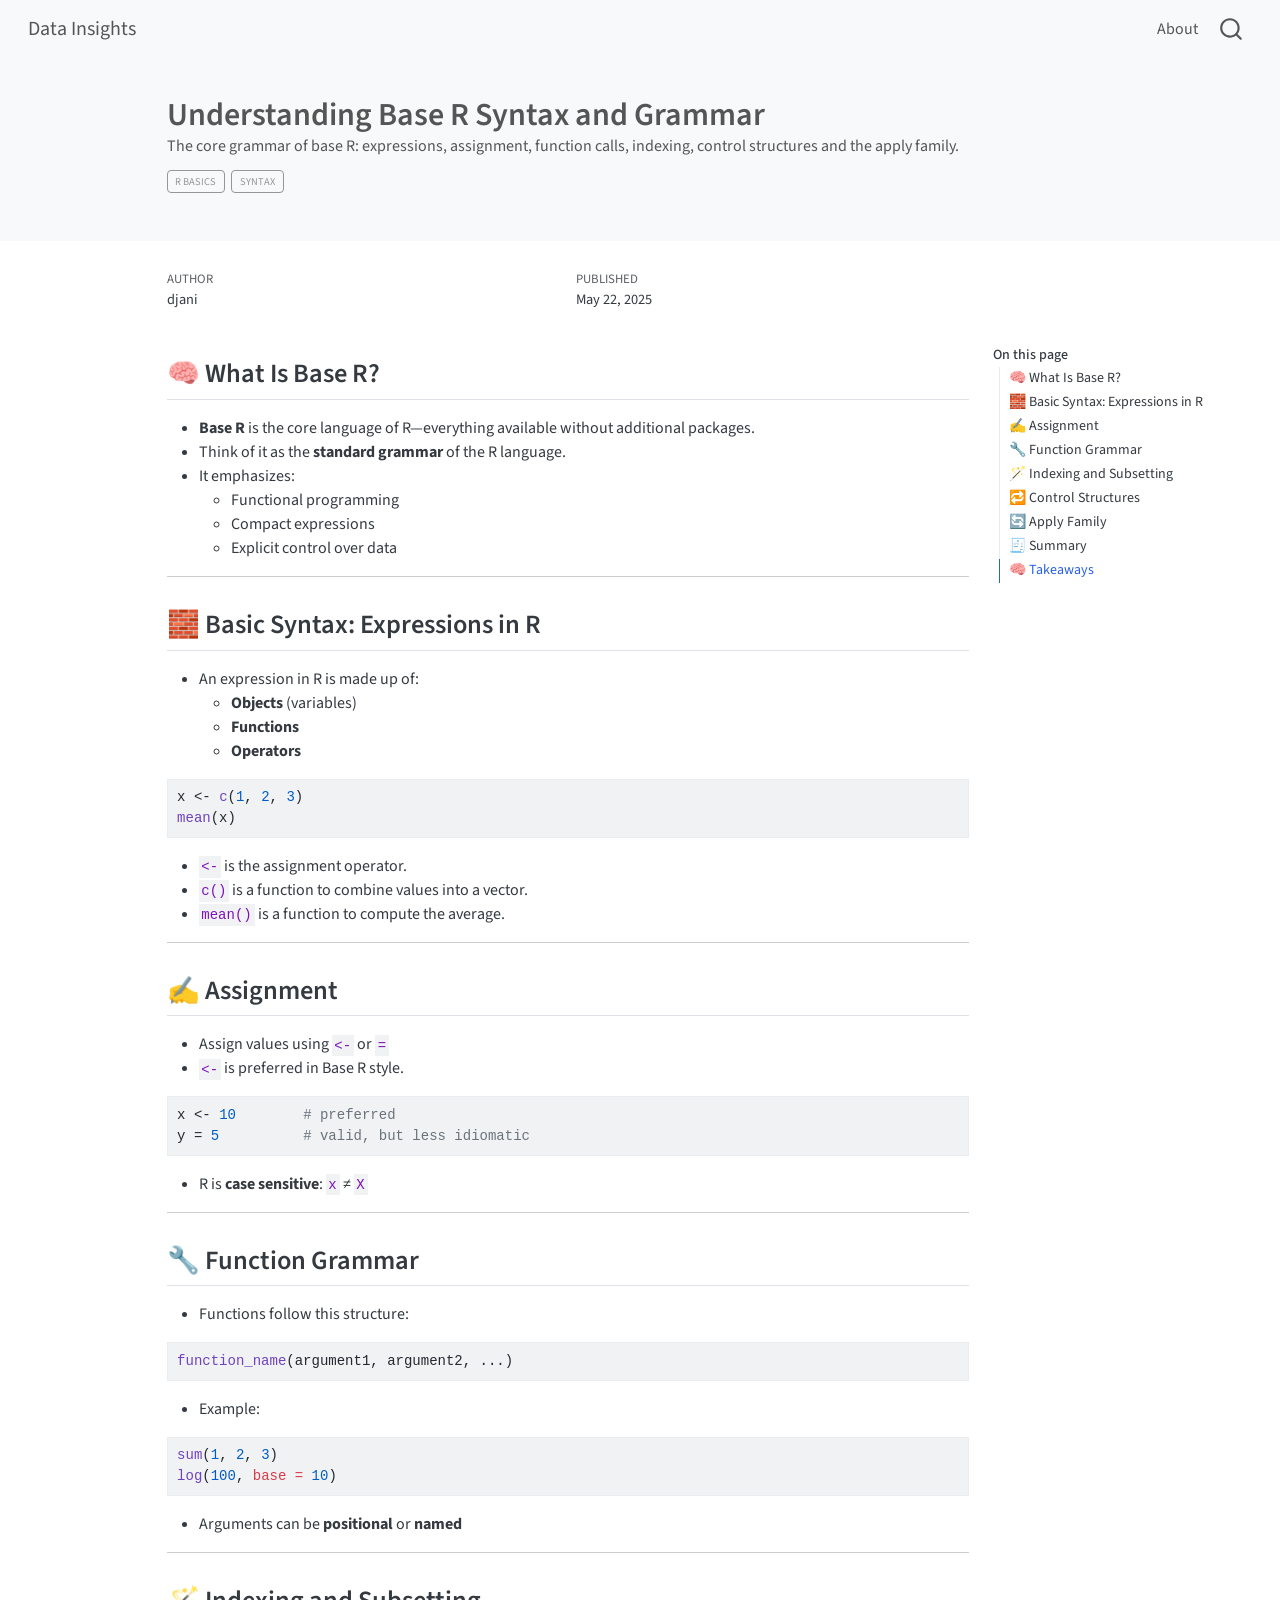
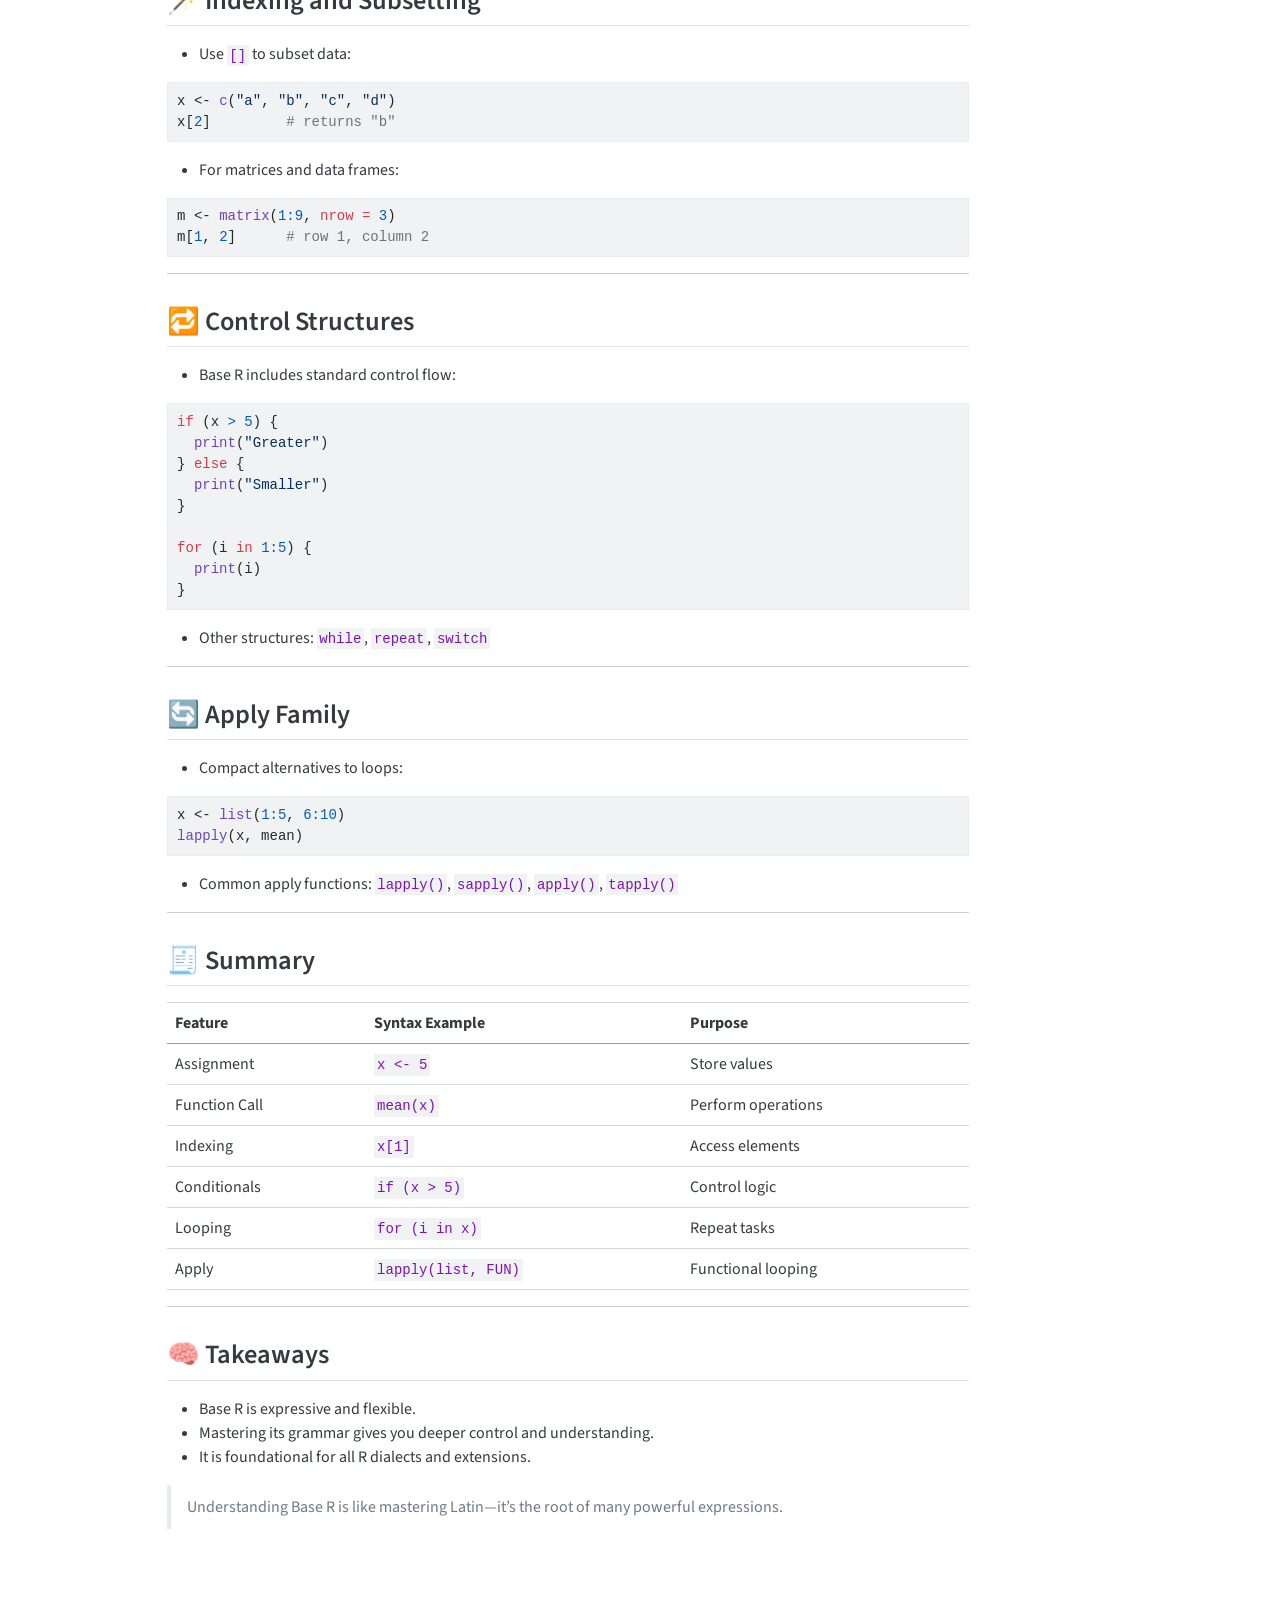
<file: posts/base-r-syntax-grammar/index.html>
<!DOCTYPE html>
<html xmlns="http://www.w3.org/1999/xhtml" lang="en" xml:lang="en"><head>

<meta charset="utf-8">
<meta name="generator" content="quarto-1.10.18">

<meta name="viewport" content="width=device-width, initial-scale=1.0, user-scalable=yes">

<meta name="author" content="djani">
<meta name="dcterms.date" content="2025-05-22">
<meta name="description" content="The core grammar of base R: expressions, assignment, function calls, indexing, control structures and the apply family.">

<title>Understanding Base R Syntax and Grammar – Data Insights</title>
<style>
/* Default styles provided by pandoc.
** See https://pandoc.org/MANUAL.html#variables-for-html for config info.
*/
span.smallcaps{font-variant: small-caps;}
div.columns{display: flex; gap: 1.5em;}
div.column{flex: auto;}
@media screen {
div.columns{gap: min(4vw, 1.5em);}
div.column{overflow-x: auto;}
}
div.hanging-indent{margin-left: 1.5em; text-indent: -1.5em;}
ul.task-list{list-style: none;}
ul.task-list li input[type="checkbox"] {
  width: 0.8em;
  margin: 0 0.8em 0.2em -1em; /* quarto-specific, see https://github.com/quarto-dev/quarto-cli/issues/4556 */ 
  vertical-align: middle;
}
/* CSS for syntax highlighting */
html { -webkit-text-size-adjust: 100%; }
pre > code.sourceCode { white-space: pre; position: relative; }
pre > code.sourceCode > span { display: inline-block; line-height: 1.25; }
pre > code.sourceCode > span:empty { height: 1.2em; }
.sourceCode { overflow: visible; }
code.sourceCode > span { color: inherit; text-decoration: inherit; }
div.sourceCode { margin: 1em 0; }
pre.sourceCode { margin: 0; }
@media screen {
div.sourceCode { overflow: auto; }
}
@media print {
pre > code.sourceCode { white-space: pre-wrap; }
pre > code.sourceCode > span { text-indent: -5em; padding-left: 5em; }
}
pre.numberSource code
  { counter-reset: source-line 0; }
pre.numberSource code > span
  { position: relative; left: -4em; counter-increment: source-line; }
pre.numberSource code > span > a:first-child::before
  { content: counter(source-line);
    position: relative; left: -1em; text-align: right; vertical-align: baseline;
    border: none; display: inline-block;
    -webkit-touch-callout: none; -webkit-user-select: none;
    -khtml-user-select: none; -moz-user-select: none;
    -ms-user-select: none; user-select: none;
    padding: 0 4px; width: 4em;
  }
pre.numberSource { margin-left: 3em;  padding-left: 4px; }
div.sourceCode
  {   }
@media screen {
pre > code.sourceCode > span > a:first-child::before { text-decoration: underline; }
}
</style>


<script src="../../site_libs/quarto-nav/quarto-nav.js"></script>
<script src="../../site_libs/quarto-nav/headroom.min.js"></script>
<script src="../../site_libs/clipboard/clipboard.min.js"></script>
<script src="../../site_libs/quarto-search/autocomplete.umd.js"></script>
<script src="../../site_libs/quarto-search/fuse.min.js"></script>
<script src="../../site_libs/quarto-search/quarto-search.js"></script>
<meta name="quarto:offset" content="../../">
<script src="../../site_libs/quarto-html/quarto.js" type="module"></script>
<script src="../../site_libs/quarto-html/tabsets/tabsets.js" type="module"></script>
<script src="../../site_libs/quarto-html/popper.min.js"></script>
<script src="../../site_libs/quarto-html/tippy.umd.min.js"></script>
<script src="../../site_libs/quarto-html/anchor.min.js"></script>
<link href="../../site_libs/quarto-html/tippy.css" rel="stylesheet">
<link href="../../site_libs/quarto-html/quarto-syntax-highlighting-bb62276ab45c84d9efd712f51ff97b5a.css" rel="stylesheet" id="quarto-text-highlighting-styles">
<script src="../../site_libs/bootstrap/bootstrap.min.js"></script>
<link href="../../site_libs/bootstrap/bootstrap-icons.css" rel="stylesheet">
<link href="../../site_libs/bootstrap/bootstrap-7f65150fa192e550e46a5ff0d318a8e5.min.css" rel="stylesheet" append-hash="true" id="quarto-bootstrap" data-mode="light">
<script id="quarto-search-options" type="application/json">{
  "location": "navbar",
  "copy-button": false,
  "collapse-after": 3,
  "panel-placement": "end",
  "type": "overlay",
  "limit": 50,
  "keyboard-shortcut": [
    "f",
    "/",
    "s"
  ],
  "show-item-context": false,
  "language": {
    "search-no-results-text": "No results",
    "search-matching-documents-text": "matching documents",
    "search-copy-link-title": "Copy link to search",
    "search-hide-matches-text": "Hide additional matches",
    "search-more-match-text": "more match in this document",
    "search-more-matches-text": "more matches in this document",
    "search-clear-button-title": "Clear",
    "search-text-placeholder": "",
    "search-detached-cancel-button-title": "Cancel",
    "search-submit-button-title": "Submit",
    "search-label": "Search"
  }
}</script>


<link rel="stylesheet" href="../../styles.css">
</head>

<body class="nav-fixed quarto-light">

<div id="quarto-search-results"></div>
  <header id="quarto-header" class="headroom fixed-top quarto-banner">
    <nav class="navbar navbar-expand-lg " data-bs-theme="dark">
      <div class="navbar-container container-fluid">
      <div class="navbar-brand-container mx-auto">
    <a class="navbar-brand" href="../../index.html">
    <span class="navbar-title">Data Insights</span>
    </a>
  </div>
            <div id="quarto-search" class="" title="Search"></div>
          <button class="navbar-toggler" type="button" data-bs-toggle="collapse" data-bs-target="#navbarCollapse" aria-controls="navbarCollapse" role="menu" aria-expanded="false" aria-label="Toggle navigation" onclick="if (window.quartoToggleHeadroom) { window.quartoToggleHeadroom(); }">
  <span class="navbar-toggler-icon"></span>
</button>
          <div class="collapse navbar-collapse" id="navbarCollapse">
            <ul class="navbar-nav navbar-nav-scroll ms-auto">
  <li class="nav-item">
    <a class="nav-link" href="../../about.html"> 
<span class="menu-text">About</span></a>
  </li>  
</ul>
          </div> <!-- /navcollapse -->
            <div class="quarto-navbar-tools">
</div>
      </div> <!-- /container-fluid -->
    </nav>
</header>
<!-- content -->
<header id="title-block-header" class="quarto-title-block default page-columns page-full">
  <div class="quarto-title-banner page-columns page-full">
    <div class="quarto-title column-body">
      <h1 class="title">Understanding Base R Syntax and Grammar</h1>
                  <div>
        <div class="description">
          The core grammar of base R: expressions, assignment, function calls, indexing, control structures and the apply family.
        </div>
      </div>
                          <div class="quarto-categories">
                <div class="quarto-category">R basics</div>
                <div class="quarto-category">syntax</div>
              </div>
                  </div>
  </div>
    
  
  <div class="quarto-title-meta">

      <div>
      <div class="quarto-title-meta-heading">Author</div>
      <div class="quarto-title-meta-contents">
               <p>djani </p>
            </div>
    </div>
      
      <div>
      <div class="quarto-title-meta-heading">Published</div>
      <div class="quarto-title-meta-contents">
        <p class="date">May 22, 2025</p>
      </div>
    </div>
    
      
    </div>
    
  
  </header><div id="quarto-content" class="quarto-container page-columns page-rows-contents page-layout-article page-navbar">
<!-- sidebar -->
<!-- margin-sidebar -->
    <div id="quarto-margin-sidebar" class="sidebar margin-sidebar">
        <nav id="TOC" role="doc-toc" class="toc-active">
    <h2 id="toc-title">On this page</h2>
   
  <ul class="collapse">
  <li><a href="#what-is-base-r" id="toc-what-is-base-r" class="nav-link active" data-scroll-target="#what-is-base-r">🧠 What Is Base R?</a></li>
  <li><a href="#basic-syntax-expressions-in-r" id="toc-basic-syntax-expressions-in-r" class="nav-link" data-scroll-target="#basic-syntax-expressions-in-r">🧱 Basic Syntax: Expressions in R</a></li>
  <li><a href="#assignment" id="toc-assignment" class="nav-link" data-scroll-target="#assignment">✍️ Assignment</a></li>
  <li><a href="#function-grammar" id="toc-function-grammar" class="nav-link" data-scroll-target="#function-grammar">🔧 Function Grammar</a></li>
  <li><a href="#indexing-and-subsetting" id="toc-indexing-and-subsetting" class="nav-link" data-scroll-target="#indexing-and-subsetting">🪄 Indexing and Subsetting</a></li>
  <li><a href="#control-structures" id="toc-control-structures" class="nav-link" data-scroll-target="#control-structures">🔁 Control Structures</a></li>
  <li><a href="#apply-family" id="toc-apply-family" class="nav-link" data-scroll-target="#apply-family">🔄 Apply Family</a></li>
  <li><a href="#summary" id="toc-summary" class="nav-link" data-scroll-target="#summary">🧾 Summary</a></li>
  <li><a href="#takeaways" id="toc-takeaways" class="nav-link" data-scroll-target="#takeaways">🧠 Takeaways</a></li>
  </ul>
</nav>
    </div>
<!-- main -->
<main class="content quarto-banner-title-block" id="quarto-document-content">





<section id="what-is-base-r" class="level2">
<h2 class="anchored" data-anchor-id="what-is-base-r">🧠 What Is Base R?</h2>
<ul>
<li><strong>Base R</strong> is the core language of R—everything available without additional packages.</li>
<li>Think of it as the <strong>standard grammar</strong> of the R language.</li>
<li>It emphasizes:
<ul>
<li>Functional programming</li>
<li>Compact expressions</li>
<li>Explicit control over data</li>
</ul></li>
</ul>
<hr>
</section>
<section id="basic-syntax-expressions-in-r" class="level2">
<h2 class="anchored" data-anchor-id="basic-syntax-expressions-in-r">🧱 Basic Syntax: Expressions in R</h2>
<ul>
<li>An expression in R is made up of:
<ul>
<li><strong>Objects</strong> (variables)</li>
<li><strong>Functions</strong></li>
<li><strong>Operators</strong></li>
</ul></li>
</ul>
<div class="code-copy-outer-scaffold"><div class="sourceCode" id="cb1"><pre class="sourceCode r code-with-copy"><code class="sourceCode r"><span id="cb1-1"><a href="#cb1-1" aria-hidden="true" tabindex="-1"></a>x <span class="ot">&lt;-</span> <span class="fu">c</span>(<span class="dv">1</span>, <span class="dv">2</span>, <span class="dv">3</span>)</span>
<span id="cb1-2"><a href="#cb1-2" aria-hidden="true" tabindex="-1"></a><span class="fu">mean</span>(x)</span></code></pre></div><button title="Copy to Clipboard" class="code-copy-button"><i class="bi"></i></button></div>
<ul>
<li><code>&lt;-</code> is the assignment operator.</li>
<li><code>c()</code> is a function to combine values into a vector.</li>
<li><code>mean()</code> is a function to compute the average.</li>
</ul>
<hr>
</section>
<section id="assignment" class="level2">
<h2 class="anchored" data-anchor-id="assignment">✍️ Assignment</h2>
<ul>
<li>Assign values using <code>&lt;-</code> or <code>=</code></li>
<li><code>&lt;-</code> is preferred in Base R style.</li>
</ul>
<div class="code-copy-outer-scaffold"><div class="sourceCode" id="cb2"><pre class="sourceCode r code-with-copy"><code class="sourceCode r"><span id="cb2-1"><a href="#cb2-1" aria-hidden="true" tabindex="-1"></a>x <span class="ot">&lt;-</span> <span class="dv">10</span>        <span class="co"># preferred</span></span>
<span id="cb2-2"><a href="#cb2-2" aria-hidden="true" tabindex="-1"></a>y <span class="ot">=</span> <span class="dv">5</span>          <span class="co"># valid, but less idiomatic</span></span></code></pre></div><button title="Copy to Clipboard" class="code-copy-button"><i class="bi"></i></button></div>
<ul>
<li>R is <strong>case sensitive</strong>: <code>x</code> ≠ <code>X</code></li>
</ul>
<hr>
</section>
<section id="function-grammar" class="level2">
<h2 class="anchored" data-anchor-id="function-grammar">🔧 Function Grammar</h2>
<ul>
<li>Functions follow this structure:</li>
</ul>
<div class="code-copy-outer-scaffold"><div class="sourceCode" id="cb3"><pre class="sourceCode r code-with-copy"><code class="sourceCode r"><span id="cb3-1"><a href="#cb3-1" aria-hidden="true" tabindex="-1"></a><span class="fu">function_name</span>(argument1, argument2, ...)</span></code></pre></div><button title="Copy to Clipboard" class="code-copy-button"><i class="bi"></i></button></div>
<ul>
<li>Example:</li>
</ul>
<div class="code-copy-outer-scaffold"><div class="sourceCode" id="cb4"><pre class="sourceCode r code-with-copy"><code class="sourceCode r"><span id="cb4-1"><a href="#cb4-1" aria-hidden="true" tabindex="-1"></a><span class="fu">sum</span>(<span class="dv">1</span>, <span class="dv">2</span>, <span class="dv">3</span>)</span>
<span id="cb4-2"><a href="#cb4-2" aria-hidden="true" tabindex="-1"></a><span class="fu">log</span>(<span class="dv">100</span>, <span class="at">base =</span> <span class="dv">10</span>)</span></code></pre></div><button title="Copy to Clipboard" class="code-copy-button"><i class="bi"></i></button></div>
<ul>
<li>Arguments can be <strong>positional</strong> or <strong>named</strong></li>
</ul>
<hr>
</section>
<section id="indexing-and-subsetting" class="level2">
<h2 class="anchored" data-anchor-id="indexing-and-subsetting">🪄 Indexing and Subsetting</h2>
<ul>
<li>Use <code>[]</code> to subset data:</li>
</ul>
<div class="code-copy-outer-scaffold"><div class="sourceCode" id="cb5"><pre class="sourceCode r code-with-copy"><code class="sourceCode r"><span id="cb5-1"><a href="#cb5-1" aria-hidden="true" tabindex="-1"></a>x <span class="ot">&lt;-</span> <span class="fu">c</span>(<span class="st">"a"</span>, <span class="st">"b"</span>, <span class="st">"c"</span>, <span class="st">"d"</span>)</span>
<span id="cb5-2"><a href="#cb5-2" aria-hidden="true" tabindex="-1"></a>x[<span class="dv">2</span>]         <span class="co"># returns "b"</span></span></code></pre></div><button title="Copy to Clipboard" class="code-copy-button"><i class="bi"></i></button></div>
<ul>
<li>For matrices and data frames:</li>
</ul>
<div class="code-copy-outer-scaffold"><div class="sourceCode" id="cb6"><pre class="sourceCode r code-with-copy"><code class="sourceCode r"><span id="cb6-1"><a href="#cb6-1" aria-hidden="true" tabindex="-1"></a>m <span class="ot">&lt;-</span> <span class="fu">matrix</span>(<span class="dv">1</span><span class="sc">:</span><span class="dv">9</span>, <span class="at">nrow =</span> <span class="dv">3</span>)</span>
<span id="cb6-2"><a href="#cb6-2" aria-hidden="true" tabindex="-1"></a>m[<span class="dv">1</span>, <span class="dv">2</span>]      <span class="co"># row 1, column 2</span></span></code></pre></div><button title="Copy to Clipboard" class="code-copy-button"><i class="bi"></i></button></div>
<hr>
</section>
<section id="control-structures" class="level2">
<h2 class="anchored" data-anchor-id="control-structures">🔁 Control Structures</h2>
<ul>
<li>Base R includes standard control flow:</li>
</ul>
<div class="code-copy-outer-scaffold"><div class="sourceCode" id="cb7"><pre class="sourceCode r code-with-copy"><code class="sourceCode r"><span id="cb7-1"><a href="#cb7-1" aria-hidden="true" tabindex="-1"></a><span class="cf">if</span> (x <span class="sc">&gt;</span> <span class="dv">5</span>) {</span>
<span id="cb7-2"><a href="#cb7-2" aria-hidden="true" tabindex="-1"></a>  <span class="fu">print</span>(<span class="st">"Greater"</span>)</span>
<span id="cb7-3"><a href="#cb7-3" aria-hidden="true" tabindex="-1"></a>} <span class="cf">else</span> {</span>
<span id="cb7-4"><a href="#cb7-4" aria-hidden="true" tabindex="-1"></a>  <span class="fu">print</span>(<span class="st">"Smaller"</span>)</span>
<span id="cb7-5"><a href="#cb7-5" aria-hidden="true" tabindex="-1"></a>}</span>
<span id="cb7-6"><a href="#cb7-6" aria-hidden="true" tabindex="-1"></a></span>
<span id="cb7-7"><a href="#cb7-7" aria-hidden="true" tabindex="-1"></a><span class="cf">for</span> (i <span class="cf">in</span> <span class="dv">1</span><span class="sc">:</span><span class="dv">5</span>) {</span>
<span id="cb7-8"><a href="#cb7-8" aria-hidden="true" tabindex="-1"></a>  <span class="fu">print</span>(i)</span>
<span id="cb7-9"><a href="#cb7-9" aria-hidden="true" tabindex="-1"></a>}</span></code></pre></div><button title="Copy to Clipboard" class="code-copy-button"><i class="bi"></i></button></div>
<ul>
<li>Other structures: <code>while</code>, <code>repeat</code>, <code>switch</code></li>
</ul>
<hr>
</section>
<section id="apply-family" class="level2">
<h2 class="anchored" data-anchor-id="apply-family">🔄 Apply Family</h2>
<ul>
<li>Compact alternatives to loops:</li>
</ul>
<div class="code-copy-outer-scaffold"><div class="sourceCode" id="cb8"><pre class="sourceCode r code-with-copy"><code class="sourceCode r"><span id="cb8-1"><a href="#cb8-1" aria-hidden="true" tabindex="-1"></a>x <span class="ot">&lt;-</span> <span class="fu">list</span>(<span class="dv">1</span><span class="sc">:</span><span class="dv">5</span>, <span class="dv">6</span><span class="sc">:</span><span class="dv">10</span>)</span>
<span id="cb8-2"><a href="#cb8-2" aria-hidden="true" tabindex="-1"></a><span class="fu">lapply</span>(x, mean)</span></code></pre></div><button title="Copy to Clipboard" class="code-copy-button"><i class="bi"></i></button></div>
<ul>
<li>Common apply functions: <code>lapply()</code>, <code>sapply()</code>, <code>apply()</code>, <code>tapply()</code></li>
</ul>
<hr>
</section>
<section id="summary" class="level2">
<h2 class="anchored" data-anchor-id="summary">🧾 Summary</h2>
<table class="caption-top table">
<thead>
<tr class="header">
<th>Feature</th>
<th>Syntax Example</th>
<th>Purpose</th>
</tr>
</thead>
<tbody>
<tr class="odd">
<td>Assignment</td>
<td><code>x &lt;- 5</code></td>
<td>Store values</td>
</tr>
<tr class="even">
<td>Function Call</td>
<td><code>mean(x)</code></td>
<td>Perform operations</td>
</tr>
<tr class="odd">
<td>Indexing</td>
<td><code>x[1]</code></td>
<td>Access elements</td>
</tr>
<tr class="even">
<td>Conditionals</td>
<td><code>if (x &gt; 5)</code></td>
<td>Control logic</td>
</tr>
<tr class="odd">
<td>Looping</td>
<td><code>for (i in x)</code></td>
<td>Repeat tasks</td>
</tr>
<tr class="even">
<td>Apply</td>
<td><code>lapply(list, FUN)</code></td>
<td>Functional looping</td>
</tr>
</tbody>
</table>
<hr>
</section>
<section id="takeaways" class="level2">
<h2 class="anchored" data-anchor-id="takeaways">🧠 Takeaways</h2>
<ul>
<li>Base R is expressive and flexible.</li>
<li>Mastering its grammar gives you deeper control and understanding.</li>
<li>It is foundational for all R dialects and extensions.</li>
</ul>
<blockquote class="blockquote">
<p>Understanding Base R is like mastering Latin—it’s the root of many powerful expressions.</p>
</blockquote>


</section>

</main> <!-- /main -->
<script id="quarto-html-after-body" type="application/javascript">
  window.document.addEventListener("DOMContentLoaded", function (event) {
    const icon = "";
    const anchorJS = new window.AnchorJS();
    anchorJS.options = {
      placement: 'right',
      icon: icon
    };
    anchorJS.add('.anchored');
    const isCodeAnnotation = (el) => {
      for (const clz of el.classList) {
        if (clz.startsWith('code-annotation-')) {                     
          return true;
        }
      }
      return false;
    }
    const onCopySuccess = function(e) {
      // button target
      const button = e.trigger;
      // don't keep focus
      button.blur();
      // flash "checked"
      button.classList.add('code-copy-button-checked');
      var currentTitle = button.getAttribute("title");
      button.setAttribute("title", "Copied!");
      let tooltip;
      if (window.bootstrap) {
        button.setAttribute("data-bs-toggle", "tooltip");
        button.setAttribute("data-bs-placement", "left");
        button.setAttribute("data-bs-title", "Copied!");
        tooltip = new bootstrap.Tooltip(button, 
          { trigger: "manual", 
            customClass: "code-copy-button-tooltip",
            offset: [0, -8]});
        tooltip.show();    
      }
      setTimeout(function() {
        if (tooltip) {
          tooltip.hide();
          button.removeAttribute("data-bs-title");
          button.removeAttribute("data-bs-toggle");
          button.removeAttribute("data-bs-placement");
        }
        button.setAttribute("title", currentTitle);
        button.classList.remove('code-copy-button-checked');
      }, 1000);
      // clear code selection
      e.clearSelection();
    }
    const getTextToCopy = function(trigger) {
      const outerScaffold = trigger.parentElement.cloneNode(true);
      const codeEl = outerScaffold.querySelector('code');
      for (const childEl of codeEl.children) {
        if (isCodeAnnotation(childEl)) {
          childEl.remove();
        }
      }
      return codeEl.innerText;
    }
    const clipboard = new window.ClipboardJS('.code-copy-button:not([data-in-quarto-modal])', {
      text: getTextToCopy
    });
    clipboard.on('success', onCopySuccess);
    if (window.document.getElementById('quarto-embedded-source-code-modal')) {
      const clipboardModal = new window.ClipboardJS('.code-copy-button[data-in-quarto-modal]', {
        text: getTextToCopy,
        container: window.document.getElementById('quarto-embedded-source-code-modal')
      });
      clipboardModal.on('success', onCopySuccess);
    }
      var localhostRegex = new RegExp(/^(?:http|https):\/\/localhost\:?[0-9]*\//);
      var mailtoRegex = new RegExp(/^mailto:/);
        var filterRegex = new RegExp('/' + window.location.host + '/');
      var isInternal = (href) => {
          return filterRegex.test(href) || localhostRegex.test(href) || mailtoRegex.test(href);
      }
      // Inspect non-navigation links and adorn them if external
     var links = window.document.querySelectorAll('a[href]:not(.nav-link):not(.navbar-brand):not(.toc-action):not(.sidebar-link):not(.sidebar-item-toggle):not(.pagination-link):not(.no-external):not([aria-hidden]):not(.dropdown-item):not(.quarto-navigation-tool):not(.about-link)');
      for (var i=0; i<links.length; i++) {
        const link = links[i];
        if (!isInternal(link.href)) {
          // undo the damage that might have been done by quarto-nav.js in the case of
          // links that we want to consider external
          if (link.dataset.originalHref !== undefined) {
            link.href = link.dataset.originalHref;
          }
        }
      }
    function tippyHover(el, contentFn, onTriggerFn, onUntriggerFn) {
      const config = {
        allowHTML: true,
        maxWidth: 500,
        delay: 100,
        arrow: false,
        appendTo: function(el) {
            return el.parentElement;
        },
        interactive: true,
        interactiveBorder: 10,
        theme: 'quarto',
        placement: 'bottom-start',
      };
      if (contentFn) {
        config.content = contentFn;
      }
      if (onTriggerFn) {
        config.onTrigger = onTriggerFn;
      }
      if (onUntriggerFn) {
        config.onUntrigger = onUntriggerFn;
      }
      window.tippy(el, config); 
    }
    const noterefs = window.document.querySelectorAll('a[role="doc-noteref"]');
    for (var i=0; i<noterefs.length; i++) {
      const ref = noterefs[i];
      tippyHover(ref, function() {
        // use id or data attribute instead here
        let href = ref.getAttribute('data-footnote-href') || ref.getAttribute('href');
        try { href = new URL(href).hash; } catch {}
        const id = href.replace(/^#\/?/, "");
        const note = window.document.getElementById(id);
        if (note) {
          return note.innerHTML;
        } else {
          return "";
        }
      });
    }
    const xrefs = window.document.querySelectorAll('a.quarto-xref');
    const processXRef = (id, note) => {
      // Strip column container classes
      const stripColumnClz = (el) => {
        el.classList.remove("page-full", "page-columns");
        if (el.children) {
          for (const child of el.children) {
            stripColumnClz(child);
          }
        }
      }
      stripColumnClz(note)
      if (id === null || id.startsWith('sec-')) {
        // Special case sections, only their first couple elements
        const container = document.createElement("div");
        if (note.children && note.children.length > 2) {
          container.appendChild(note.children[0].cloneNode(true));
          for (let i = 1; i < note.children.length; i++) {
            const child = note.children[i];
            if (child.tagName === "P" && child.innerText === "") {
              continue;
            } else {
              container.appendChild(child.cloneNode(true));
              break;
            }
          }
          if (window.Quarto?.typesetMath) {
            window.Quarto.typesetMath(container);
          }
          return container.innerHTML
        } else {
          if (window.Quarto?.typesetMath) {
            window.Quarto.typesetMath(note);
          }
          return note.innerHTML;
        }
      } else {
        // Remove any anchor links if they are present
        const anchorLink = note.querySelector('a.anchorjs-link');
        if (anchorLink) {
          anchorLink.remove();
        }
        if (window.Quarto?.typesetMath) {
          window.Quarto.typesetMath(note);
        }
        if (note.classList.contains("callout")) {
          return note.outerHTML;
        } else {
          return note.innerHTML;
        }
      }
    }
    for (var i=0; i<xrefs.length; i++) {
      const xref = xrefs[i];
      tippyHover(xref, undefined, function(instance) {
        instance.disable();
        let url = xref.getAttribute('href');
        let hash = undefined; 
        if (url.startsWith('#')) {
          hash = url;
        } else {
          try { hash = new URL(url).hash; } catch {}
        }
        if (hash) {
          const id = hash.replace(/^#\/?/, "");
          const note = window.document.getElementById(id);
          if (note !== null) {
            try {
              const html = processXRef(id, note.cloneNode(true));
              instance.setContent(html);
            } finally {
              instance.enable();
              instance.show();
            }
          } else {
            // See if we can fetch this
            fetch(url.split('#')[0])
            .then(res => res.text())
            .then(html => {
              const parser = new DOMParser();
              const htmlDoc = parser.parseFromString(html, "text/html");
              const note = htmlDoc.getElementById(id);
              if (note !== null) {
                const html = processXRef(id, note);
                instance.setContent(html);
              } 
            }).finally(() => {
              instance.enable();
              instance.show();
            });
          }
        } else {
          // See if we can fetch a full url (with no hash to target)
          // This is a special case and we should probably do some content thinning / targeting
          fetch(url)
          .then(res => res.text())
          .then(html => {
            const parser = new DOMParser();
            const htmlDoc = parser.parseFromString(html, "text/html");
            const note = htmlDoc.querySelector('main.content');
            if (note !== null) {
              // This should only happen for chapter cross references
              // (since there is no id in the URL)
              // remove the first header
              if (note.children.length > 0 && note.children[0].tagName === "HEADER") {
                note.children[0].remove();
              }
              const html = processXRef(null, note);
              instance.setContent(html);
            } 
          }).finally(() => {
            instance.enable();
            instance.show();
          });
        }
      }, function(instance) {
      });
    }
        let selectedAnnoteEl;
        const selectorForAnnotation = ( cell, annotation) => {
          let cellAttr = 'data-code-cell="' + cell + '"';
          let lineAttr = 'data-code-annotation="' +  annotation + '"';
          const selector = 'span[' + cellAttr + '][' + lineAttr + ']';
          return selector;
        }
        const selectCodeLines = (annoteEl) => {
          const doc = window.document;
          const targetCell = annoteEl.getAttribute("data-target-cell");
          const targetAnnotation = annoteEl.getAttribute("data-target-annotation");
          const annoteSpan = window.document.querySelector(selectorForAnnotation(targetCell, targetAnnotation));
          const lines = annoteSpan.getAttribute("data-code-lines").split(",");
          const lineIds = lines.map((line) => {
            return targetCell + "-" + line;
          })
          let top = null;
          let height = null;
          let parent = null;
          if (lineIds.length > 0) {
              //compute the position of the single el (top and bottom and make a div)
              const el = window.document.getElementById(lineIds[0]);
              top = el.offsetTop;
              height = el.offsetHeight;
              parent = el.parentElement.parentElement;
            if (lineIds.length > 1) {
              const lastEl = window.document.getElementById(lineIds[lineIds.length - 1]);
              const bottom = lastEl.offsetTop + lastEl.offsetHeight;
              height = bottom - top;
            }
            if (top !== null && height !== null && parent !== null) {
              // cook up a div (if necessary) and position it 
              let div = window.document.getElementById("code-annotation-line-highlight");
              if (div === null) {
                div = window.document.createElement("div");
                div.setAttribute("id", "code-annotation-line-highlight");
                div.style.position = 'absolute';
                parent.appendChild(div);
              }
              div.style.top = top - 2 + "px";
              div.style.height = height + 4 + "px";
              div.style.left = 0;
              let gutterDiv = window.document.getElementById("code-annotation-line-highlight-gutter");
              if (gutterDiv === null) {
                gutterDiv = window.document.createElement("div");
                gutterDiv.setAttribute("id", "code-annotation-line-highlight-gutter");
                gutterDiv.style.position = 'absolute';
                const codeCell = window.document.getElementById(targetCell);
                const gutter = codeCell.querySelector('.code-annotation-gutter');
                gutter.appendChild(gutterDiv);
              }
              gutterDiv.style.top = top - 2 + "px";
              gutterDiv.style.height = height + 4 + "px";
            }
            selectedAnnoteEl = annoteEl;
          }
        };
        const unselectCodeLines = () => {
          const elementsIds = ["code-annotation-line-highlight", "code-annotation-line-highlight-gutter"];
          elementsIds.forEach((elId) => {
            const div = window.document.getElementById(elId);
            if (div) {
              div.remove();
            }
          });
          selectedAnnoteEl = undefined;
        };
          // Handle positioning of the toggle
      window.addEventListener(
        "resize",
        throttle(() => {
          elRect = undefined;
          if (selectedAnnoteEl) {
            selectCodeLines(selectedAnnoteEl);
          }
        }, 10)
      );
      function throttle(fn, ms) {
      let throttle = false;
      let timer;
        return (...args) => {
          if(!throttle) { // first call gets through
              fn.apply(this, args);
              throttle = true;
          } else { // all the others get throttled
              if(timer) clearTimeout(timer); // cancel #2
              timer = setTimeout(() => {
                fn.apply(this, args);
                timer = throttle = false;
              }, ms);
          }
        };
      }
        // Attach click handler to the DT
        const annoteDls = window.document.querySelectorAll('dt[data-target-cell]');
        for (const annoteDlNode of annoteDls) {
          annoteDlNode.addEventListener('click', (event) => {
            const clickedEl = event.target;
            if (clickedEl !== selectedAnnoteEl) {
              unselectCodeLines();
              const activeEl = window.document.querySelector('dt[data-target-cell].code-annotation-active');
              if (activeEl) {
                activeEl.classList.remove('code-annotation-active');
              }
              selectCodeLines(clickedEl);
              clickedEl.classList.add('code-annotation-active');
            } else {
              // Unselect the line
              unselectCodeLines();
              clickedEl.classList.remove('code-annotation-active');
            }
          });
        }
    const findCites = (el) => {
      const parentEl = el.parentElement;
      if (parentEl) {
        const cites = parentEl.dataset.cites;
        if (cites) {
          return {
            el,
            cites: cites.split(' ')
          };
        } else {
          return findCites(el.parentElement)
        }
      } else {
        return undefined;
      }
    };
    var bibliorefs = window.document.querySelectorAll('a[role="doc-biblioref"]');
    for (var i=0; i<bibliorefs.length; i++) {
      const ref = bibliorefs[i];
      const citeInfo = findCites(ref);
      if (citeInfo) {
        tippyHover(citeInfo.el, function() {
          var popup = window.document.createElement('div');
          citeInfo.cites.forEach(function(cite) {
            var citeDiv = window.document.createElement('div');
            citeDiv.classList.add('hanging-indent');
            citeDiv.classList.add('csl-entry');
            var biblioDiv = window.document.getElementById('ref-' + cite);
            if (biblioDiv) {
              citeDiv.innerHTML = biblioDiv.innerHTML;
            }
            popup.appendChild(citeDiv);
          });
          return popup.innerHTML;
        });
      }
    }
  });
  </script>
</div> <!-- /content -->




</body></html>
</file>
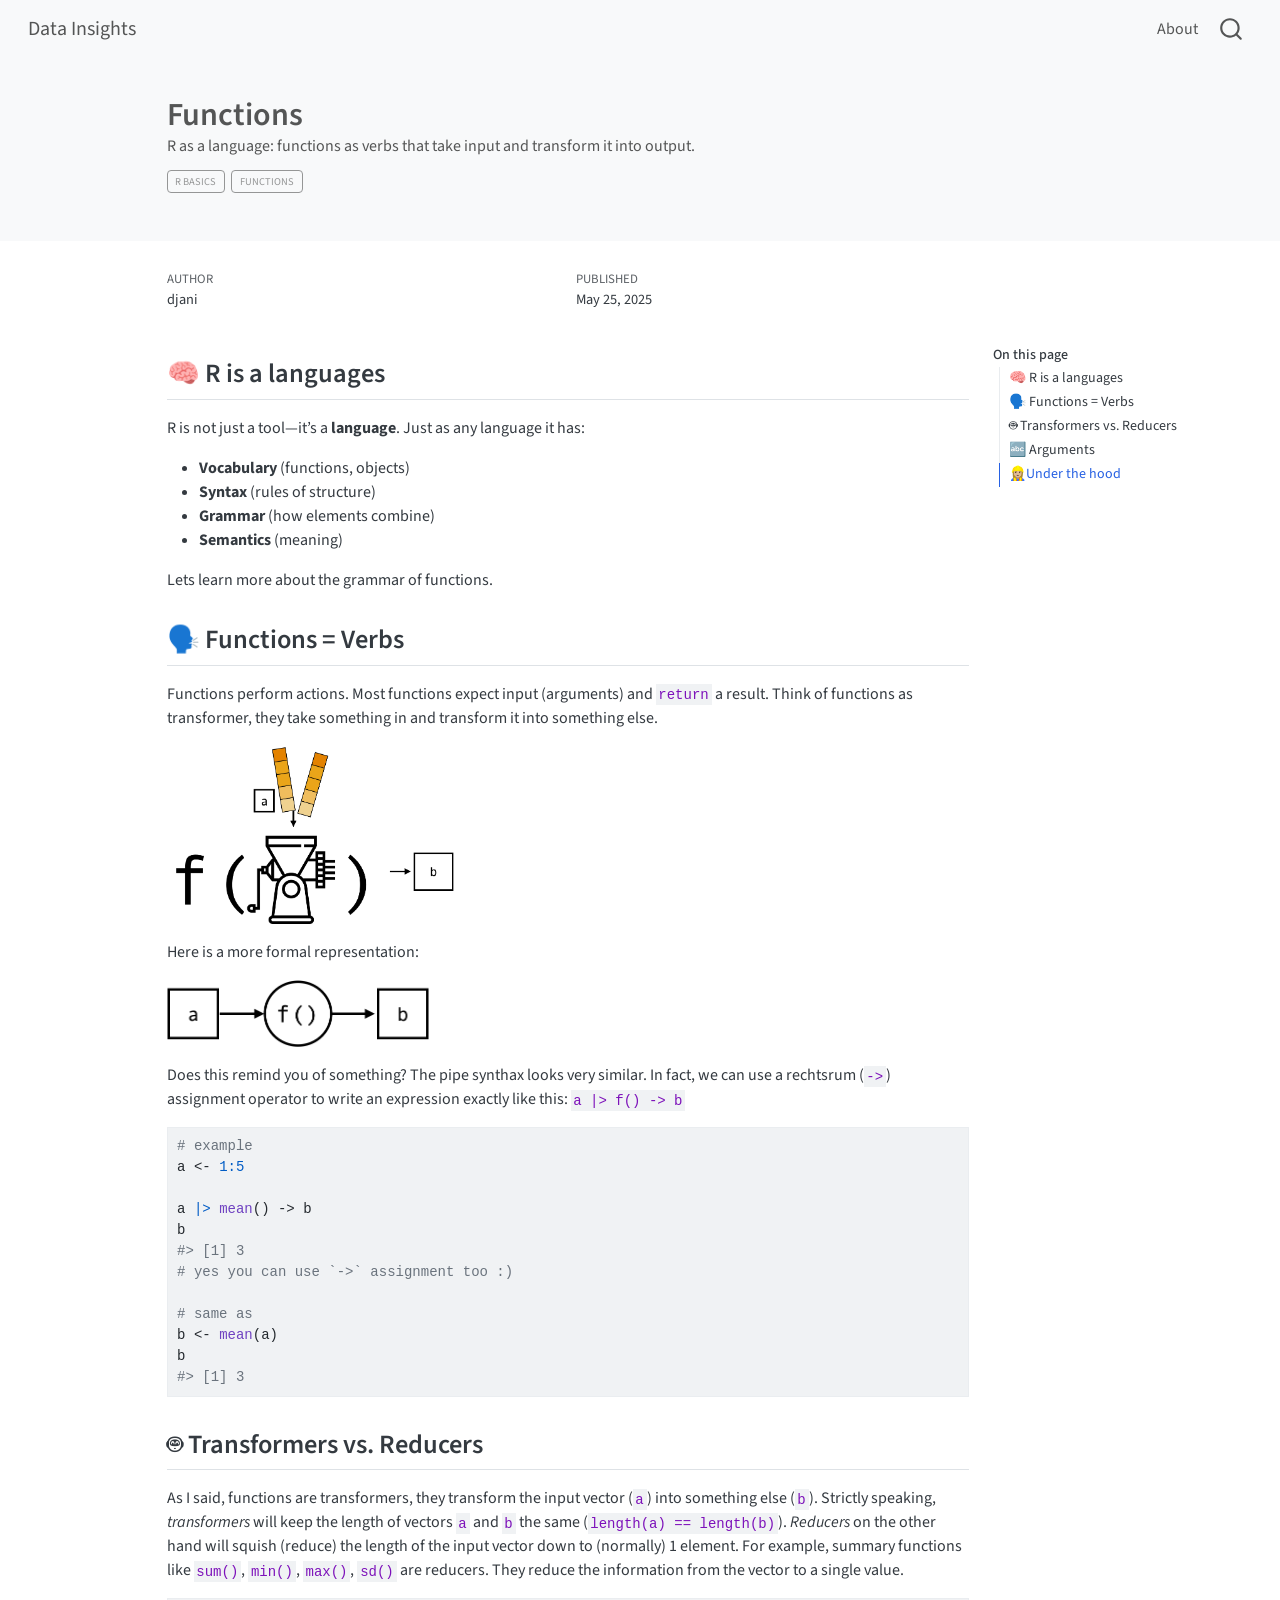
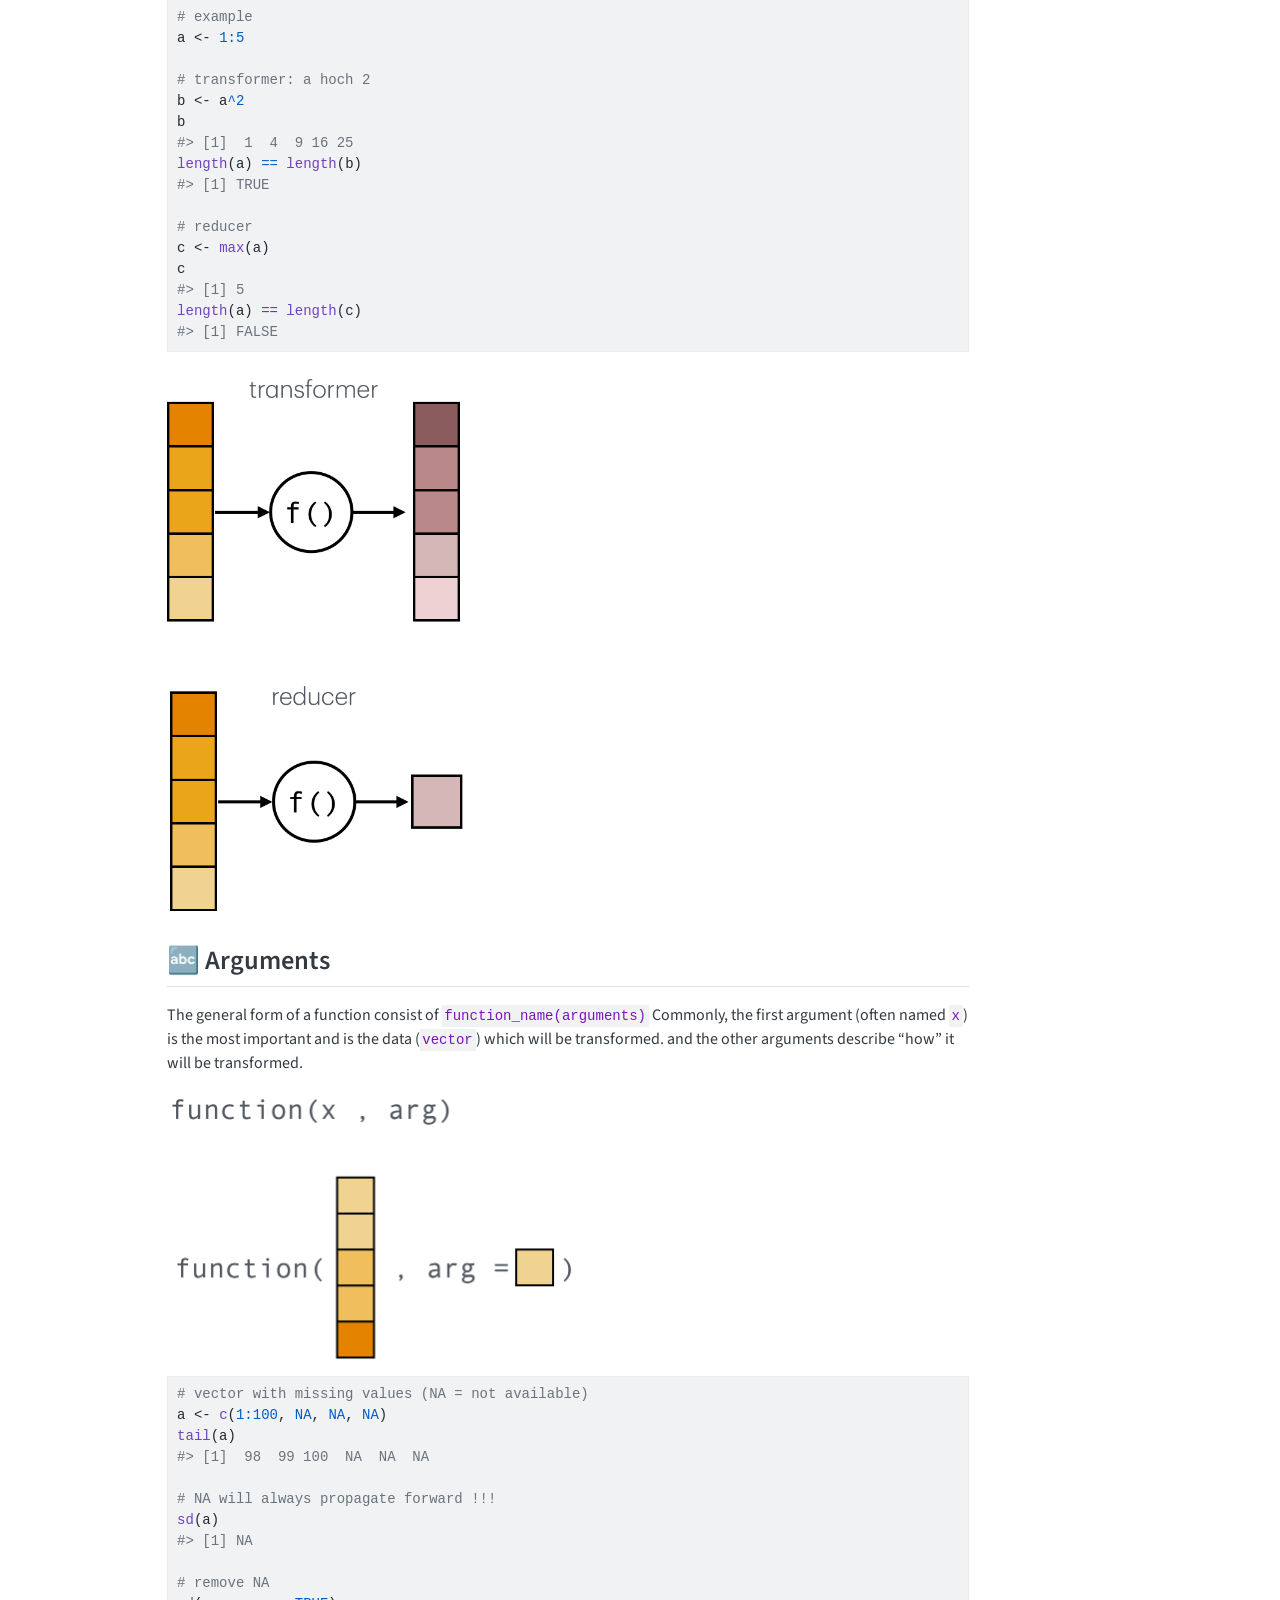
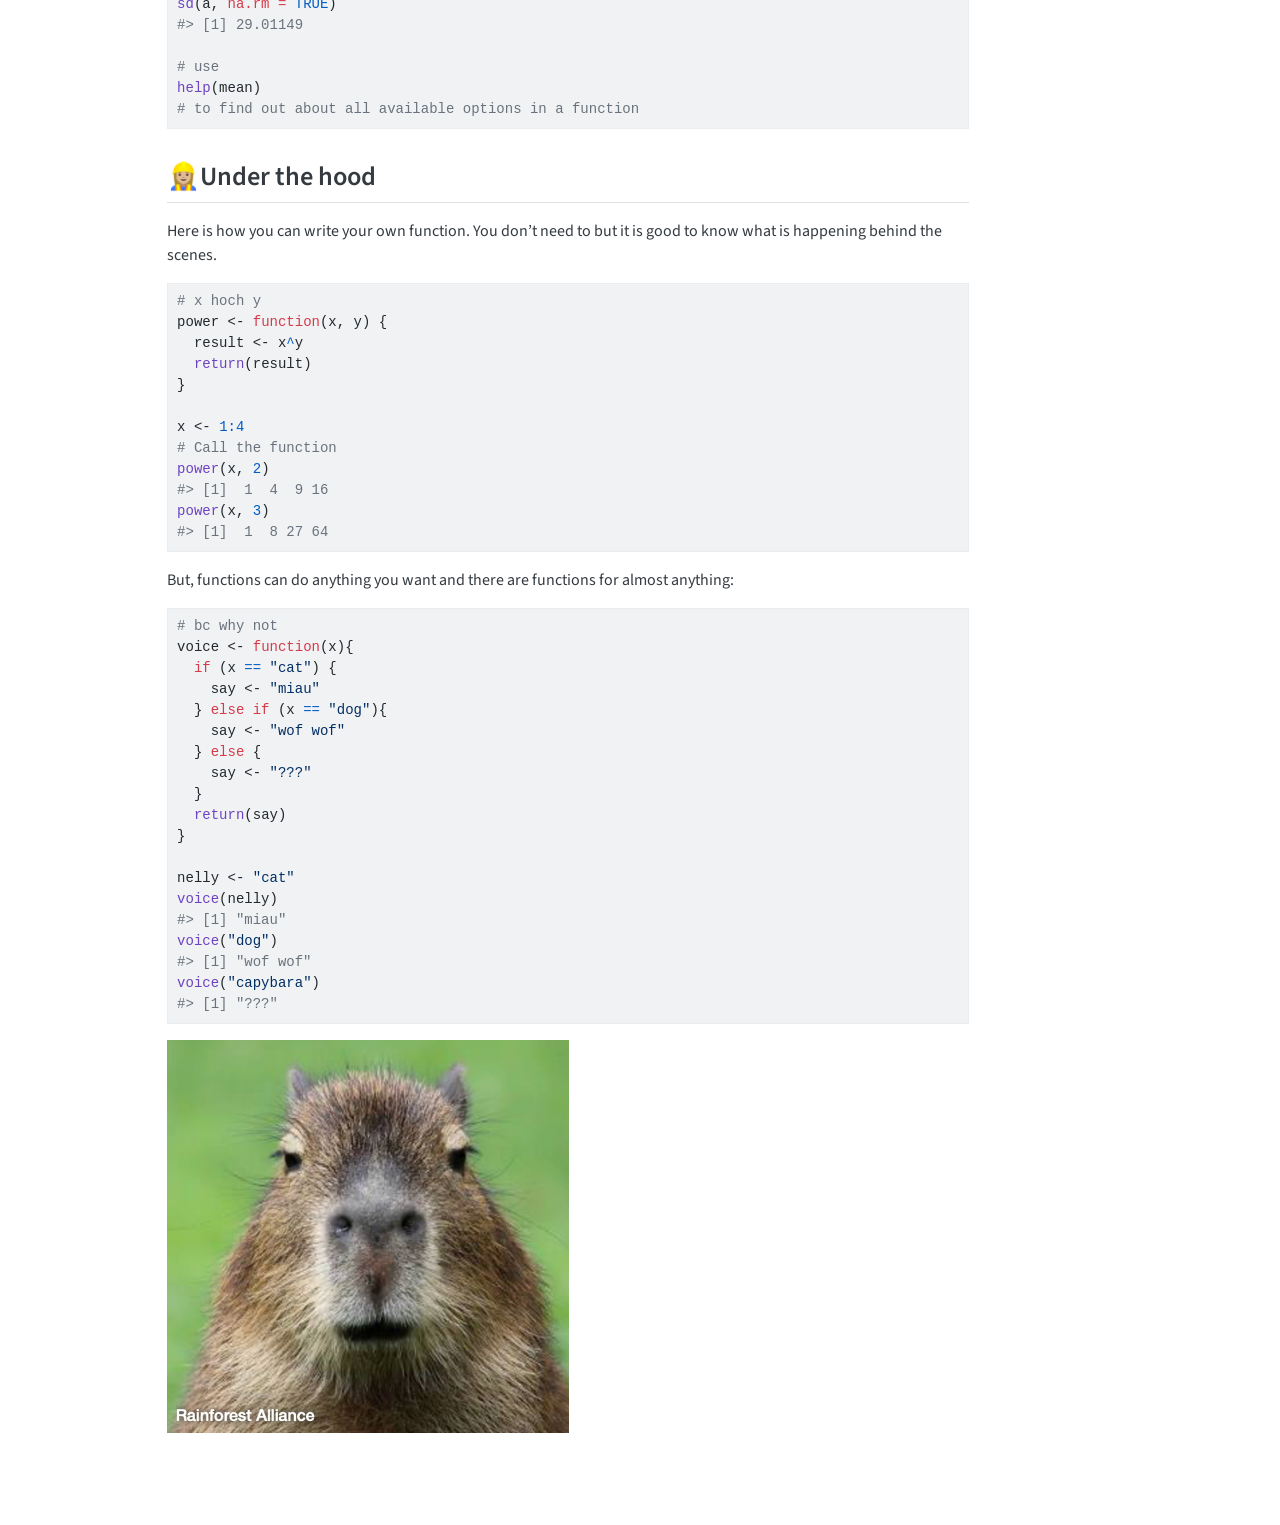
<file: posts/functions/index.html>
<!DOCTYPE html>
<html xmlns="http://www.w3.org/1999/xhtml" lang="en" xml:lang="en"><head>

<meta charset="utf-8">
<meta name="generator" content="quarto-1.10.18">

<meta name="viewport" content="width=device-width, initial-scale=1.0, user-scalable=yes">

<meta name="author" content="djani">
<meta name="dcterms.date" content="2025-05-25">
<meta name="description" content="R as a language: functions as verbs that take input and transform it into output.">

<title>Functions – Data Insights</title>
<style>
/* Default styles provided by pandoc.
** See https://pandoc.org/MANUAL.html#variables-for-html for config info.
*/
span.smallcaps{font-variant: small-caps;}
div.columns{display: flex; gap: 1.5em;}
div.column{flex: auto;}
@media screen {
div.columns{gap: min(4vw, 1.5em);}
div.column{overflow-x: auto;}
}
div.hanging-indent{margin-left: 1.5em; text-indent: -1.5em;}
ul.task-list{list-style: none;}
ul.task-list li input[type="checkbox"] {
  width: 0.8em;
  margin: 0 0.8em 0.2em -1em; /* quarto-specific, see https://github.com/quarto-dev/quarto-cli/issues/4556 */ 
  vertical-align: middle;
}
/* CSS for syntax highlighting */
html { -webkit-text-size-adjust: 100%; }
pre > code.sourceCode { white-space: pre; position: relative; }
pre > code.sourceCode > span { display: inline-block; line-height: 1.25; }
pre > code.sourceCode > span:empty { height: 1.2em; }
.sourceCode { overflow: visible; }
code.sourceCode > span { color: inherit; text-decoration: inherit; }
div.sourceCode { margin: 1em 0; }
pre.sourceCode { margin: 0; }
@media screen {
div.sourceCode { overflow: auto; }
}
@media print {
pre > code.sourceCode { white-space: pre-wrap; }
pre > code.sourceCode > span { text-indent: -5em; padding-left: 5em; }
}
pre.numberSource code
  { counter-reset: source-line 0; }
pre.numberSource code > span
  { position: relative; left: -4em; counter-increment: source-line; }
pre.numberSource code > span > a:first-child::before
  { content: counter(source-line);
    position: relative; left: -1em; text-align: right; vertical-align: baseline;
    border: none; display: inline-block;
    -webkit-touch-callout: none; -webkit-user-select: none;
    -khtml-user-select: none; -moz-user-select: none;
    -ms-user-select: none; user-select: none;
    padding: 0 4px; width: 4em;
  }
pre.numberSource { margin-left: 3em;  padding-left: 4px; }
div.sourceCode
  {   }
@media screen {
pre > code.sourceCode > span > a:first-child::before { text-decoration: underline; }
}
</style>


<script src="../../site_libs/quarto-nav/quarto-nav.js"></script>
<script src="../../site_libs/quarto-nav/headroom.min.js"></script>
<script src="../../site_libs/clipboard/clipboard.min.js"></script>
<script src="../../site_libs/quarto-search/autocomplete.umd.js"></script>
<script src="../../site_libs/quarto-search/fuse.min.js"></script>
<script src="../../site_libs/quarto-search/quarto-search.js"></script>
<meta name="quarto:offset" content="../../">
<script src="../../site_libs/quarto-html/quarto.js" type="module"></script>
<script src="../../site_libs/quarto-html/tabsets/tabsets.js" type="module"></script>
<script src="../../site_libs/quarto-html/popper.min.js"></script>
<script src="../../site_libs/quarto-html/tippy.umd.min.js"></script>
<script src="../../site_libs/quarto-html/anchor.min.js"></script>
<link href="../../site_libs/quarto-html/tippy.css" rel="stylesheet">
<link href="../../site_libs/quarto-html/quarto-syntax-highlighting-bb62276ab45c84d9efd712f51ff97b5a.css" rel="stylesheet" id="quarto-text-highlighting-styles">
<script src="../../site_libs/bootstrap/bootstrap.min.js"></script>
<link href="../../site_libs/bootstrap/bootstrap-icons.css" rel="stylesheet">
<link href="../../site_libs/bootstrap/bootstrap-7f65150fa192e550e46a5ff0d318a8e5.min.css" rel="stylesheet" append-hash="true" id="quarto-bootstrap" data-mode="light">
<script id="quarto-search-options" type="application/json">{
  "location": "navbar",
  "copy-button": false,
  "collapse-after": 3,
  "panel-placement": "end",
  "type": "overlay",
  "limit": 50,
  "keyboard-shortcut": [
    "f",
    "/",
    "s"
  ],
  "show-item-context": false,
  "language": {
    "search-no-results-text": "No results",
    "search-matching-documents-text": "matching documents",
    "search-copy-link-title": "Copy link to search",
    "search-hide-matches-text": "Hide additional matches",
    "search-more-match-text": "more match in this document",
    "search-more-matches-text": "more matches in this document",
    "search-clear-button-title": "Clear",
    "search-text-placeholder": "",
    "search-detached-cancel-button-title": "Cancel",
    "search-submit-button-title": "Submit",
    "search-label": "Search"
  }
}</script>


<link rel="stylesheet" href="../../styles.css">
</head>

<body class="nav-fixed quarto-light">

<div id="quarto-search-results"></div>
  <header id="quarto-header" class="headroom fixed-top quarto-banner">
    <nav class="navbar navbar-expand-lg " data-bs-theme="dark">
      <div class="navbar-container container-fluid">
      <div class="navbar-brand-container mx-auto">
    <a class="navbar-brand" href="../../index.html">
    <span class="navbar-title">Data Insights</span>
    </a>
  </div>
            <div id="quarto-search" class="" title="Search"></div>
          <button class="navbar-toggler" type="button" data-bs-toggle="collapse" data-bs-target="#navbarCollapse" aria-controls="navbarCollapse" role="menu" aria-expanded="false" aria-label="Toggle navigation" onclick="if (window.quartoToggleHeadroom) { window.quartoToggleHeadroom(); }">
  <span class="navbar-toggler-icon"></span>
</button>
          <div class="collapse navbar-collapse" id="navbarCollapse">
            <ul class="navbar-nav navbar-nav-scroll ms-auto">
  <li class="nav-item">
    <a class="nav-link" href="../../about.html"> 
<span class="menu-text">About</span></a>
  </li>  
</ul>
          </div> <!-- /navcollapse -->
            <div class="quarto-navbar-tools">
</div>
      </div> <!-- /container-fluid -->
    </nav>
</header>
<!-- content -->
<header id="title-block-header" class="quarto-title-block default page-columns page-full">
  <div class="quarto-title-banner page-columns page-full">
    <div class="quarto-title column-body">
      <h1 class="title">Functions</h1>
                  <div>
        <div class="description">
          R as a language: functions as verbs that take input and transform it into output.
        </div>
      </div>
                          <div class="quarto-categories">
                <div class="quarto-category">R basics</div>
                <div class="quarto-category">functions</div>
              </div>
                  </div>
  </div>
    
  
  <div class="quarto-title-meta">

      <div>
      <div class="quarto-title-meta-heading">Author</div>
      <div class="quarto-title-meta-contents">
               <p>djani </p>
            </div>
    </div>
      
      <div>
      <div class="quarto-title-meta-heading">Published</div>
      <div class="quarto-title-meta-contents">
        <p class="date">May 25, 2025</p>
      </div>
    </div>
    
      
    </div>
    
  
  </header><div id="quarto-content" class="quarto-container page-columns page-rows-contents page-layout-article page-navbar">
<!-- sidebar -->
<!-- margin-sidebar -->
    <div id="quarto-margin-sidebar" class="sidebar margin-sidebar">
        <nav id="TOC" role="doc-toc" class="toc-active">
    <h2 id="toc-title">On this page</h2>
   
  <ul class="collapse">
  <li><a href="#r-is-a-languages" id="toc-r-is-a-languages" class="nav-link active" data-scroll-target="#r-is-a-languages">🧠 R is a languages</a></li>
  <li><a href="#functions-verbs" id="toc-functions-verbs" class="nav-link" data-scroll-target="#functions-verbs">🗣️ Functions = Verbs</a></li>
  <li><a href="#transformers-vs.-reducers" id="toc-transformers-vs.-reducers" class="nav-link" data-scroll-target="#transformers-vs.-reducers">🤖 Transformers vs.&nbsp;Reducers</a></li>
  <li><a href="#arguments" id="toc-arguments" class="nav-link" data-scroll-target="#arguments">🔤 Arguments</a></li>
  <li><a href="#under-the-hood" id="toc-under-the-hood" class="nav-link" data-scroll-target="#under-the-hood">👷🏼‍♀️Under the hood</a></li>
  </ul>
</nav>
    </div>
<!-- main -->
<main class="content quarto-banner-title-block" id="quarto-document-content">





<section id="r-is-a-languages" class="level2">
<h2 class="anchored" data-anchor-id="r-is-a-languages">🧠 R is a languages</h2>
<p>R is not just a tool—it’s a <strong>language</strong>. Just as any language it has:</p>
<ul>
<li><strong>Vocabulary</strong> (functions, objects)</li>
<li><strong>Syntax</strong> (rules of structure)</li>
<li><strong>Grammar</strong> (how elements combine)</li>
<li><strong>Semantics</strong> (meaning)</li>
</ul>
<p>Lets learn more about the grammar of functions.</p>
</section>
<section id="functions-verbs" class="level2">
<h2 class="anchored" data-anchor-id="functions-verbs">🗣️ Functions = Verbs</h2>
<p>Functions perform actions. Most functions expect input (arguments) and <code>return</code> a result. Think of functions as transformer, they take something in and transform it into something else.</p>
<p><img src="meatgrinder2.png" class="img-fluid" width="320"></p>
<p>Here is a more formal representation:</p>
<p><img src="function2.png" class="img-fluid" width="262"></p>
<p>Does this remind you of something? The pipe synthax looks very similar. In fact, we can use a rechtsrum (<code>-&gt;</code>) assignment operator to write an expression exactly like this: <code>a |&gt; f() -&gt; b</code></p>
<div class="cell">
<div class="code-copy-outer-scaffold"><div class="sourceCode cell-code" id="cb1"><pre class="sourceCode r code-with-copy"><code class="sourceCode r"><span id="cb1-1"><a href="#cb1-1" aria-hidden="true" tabindex="-1"></a><span class="co"># example </span></span>
<span id="cb1-2"><a href="#cb1-2" aria-hidden="true" tabindex="-1"></a>a <span class="ot">&lt;-</span> <span class="dv">1</span><span class="sc">:</span><span class="dv">5</span></span>
<span id="cb1-3"><a href="#cb1-3" aria-hidden="true" tabindex="-1"></a></span>
<span id="cb1-4"><a href="#cb1-4" aria-hidden="true" tabindex="-1"></a>a <span class="sc">|&gt;</span> <span class="fu">mean</span>() <span class="ot">-&gt;</span> b</span>
<span id="cb1-5"><a href="#cb1-5" aria-hidden="true" tabindex="-1"></a>b</span>
<span id="cb1-6"><a href="#cb1-6" aria-hidden="true" tabindex="-1"></a><span class="co">#&gt; [1] 3</span></span>
<span id="cb1-7"><a href="#cb1-7" aria-hidden="true" tabindex="-1"></a><span class="co"># yes you can use `-&gt;` assignment too :) </span></span>
<span id="cb1-8"><a href="#cb1-8" aria-hidden="true" tabindex="-1"></a></span>
<span id="cb1-9"><a href="#cb1-9" aria-hidden="true" tabindex="-1"></a><span class="co"># same as </span></span>
<span id="cb1-10"><a href="#cb1-10" aria-hidden="true" tabindex="-1"></a>b <span class="ot">&lt;-</span> <span class="fu">mean</span>(a)</span>
<span id="cb1-11"><a href="#cb1-11" aria-hidden="true" tabindex="-1"></a>b</span>
<span id="cb1-12"><a href="#cb1-12" aria-hidden="true" tabindex="-1"></a><span class="co">#&gt; [1] 3</span></span></code></pre></div><button title="Copy to Clipboard" class="code-copy-button"><i class="bi"></i></button></div>
</div>
</section>
<section id="transformers-vs.-reducers" class="level2">
<h2 class="anchored" data-anchor-id="transformers-vs.-reducers">🤖 Transformers vs.&nbsp;Reducers</h2>
<p>As I said, functions are transformers, they transform the input vector (<code>a</code>) into something else (<code>b</code>). Strictly speaking, <em>transformers</em> will keep the length of vectors <code>a</code> and <code>b</code> the same (<code>length(a) == length(b)</code>). <em>Reducers</em> on the other hand will squish (reduce) the length of the input vector down to (normally) 1 element. For example, summary functions like <code>sum()</code>, <code>min()</code>, <code>max()</code>, <code>sd()</code> are reducers. They reduce the information from the vector to a single value.</p>
<div class="cell">
<div class="code-copy-outer-scaffold"><div class="sourceCode cell-code" id="cb2"><pre class="sourceCode r code-with-copy"><code class="sourceCode r"><span id="cb2-1"><a href="#cb2-1" aria-hidden="true" tabindex="-1"></a><span class="co"># example</span></span>
<span id="cb2-2"><a href="#cb2-2" aria-hidden="true" tabindex="-1"></a>a <span class="ot">&lt;-</span> <span class="dv">1</span><span class="sc">:</span><span class="dv">5</span></span>
<span id="cb2-3"><a href="#cb2-3" aria-hidden="true" tabindex="-1"></a></span>
<span id="cb2-4"><a href="#cb2-4" aria-hidden="true" tabindex="-1"></a><span class="co"># transformer: a hoch 2</span></span>
<span id="cb2-5"><a href="#cb2-5" aria-hidden="true" tabindex="-1"></a>b <span class="ot">&lt;-</span> a<span class="sc">^</span><span class="dv">2</span></span>
<span id="cb2-6"><a href="#cb2-6" aria-hidden="true" tabindex="-1"></a>b</span>
<span id="cb2-7"><a href="#cb2-7" aria-hidden="true" tabindex="-1"></a><span class="co">#&gt; [1]  1  4  9 16 25</span></span>
<span id="cb2-8"><a href="#cb2-8" aria-hidden="true" tabindex="-1"></a><span class="fu">length</span>(a) <span class="sc">==</span> <span class="fu">length</span>(b)</span>
<span id="cb2-9"><a href="#cb2-9" aria-hidden="true" tabindex="-1"></a><span class="co">#&gt; [1] TRUE</span></span>
<span id="cb2-10"><a href="#cb2-10" aria-hidden="true" tabindex="-1"></a></span>
<span id="cb2-11"><a href="#cb2-11" aria-hidden="true" tabindex="-1"></a><span class="co"># reducer</span></span>
<span id="cb2-12"><a href="#cb2-12" aria-hidden="true" tabindex="-1"></a>c <span class="ot">&lt;-</span> <span class="fu">max</span>(a)</span>
<span id="cb2-13"><a href="#cb2-13" aria-hidden="true" tabindex="-1"></a>c</span>
<span id="cb2-14"><a href="#cb2-14" aria-hidden="true" tabindex="-1"></a><span class="co">#&gt; [1] 5</span></span>
<span id="cb2-15"><a href="#cb2-15" aria-hidden="true" tabindex="-1"></a><span class="fu">length</span>(a) <span class="sc">==</span> <span class="fu">length</span>(c)</span>
<span id="cb2-16"><a href="#cb2-16" aria-hidden="true" tabindex="-1"></a><span class="co">#&gt; [1] FALSE</span></span></code></pre></div><button title="Copy to Clipboard" class="code-copy-button"><i class="bi"></i></button></div>
</div>
<p><img src="transformerreducer.png" class="img-fluid" width="296"></p>
</section>
<section id="arguments" class="level2">
<h2 class="anchored" data-anchor-id="arguments">🔤 Arguments</h2>
<p>The general form of a function consist of <code>function_name(arguments)</code> Commonly, the first argument (often named <code>x</code>) is the most important and is the data (<code>vector</code>) which will be transformed. and the other arguments describe “how” it will be transformed.</p>
<p><img src="function.png" class="img-fluid" width="413"></p>
<div class="cell">
<div class="code-copy-outer-scaffold"><div class="sourceCode cell-code" id="cb3"><pre class="sourceCode r code-with-copy"><code class="sourceCode r"><span id="cb3-1"><a href="#cb3-1" aria-hidden="true" tabindex="-1"></a><span class="co"># vector with missing values (NA = not available)</span></span>
<span id="cb3-2"><a href="#cb3-2" aria-hidden="true" tabindex="-1"></a>a <span class="ot">&lt;-</span> <span class="fu">c</span>(<span class="dv">1</span><span class="sc">:</span><span class="dv">100</span>, <span class="cn">NA</span>, <span class="cn">NA</span>, <span class="cn">NA</span>)</span>
<span id="cb3-3"><a href="#cb3-3" aria-hidden="true" tabindex="-1"></a><span class="fu">tail</span>(a)</span>
<span id="cb3-4"><a href="#cb3-4" aria-hidden="true" tabindex="-1"></a><span class="co">#&gt; [1]  98  99 100  NA  NA  NA</span></span>
<span id="cb3-5"><a href="#cb3-5" aria-hidden="true" tabindex="-1"></a></span>
<span id="cb3-6"><a href="#cb3-6" aria-hidden="true" tabindex="-1"></a><span class="co"># NA will always propagate forward !!!</span></span>
<span id="cb3-7"><a href="#cb3-7" aria-hidden="true" tabindex="-1"></a><span class="fu">sd</span>(a)</span>
<span id="cb3-8"><a href="#cb3-8" aria-hidden="true" tabindex="-1"></a><span class="co">#&gt; [1] NA</span></span>
<span id="cb3-9"><a href="#cb3-9" aria-hidden="true" tabindex="-1"></a></span>
<span id="cb3-10"><a href="#cb3-10" aria-hidden="true" tabindex="-1"></a><span class="co"># remove NA</span></span>
<span id="cb3-11"><a href="#cb3-11" aria-hidden="true" tabindex="-1"></a><span class="fu">sd</span>(a, <span class="at">na.rm =</span> <span class="cn">TRUE</span>)</span>
<span id="cb3-12"><a href="#cb3-12" aria-hidden="true" tabindex="-1"></a><span class="co">#&gt; [1] 29.01149</span></span>
<span id="cb3-13"><a href="#cb3-13" aria-hidden="true" tabindex="-1"></a></span>
<span id="cb3-14"><a href="#cb3-14" aria-hidden="true" tabindex="-1"></a><span class="co"># use </span></span>
<span id="cb3-15"><a href="#cb3-15" aria-hidden="true" tabindex="-1"></a><span class="fu">help</span>(mean)</span>
<span id="cb3-16"><a href="#cb3-16" aria-hidden="true" tabindex="-1"></a><span class="co"># to find out about all available options in a function</span></span></code></pre></div><button title="Copy to Clipboard" class="code-copy-button"><i class="bi"></i></button></div>
</div>
</section>
<section id="under-the-hood" class="level2">
<h2 class="anchored" data-anchor-id="under-the-hood">👷🏼‍♀️Under the hood</h2>
<p>Here is how you can write your own function. You don’t need to but it is good to know what is happening behind the scenes.</p>
<div class="cell">
<div class="code-copy-outer-scaffold"><div class="sourceCode cell-code" id="cb4"><pre class="sourceCode r code-with-copy"><code class="sourceCode r"><span id="cb4-1"><a href="#cb4-1" aria-hidden="true" tabindex="-1"></a><span class="co"># x hoch y</span></span>
<span id="cb4-2"><a href="#cb4-2" aria-hidden="true" tabindex="-1"></a>power <span class="ot">&lt;-</span> <span class="cf">function</span>(x, y) {</span>
<span id="cb4-3"><a href="#cb4-3" aria-hidden="true" tabindex="-1"></a>  result <span class="ot">&lt;-</span> x<span class="sc">^</span>y</span>
<span id="cb4-4"><a href="#cb4-4" aria-hidden="true" tabindex="-1"></a>  <span class="fu">return</span>(result)</span>
<span id="cb4-5"><a href="#cb4-5" aria-hidden="true" tabindex="-1"></a>}</span>
<span id="cb4-6"><a href="#cb4-6" aria-hidden="true" tabindex="-1"></a></span>
<span id="cb4-7"><a href="#cb4-7" aria-hidden="true" tabindex="-1"></a>x <span class="ot">&lt;-</span> <span class="dv">1</span><span class="sc">:</span><span class="dv">4</span></span>
<span id="cb4-8"><a href="#cb4-8" aria-hidden="true" tabindex="-1"></a><span class="co"># Call the function</span></span>
<span id="cb4-9"><a href="#cb4-9" aria-hidden="true" tabindex="-1"></a><span class="fu">power</span>(x, <span class="dv">2</span>)</span>
<span id="cb4-10"><a href="#cb4-10" aria-hidden="true" tabindex="-1"></a><span class="co">#&gt; [1]  1  4  9 16</span></span>
<span id="cb4-11"><a href="#cb4-11" aria-hidden="true" tabindex="-1"></a><span class="fu">power</span>(x, <span class="dv">3</span>)</span>
<span id="cb4-12"><a href="#cb4-12" aria-hidden="true" tabindex="-1"></a><span class="co">#&gt; [1]  1  8 27 64</span></span></code></pre></div><button title="Copy to Clipboard" class="code-copy-button"><i class="bi"></i></button></div>
</div>
<p>But, functions can do anything you want and there are functions for almost anything:</p>
<div class="cell">
<div class="code-copy-outer-scaffold"><div class="sourceCode cell-code" id="cb5"><pre class="sourceCode r code-with-copy"><code class="sourceCode r"><span id="cb5-1"><a href="#cb5-1" aria-hidden="true" tabindex="-1"></a><span class="co"># bc why not</span></span>
<span id="cb5-2"><a href="#cb5-2" aria-hidden="true" tabindex="-1"></a>voice <span class="ot">&lt;-</span> <span class="cf">function</span>(x){</span>
<span id="cb5-3"><a href="#cb5-3" aria-hidden="true" tabindex="-1"></a>  <span class="cf">if</span> (x <span class="sc">==</span> <span class="st">"cat"</span>) {</span>
<span id="cb5-4"><a href="#cb5-4" aria-hidden="true" tabindex="-1"></a>    say <span class="ot">&lt;-</span> <span class="st">"miau"</span></span>
<span id="cb5-5"><a href="#cb5-5" aria-hidden="true" tabindex="-1"></a>  } <span class="cf">else</span> <span class="cf">if</span> (x <span class="sc">==</span> <span class="st">"dog"</span>){</span>
<span id="cb5-6"><a href="#cb5-6" aria-hidden="true" tabindex="-1"></a>    say <span class="ot">&lt;-</span> <span class="st">"wof wof"</span></span>
<span id="cb5-7"><a href="#cb5-7" aria-hidden="true" tabindex="-1"></a>  } <span class="cf">else</span> {</span>
<span id="cb5-8"><a href="#cb5-8" aria-hidden="true" tabindex="-1"></a>    say <span class="ot">&lt;-</span> <span class="st">"???"</span></span>
<span id="cb5-9"><a href="#cb5-9" aria-hidden="true" tabindex="-1"></a>  }</span>
<span id="cb5-10"><a href="#cb5-10" aria-hidden="true" tabindex="-1"></a>  <span class="fu">return</span>(say)</span>
<span id="cb5-11"><a href="#cb5-11" aria-hidden="true" tabindex="-1"></a>}</span>
<span id="cb5-12"><a href="#cb5-12" aria-hidden="true" tabindex="-1"></a></span>
<span id="cb5-13"><a href="#cb5-13" aria-hidden="true" tabindex="-1"></a>nelly <span class="ot">&lt;-</span> <span class="st">"cat"</span></span>
<span id="cb5-14"><a href="#cb5-14" aria-hidden="true" tabindex="-1"></a><span class="fu">voice</span>(nelly)</span>
<span id="cb5-15"><a href="#cb5-15" aria-hidden="true" tabindex="-1"></a><span class="co">#&gt; [1] "miau"</span></span>
<span id="cb5-16"><a href="#cb5-16" aria-hidden="true" tabindex="-1"></a><span class="fu">voice</span>(<span class="st">"dog"</span>)</span>
<span id="cb5-17"><a href="#cb5-17" aria-hidden="true" tabindex="-1"></a><span class="co">#&gt; [1] "wof wof"</span></span>
<span id="cb5-18"><a href="#cb5-18" aria-hidden="true" tabindex="-1"></a><span class="fu">voice</span>(<span class="st">"capybara"</span>)</span>
<span id="cb5-19"><a href="#cb5-19" aria-hidden="true" tabindex="-1"></a><span class="co">#&gt; [1] "???"</span></span></code></pre></div><button title="Copy to Clipboard" class="code-copy-button"><i class="bi"></i></button></div>
</div>
<p><img src="capybara.png" class="img-fluid" width="402"></p>


</section>

</main> <!-- /main -->
<script id="quarto-html-after-body" type="application/javascript">
  window.document.addEventListener("DOMContentLoaded", function (event) {
    const icon = "";
    const anchorJS = new window.AnchorJS();
    anchorJS.options = {
      placement: 'right',
      icon: icon
    };
    anchorJS.add('.anchored');
    const isCodeAnnotation = (el) => {
      for (const clz of el.classList) {
        if (clz.startsWith('code-annotation-')) {                     
          return true;
        }
      }
      return false;
    }
    const onCopySuccess = function(e) {
      // button target
      const button = e.trigger;
      // don't keep focus
      button.blur();
      // flash "checked"
      button.classList.add('code-copy-button-checked');
      var currentTitle = button.getAttribute("title");
      button.setAttribute("title", "Copied!");
      let tooltip;
      if (window.bootstrap) {
        button.setAttribute("data-bs-toggle", "tooltip");
        button.setAttribute("data-bs-placement", "left");
        button.setAttribute("data-bs-title", "Copied!");
        tooltip = new bootstrap.Tooltip(button, 
          { trigger: "manual", 
            customClass: "code-copy-button-tooltip",
            offset: [0, -8]});
        tooltip.show();    
      }
      setTimeout(function() {
        if (tooltip) {
          tooltip.hide();
          button.removeAttribute("data-bs-title");
          button.removeAttribute("data-bs-toggle");
          button.removeAttribute("data-bs-placement");
        }
        button.setAttribute("title", currentTitle);
        button.classList.remove('code-copy-button-checked');
      }, 1000);
      // clear code selection
      e.clearSelection();
    }
    const getTextToCopy = function(trigger) {
      const outerScaffold = trigger.parentElement.cloneNode(true);
      const codeEl = outerScaffold.querySelector('code');
      for (const childEl of codeEl.children) {
        if (isCodeAnnotation(childEl)) {
          childEl.remove();
        }
      }
      return codeEl.innerText;
    }
    const clipboard = new window.ClipboardJS('.code-copy-button:not([data-in-quarto-modal])', {
      text: getTextToCopy
    });
    clipboard.on('success', onCopySuccess);
    if (window.document.getElementById('quarto-embedded-source-code-modal')) {
      const clipboardModal = new window.ClipboardJS('.code-copy-button[data-in-quarto-modal]', {
        text: getTextToCopy,
        container: window.document.getElementById('quarto-embedded-source-code-modal')
      });
      clipboardModal.on('success', onCopySuccess);
    }
      var localhostRegex = new RegExp(/^(?:http|https):\/\/localhost\:?[0-9]*\//);
      var mailtoRegex = new RegExp(/^mailto:/);
        var filterRegex = new RegExp('/' + window.location.host + '/');
      var isInternal = (href) => {
          return filterRegex.test(href) || localhostRegex.test(href) || mailtoRegex.test(href);
      }
      // Inspect non-navigation links and adorn them if external
     var links = window.document.querySelectorAll('a[href]:not(.nav-link):not(.navbar-brand):not(.toc-action):not(.sidebar-link):not(.sidebar-item-toggle):not(.pagination-link):not(.no-external):not([aria-hidden]):not(.dropdown-item):not(.quarto-navigation-tool):not(.about-link)');
      for (var i=0; i<links.length; i++) {
        const link = links[i];
        if (!isInternal(link.href)) {
          // undo the damage that might have been done by quarto-nav.js in the case of
          // links that we want to consider external
          if (link.dataset.originalHref !== undefined) {
            link.href = link.dataset.originalHref;
          }
        }
      }
    function tippyHover(el, contentFn, onTriggerFn, onUntriggerFn) {
      const config = {
        allowHTML: true,
        maxWidth: 500,
        delay: 100,
        arrow: false,
        appendTo: function(el) {
            return el.parentElement;
        },
        interactive: true,
        interactiveBorder: 10,
        theme: 'quarto',
        placement: 'bottom-start',
      };
      if (contentFn) {
        config.content = contentFn;
      }
      if (onTriggerFn) {
        config.onTrigger = onTriggerFn;
      }
      if (onUntriggerFn) {
        config.onUntrigger = onUntriggerFn;
      }
      window.tippy(el, config); 
    }
    const noterefs = window.document.querySelectorAll('a[role="doc-noteref"]');
    for (var i=0; i<noterefs.length; i++) {
      const ref = noterefs[i];
      tippyHover(ref, function() {
        // use id or data attribute instead here
        let href = ref.getAttribute('data-footnote-href') || ref.getAttribute('href');
        try { href = new URL(href).hash; } catch {}
        const id = href.replace(/^#\/?/, "");
        const note = window.document.getElementById(id);
        if (note) {
          return note.innerHTML;
        } else {
          return "";
        }
      });
    }
    const xrefs = window.document.querySelectorAll('a.quarto-xref');
    const processXRef = (id, note) => {
      // Strip column container classes
      const stripColumnClz = (el) => {
        el.classList.remove("page-full", "page-columns");
        if (el.children) {
          for (const child of el.children) {
            stripColumnClz(child);
          }
        }
      }
      stripColumnClz(note)
      if (id === null || id.startsWith('sec-')) {
        // Special case sections, only their first couple elements
        const container = document.createElement("div");
        if (note.children && note.children.length > 2) {
          container.appendChild(note.children[0].cloneNode(true));
          for (let i = 1; i < note.children.length; i++) {
            const child = note.children[i];
            if (child.tagName === "P" && child.innerText === "") {
              continue;
            } else {
              container.appendChild(child.cloneNode(true));
              break;
            }
          }
          if (window.Quarto?.typesetMath) {
            window.Quarto.typesetMath(container);
          }
          return container.innerHTML
        } else {
          if (window.Quarto?.typesetMath) {
            window.Quarto.typesetMath(note);
          }
          return note.innerHTML;
        }
      } else {
        // Remove any anchor links if they are present
        const anchorLink = note.querySelector('a.anchorjs-link');
        if (anchorLink) {
          anchorLink.remove();
        }
        if (window.Quarto?.typesetMath) {
          window.Quarto.typesetMath(note);
        }
        if (note.classList.contains("callout")) {
          return note.outerHTML;
        } else {
          return note.innerHTML;
        }
      }
    }
    for (var i=0; i<xrefs.length; i++) {
      const xref = xrefs[i];
      tippyHover(xref, undefined, function(instance) {
        instance.disable();
        let url = xref.getAttribute('href');
        let hash = undefined; 
        if (url.startsWith('#')) {
          hash = url;
        } else {
          try { hash = new URL(url).hash; } catch {}
        }
        if (hash) {
          const id = hash.replace(/^#\/?/, "");
          const note = window.document.getElementById(id);
          if (note !== null) {
            try {
              const html = processXRef(id, note.cloneNode(true));
              instance.setContent(html);
            } finally {
              instance.enable();
              instance.show();
            }
          } else {
            // See if we can fetch this
            fetch(url.split('#')[0])
            .then(res => res.text())
            .then(html => {
              const parser = new DOMParser();
              const htmlDoc = parser.parseFromString(html, "text/html");
              const note = htmlDoc.getElementById(id);
              if (note !== null) {
                const html = processXRef(id, note);
                instance.setContent(html);
              } 
            }).finally(() => {
              instance.enable();
              instance.show();
            });
          }
        } else {
          // See if we can fetch a full url (with no hash to target)
          // This is a special case and we should probably do some content thinning / targeting
          fetch(url)
          .then(res => res.text())
          .then(html => {
            const parser = new DOMParser();
            const htmlDoc = parser.parseFromString(html, "text/html");
            const note = htmlDoc.querySelector('main.content');
            if (note !== null) {
              // This should only happen for chapter cross references
              // (since there is no id in the URL)
              // remove the first header
              if (note.children.length > 0 && note.children[0].tagName === "HEADER") {
                note.children[0].remove();
              }
              const html = processXRef(null, note);
              instance.setContent(html);
            } 
          }).finally(() => {
            instance.enable();
            instance.show();
          });
        }
      }, function(instance) {
      });
    }
        let selectedAnnoteEl;
        const selectorForAnnotation = ( cell, annotation) => {
          let cellAttr = 'data-code-cell="' + cell + '"';
          let lineAttr = 'data-code-annotation="' +  annotation + '"';
          const selector = 'span[' + cellAttr + '][' + lineAttr + ']';
          return selector;
        }
        const selectCodeLines = (annoteEl) => {
          const doc = window.document;
          const targetCell = annoteEl.getAttribute("data-target-cell");
          const targetAnnotation = annoteEl.getAttribute("data-target-annotation");
          const annoteSpan = window.document.querySelector(selectorForAnnotation(targetCell, targetAnnotation));
          const lines = annoteSpan.getAttribute("data-code-lines").split(",");
          const lineIds = lines.map((line) => {
            return targetCell + "-" + line;
          })
          let top = null;
          let height = null;
          let parent = null;
          if (lineIds.length > 0) {
              //compute the position of the single el (top and bottom and make a div)
              const el = window.document.getElementById(lineIds[0]);
              top = el.offsetTop;
              height = el.offsetHeight;
              parent = el.parentElement.parentElement;
            if (lineIds.length > 1) {
              const lastEl = window.document.getElementById(lineIds[lineIds.length - 1]);
              const bottom = lastEl.offsetTop + lastEl.offsetHeight;
              height = bottom - top;
            }
            if (top !== null && height !== null && parent !== null) {
              // cook up a div (if necessary) and position it 
              let div = window.document.getElementById("code-annotation-line-highlight");
              if (div === null) {
                div = window.document.createElement("div");
                div.setAttribute("id", "code-annotation-line-highlight");
                div.style.position = 'absolute';
                parent.appendChild(div);
              }
              div.style.top = top - 2 + "px";
              div.style.height = height + 4 + "px";
              div.style.left = 0;
              let gutterDiv = window.document.getElementById("code-annotation-line-highlight-gutter");
              if (gutterDiv === null) {
                gutterDiv = window.document.createElement("div");
                gutterDiv.setAttribute("id", "code-annotation-line-highlight-gutter");
                gutterDiv.style.position = 'absolute';
                const codeCell = window.document.getElementById(targetCell);
                const gutter = codeCell.querySelector('.code-annotation-gutter');
                gutter.appendChild(gutterDiv);
              }
              gutterDiv.style.top = top - 2 + "px";
              gutterDiv.style.height = height + 4 + "px";
            }
            selectedAnnoteEl = annoteEl;
          }
        };
        const unselectCodeLines = () => {
          const elementsIds = ["code-annotation-line-highlight", "code-annotation-line-highlight-gutter"];
          elementsIds.forEach((elId) => {
            const div = window.document.getElementById(elId);
            if (div) {
              div.remove();
            }
          });
          selectedAnnoteEl = undefined;
        };
          // Handle positioning of the toggle
      window.addEventListener(
        "resize",
        throttle(() => {
          elRect = undefined;
          if (selectedAnnoteEl) {
            selectCodeLines(selectedAnnoteEl);
          }
        }, 10)
      );
      function throttle(fn, ms) {
      let throttle = false;
      let timer;
        return (...args) => {
          if(!throttle) { // first call gets through
              fn.apply(this, args);
              throttle = true;
          } else { // all the others get throttled
              if(timer) clearTimeout(timer); // cancel #2
              timer = setTimeout(() => {
                fn.apply(this, args);
                timer = throttle = false;
              }, ms);
          }
        };
      }
        // Attach click handler to the DT
        const annoteDls = window.document.querySelectorAll('dt[data-target-cell]');
        for (const annoteDlNode of annoteDls) {
          annoteDlNode.addEventListener('click', (event) => {
            const clickedEl = event.target;
            if (clickedEl !== selectedAnnoteEl) {
              unselectCodeLines();
              const activeEl = window.document.querySelector('dt[data-target-cell].code-annotation-active');
              if (activeEl) {
                activeEl.classList.remove('code-annotation-active');
              }
              selectCodeLines(clickedEl);
              clickedEl.classList.add('code-annotation-active');
            } else {
              // Unselect the line
              unselectCodeLines();
              clickedEl.classList.remove('code-annotation-active');
            }
          });
        }
    const findCites = (el) => {
      const parentEl = el.parentElement;
      if (parentEl) {
        const cites = parentEl.dataset.cites;
        if (cites) {
          return {
            el,
            cites: cites.split(' ')
          };
        } else {
          return findCites(el.parentElement)
        }
      } else {
        return undefined;
      }
    };
    var bibliorefs = window.document.querySelectorAll('a[role="doc-biblioref"]');
    for (var i=0; i<bibliorefs.length; i++) {
      const ref = bibliorefs[i];
      const citeInfo = findCites(ref);
      if (citeInfo) {
        tippyHover(citeInfo.el, function() {
          var popup = window.document.createElement('div');
          citeInfo.cites.forEach(function(cite) {
            var citeDiv = window.document.createElement('div');
            citeDiv.classList.add('hanging-indent');
            citeDiv.classList.add('csl-entry');
            var biblioDiv = window.document.getElementById('ref-' + cite);
            if (biblioDiv) {
              citeDiv.innerHTML = biblioDiv.innerHTML;
            }
            popup.appendChild(citeDiv);
          });
          return popup.innerHTML;
        });
      }
    }
  });
  </script>
</div> <!-- /content -->




</body></html>
</file>
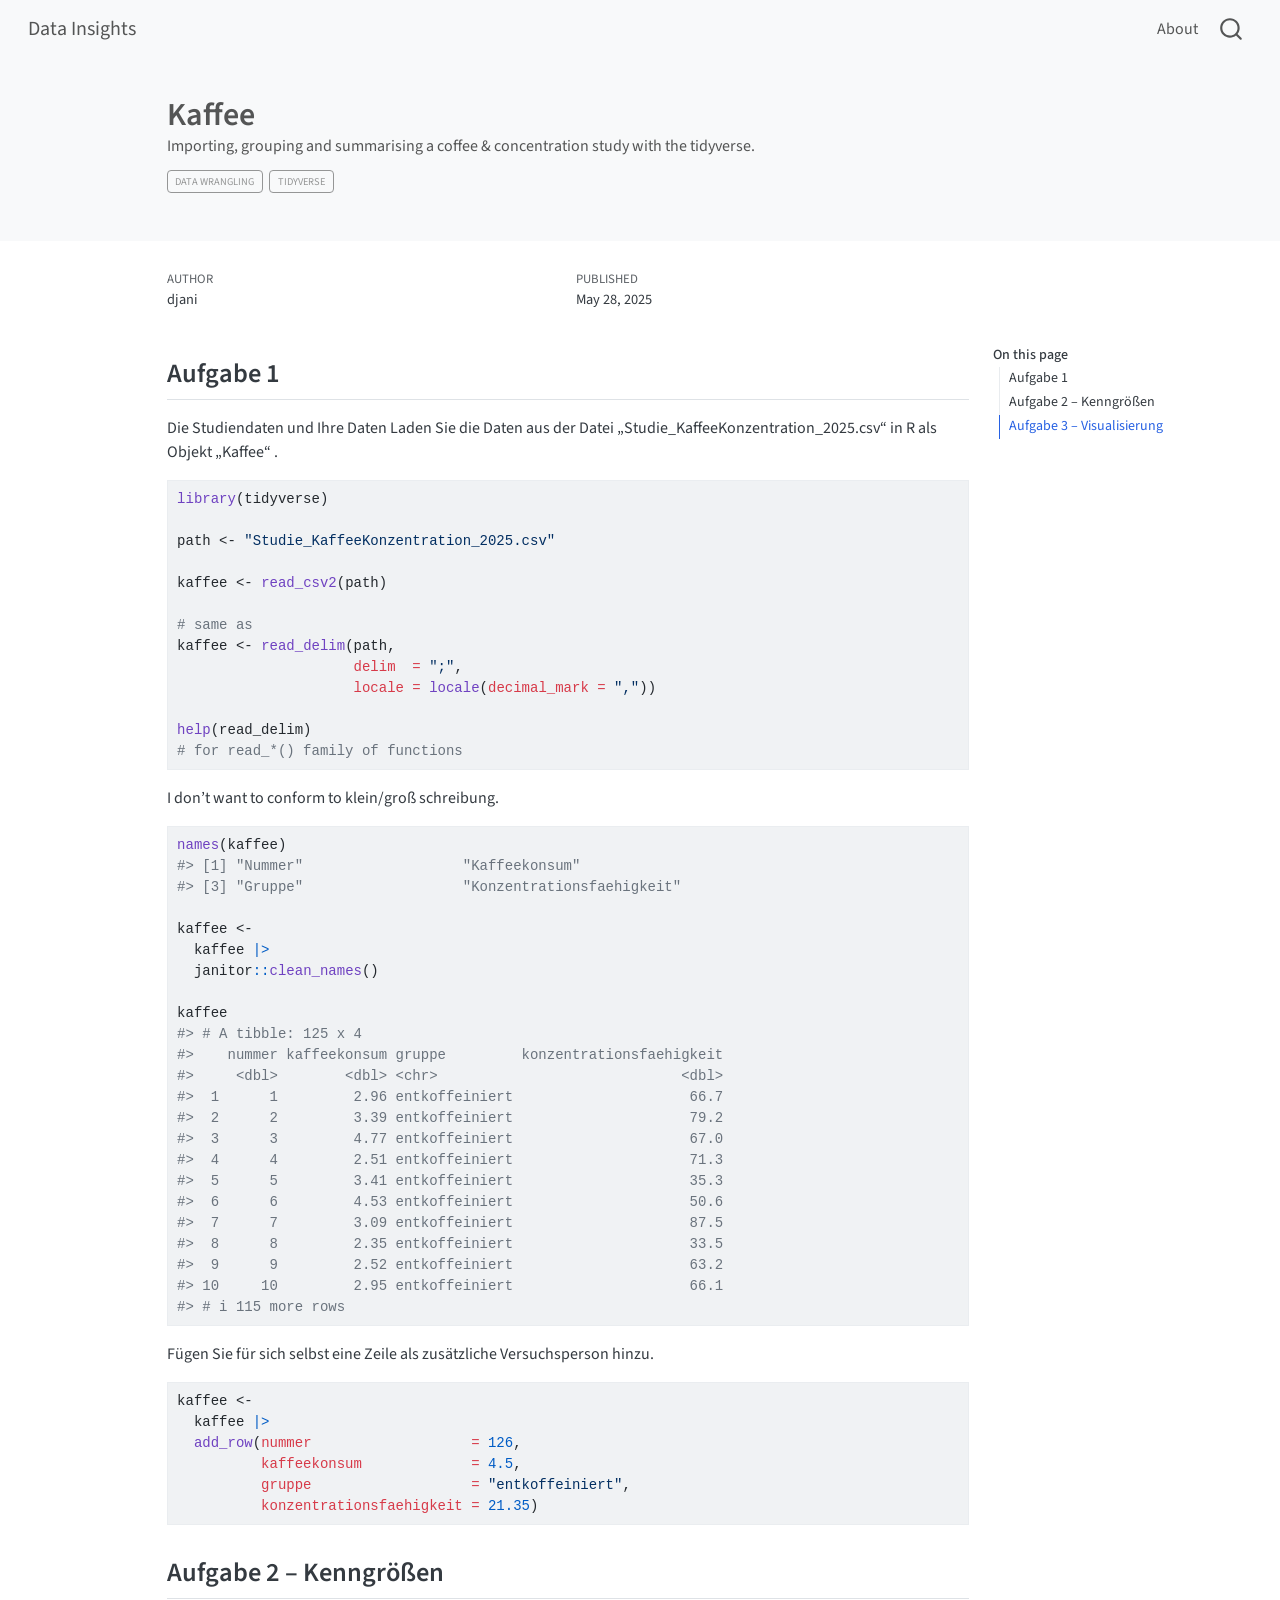
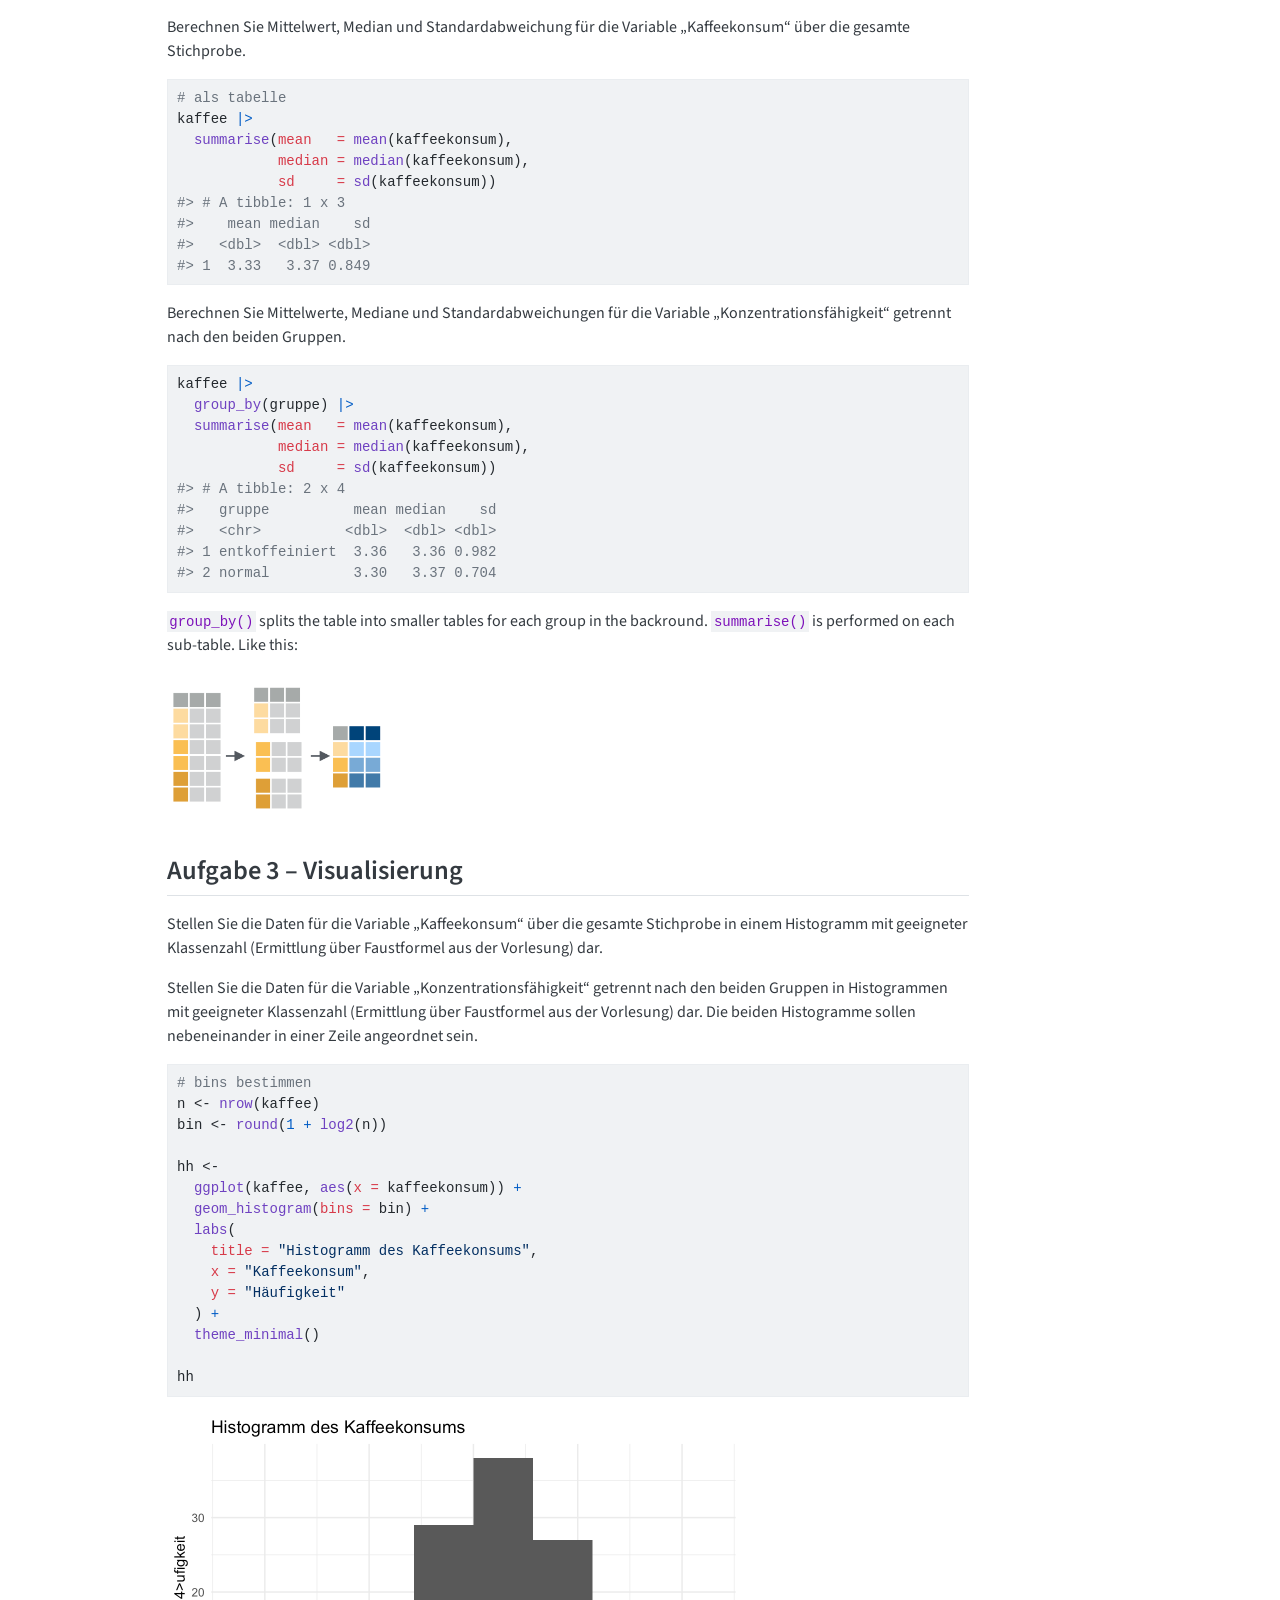
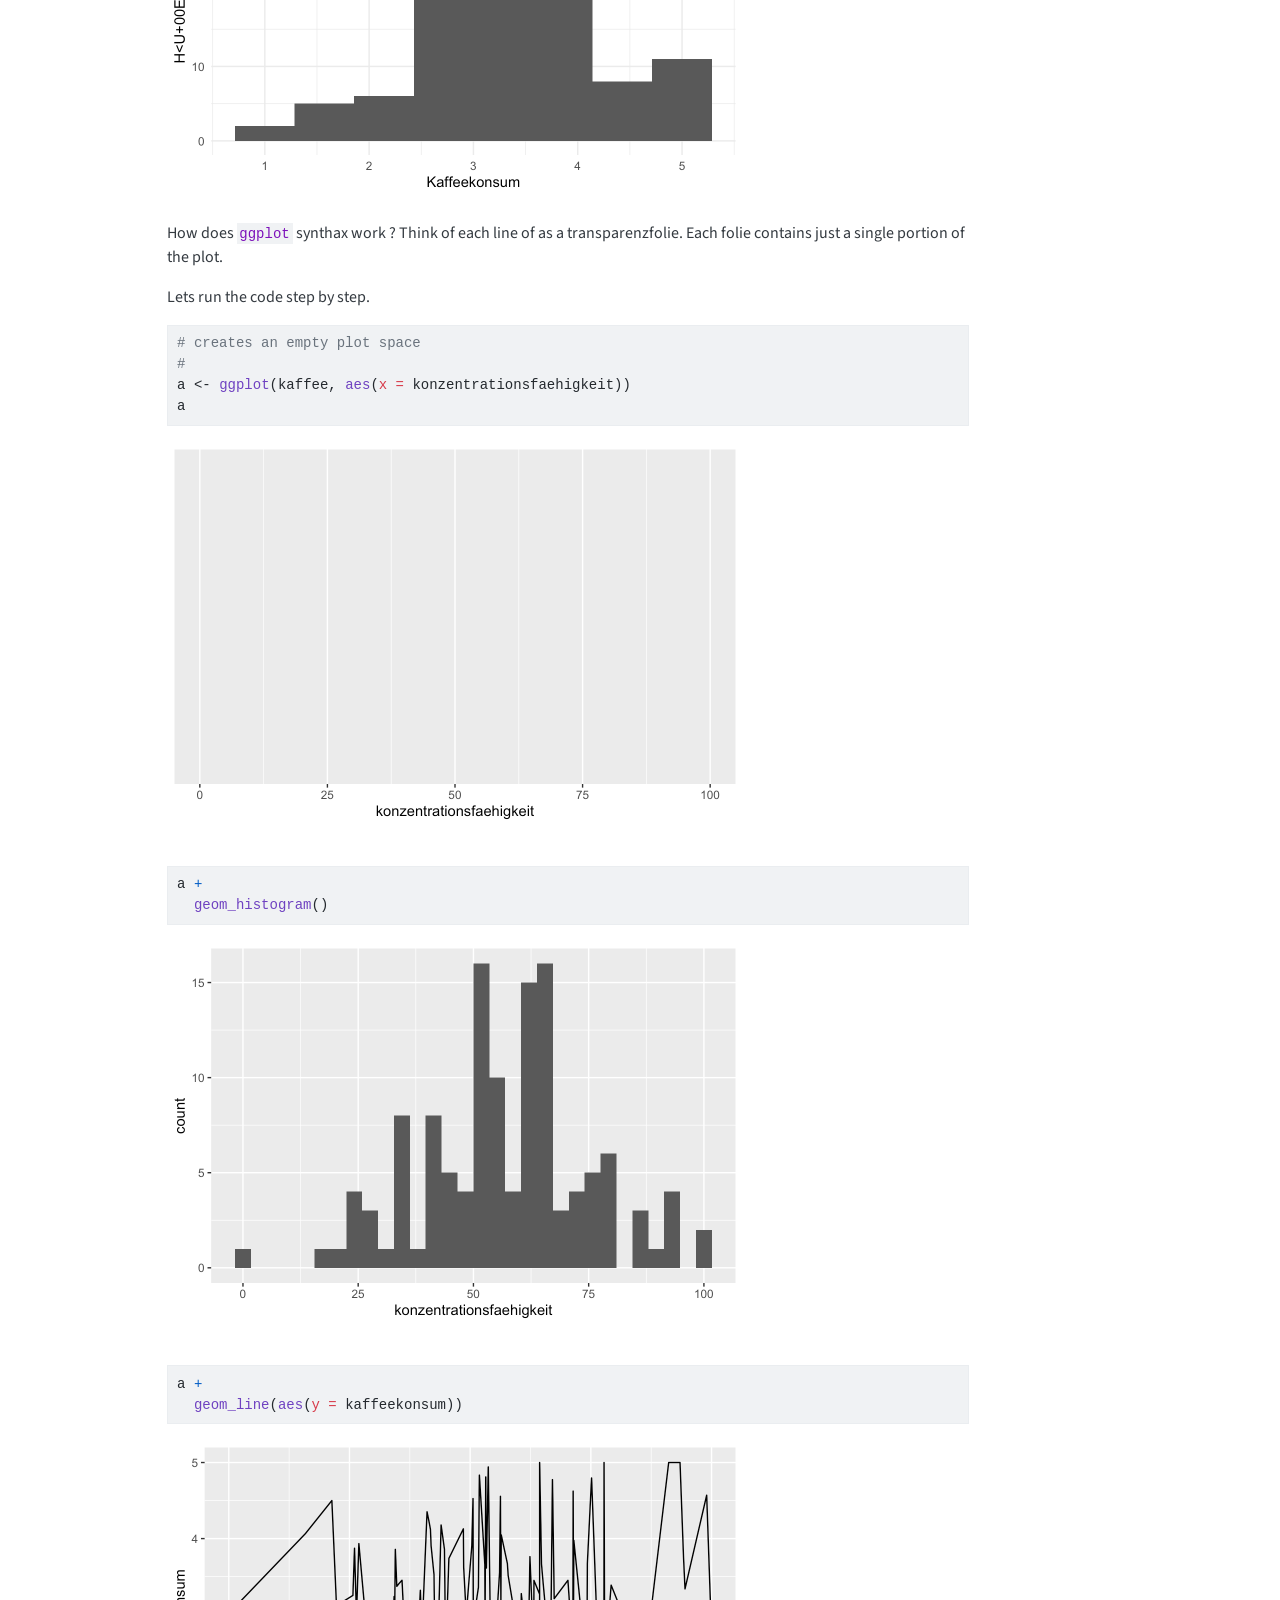
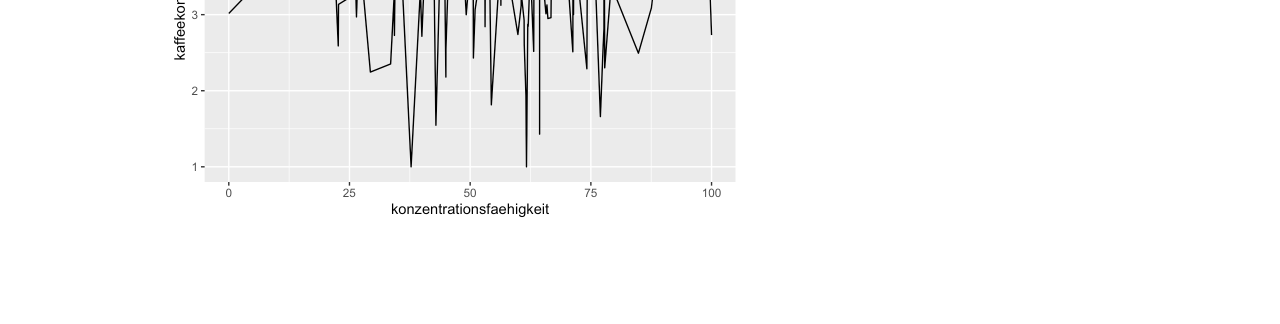
<file: posts/kaffee/index.html>
<!DOCTYPE html>
<html xmlns="http://www.w3.org/1999/xhtml" lang="en" xml:lang="en"><head>

<meta charset="utf-8">
<meta name="generator" content="quarto-1.10.18">

<meta name="viewport" content="width=device-width, initial-scale=1.0, user-scalable=yes">

<meta name="author" content="djani">
<meta name="dcterms.date" content="2025-05-28">
<meta name="description" content="Importing, grouping and summarising a coffee &amp; concentration study with the tidyverse.">

<title>Kaffee – Data Insights</title>
<style>
/* Default styles provided by pandoc.
** See https://pandoc.org/MANUAL.html#variables-for-html for config info.
*/
span.smallcaps{font-variant: small-caps;}
div.columns{display: flex; gap: 1.5em;}
div.column{flex: auto;}
@media screen {
div.columns{gap: min(4vw, 1.5em);}
div.column{overflow-x: auto;}
}
div.hanging-indent{margin-left: 1.5em; text-indent: -1.5em;}
ul.task-list{list-style: none;}
ul.task-list li input[type="checkbox"] {
  width: 0.8em;
  margin: 0 0.8em 0.2em -1em; /* quarto-specific, see https://github.com/quarto-dev/quarto-cli/issues/4556 */ 
  vertical-align: middle;
}
/* CSS for syntax highlighting */
html { -webkit-text-size-adjust: 100%; }
pre > code.sourceCode { white-space: pre; position: relative; }
pre > code.sourceCode > span { display: inline-block; line-height: 1.25; }
pre > code.sourceCode > span:empty { height: 1.2em; }
.sourceCode { overflow: visible; }
code.sourceCode > span { color: inherit; text-decoration: inherit; }
div.sourceCode { margin: 1em 0; }
pre.sourceCode { margin: 0; }
@media screen {
div.sourceCode { overflow: auto; }
}
@media print {
pre > code.sourceCode { white-space: pre-wrap; }
pre > code.sourceCode > span { text-indent: -5em; padding-left: 5em; }
}
pre.numberSource code
  { counter-reset: source-line 0; }
pre.numberSource code > span
  { position: relative; left: -4em; counter-increment: source-line; }
pre.numberSource code > span > a:first-child::before
  { content: counter(source-line);
    position: relative; left: -1em; text-align: right; vertical-align: baseline;
    border: none; display: inline-block;
    -webkit-touch-callout: none; -webkit-user-select: none;
    -khtml-user-select: none; -moz-user-select: none;
    -ms-user-select: none; user-select: none;
    padding: 0 4px; width: 4em;
  }
pre.numberSource { margin-left: 3em;  padding-left: 4px; }
div.sourceCode
  {   }
@media screen {
pre > code.sourceCode > span > a:first-child::before { text-decoration: underline; }
}
</style>


<script src="../../site_libs/quarto-nav/quarto-nav.js"></script>
<script src="../../site_libs/quarto-nav/headroom.min.js"></script>
<script src="../../site_libs/clipboard/clipboard.min.js"></script>
<script src="../../site_libs/quarto-search/autocomplete.umd.js"></script>
<script src="../../site_libs/quarto-search/fuse.min.js"></script>
<script src="../../site_libs/quarto-search/quarto-search.js"></script>
<meta name="quarto:offset" content="../../">
<script src="../../site_libs/quarto-html/quarto.js" type="module"></script>
<script src="../../site_libs/quarto-html/tabsets/tabsets.js" type="module"></script>
<script src="../../site_libs/quarto-html/popper.min.js"></script>
<script src="../../site_libs/quarto-html/tippy.umd.min.js"></script>
<script src="../../site_libs/quarto-html/anchor.min.js"></script>
<link href="../../site_libs/quarto-html/tippy.css" rel="stylesheet">
<link href="../../site_libs/quarto-html/quarto-syntax-highlighting-bb62276ab45c84d9efd712f51ff97b5a.css" rel="stylesheet" id="quarto-text-highlighting-styles">
<script src="../../site_libs/bootstrap/bootstrap.min.js"></script>
<link href="../../site_libs/bootstrap/bootstrap-icons.css" rel="stylesheet">
<link href="../../site_libs/bootstrap/bootstrap-7f65150fa192e550e46a5ff0d318a8e5.min.css" rel="stylesheet" append-hash="true" id="quarto-bootstrap" data-mode="light">
<script id="quarto-search-options" type="application/json">{
  "location": "navbar",
  "copy-button": false,
  "collapse-after": 3,
  "panel-placement": "end",
  "type": "overlay",
  "limit": 50,
  "keyboard-shortcut": [
    "f",
    "/",
    "s"
  ],
  "show-item-context": false,
  "language": {
    "search-no-results-text": "No results",
    "search-matching-documents-text": "matching documents",
    "search-copy-link-title": "Copy link to search",
    "search-hide-matches-text": "Hide additional matches",
    "search-more-match-text": "more match in this document",
    "search-more-matches-text": "more matches in this document",
    "search-clear-button-title": "Clear",
    "search-text-placeholder": "",
    "search-detached-cancel-button-title": "Cancel",
    "search-submit-button-title": "Submit",
    "search-label": "Search"
  }
}</script>


<link rel="stylesheet" href="../../styles.css">
</head>

<body class="nav-fixed quarto-light">

<div id="quarto-search-results"></div>
  <header id="quarto-header" class="headroom fixed-top quarto-banner">
    <nav class="navbar navbar-expand-lg " data-bs-theme="dark">
      <div class="navbar-container container-fluid">
      <div class="navbar-brand-container mx-auto">
    <a class="navbar-brand" href="../../index.html">
    <span class="navbar-title">Data Insights</span>
    </a>
  </div>
            <div id="quarto-search" class="" title="Search"></div>
          <button class="navbar-toggler" type="button" data-bs-toggle="collapse" data-bs-target="#navbarCollapse" aria-controls="navbarCollapse" role="menu" aria-expanded="false" aria-label="Toggle navigation" onclick="if (window.quartoToggleHeadroom) { window.quartoToggleHeadroom(); }">
  <span class="navbar-toggler-icon"></span>
</button>
          <div class="collapse navbar-collapse" id="navbarCollapse">
            <ul class="navbar-nav navbar-nav-scroll ms-auto">
  <li class="nav-item">
    <a class="nav-link" href="../../about.html"> 
<span class="menu-text">About</span></a>
  </li>  
</ul>
          </div> <!-- /navcollapse -->
            <div class="quarto-navbar-tools">
</div>
      </div> <!-- /container-fluid -->
    </nav>
</header>
<!-- content -->
<header id="title-block-header" class="quarto-title-block default page-columns page-full">
  <div class="quarto-title-banner page-columns page-full">
    <div class="quarto-title column-body">
      <h1 class="title">Kaffee</h1>
                  <div>
        <div class="description">
          Importing, grouping and summarising a coffee &amp; concentration study with the tidyverse.
        </div>
      </div>
                          <div class="quarto-categories">
                <div class="quarto-category">data wrangling</div>
                <div class="quarto-category">tidyverse</div>
              </div>
                  </div>
  </div>
    
  
  <div class="quarto-title-meta">

      <div>
      <div class="quarto-title-meta-heading">Author</div>
      <div class="quarto-title-meta-contents">
               <p>djani </p>
            </div>
    </div>
      
      <div>
      <div class="quarto-title-meta-heading">Published</div>
      <div class="quarto-title-meta-contents">
        <p class="date">May 28, 2025</p>
      </div>
    </div>
    
      
    </div>
    
  
  </header><div id="quarto-content" class="quarto-container page-columns page-rows-contents page-layout-article page-navbar">
<!-- sidebar -->
<!-- margin-sidebar -->
    <div id="quarto-margin-sidebar" class="sidebar margin-sidebar">
        <nav id="TOC" role="doc-toc" class="toc-active">
    <h2 id="toc-title">On this page</h2>
   
  <ul class="collapse">
  <li><a href="#aufgabe-1" id="toc-aufgabe-1" class="nav-link active" data-scroll-target="#aufgabe-1">Aufgabe 1</a></li>
  <li><a href="#aufgabe-2-kenngrößen" id="toc-aufgabe-2-kenngrößen" class="nav-link" data-scroll-target="#aufgabe-2-kenngrößen">Aufgabe 2 – Kenngrößen</a></li>
  <li><a href="#aufgabe-3-visualisierung" id="toc-aufgabe-3-visualisierung" class="nav-link" data-scroll-target="#aufgabe-3-visualisierung">Aufgabe 3 – Visualisierung</a></li>
  </ul>
</nav>
    </div>
<!-- main -->
<main class="content quarto-banner-title-block" id="quarto-document-content">





<section id="aufgabe-1" class="level2">
<h2 class="anchored" data-anchor-id="aufgabe-1">Aufgabe 1</h2>
<p>Die Studiendaten und Ihre Daten Laden Sie die Daten aus der Datei „Studie_KaffeeKonzentration_2025.csv“ in R als Objekt „Kaffee“ .</p>
<div class="cell">
<div class="code-copy-outer-scaffold"><div class="sourceCode cell-code" id="cb1"><pre class="sourceCode r code-with-copy"><code class="sourceCode r"><span id="cb1-1"><a href="#cb1-1" aria-hidden="true" tabindex="-1"></a><span class="fu">library</span>(tidyverse)</span>
<span id="cb1-2"><a href="#cb1-2" aria-hidden="true" tabindex="-1"></a></span>
<span id="cb1-3"><a href="#cb1-3" aria-hidden="true" tabindex="-1"></a>path <span class="ot">&lt;-</span> <span class="st">"Studie_KaffeeKonzentration_2025.csv"</span></span>
<span id="cb1-4"><a href="#cb1-4" aria-hidden="true" tabindex="-1"></a></span>
<span id="cb1-5"><a href="#cb1-5" aria-hidden="true" tabindex="-1"></a>kaffee <span class="ot">&lt;-</span> <span class="fu">read_csv2</span>(path)</span>
<span id="cb1-6"><a href="#cb1-6" aria-hidden="true" tabindex="-1"></a></span>
<span id="cb1-7"><a href="#cb1-7" aria-hidden="true" tabindex="-1"></a><span class="co"># same as </span></span>
<span id="cb1-8"><a href="#cb1-8" aria-hidden="true" tabindex="-1"></a>kaffee <span class="ot">&lt;-</span> <span class="fu">read_delim</span>(path, </span>
<span id="cb1-9"><a href="#cb1-9" aria-hidden="true" tabindex="-1"></a>                     <span class="at">delim  =</span> <span class="st">";"</span>, </span>
<span id="cb1-10"><a href="#cb1-10" aria-hidden="true" tabindex="-1"></a>                     <span class="at">locale =</span> <span class="fu">locale</span>(<span class="at">decimal_mark =</span> <span class="st">","</span>))</span>
<span id="cb1-11"><a href="#cb1-11" aria-hidden="true" tabindex="-1"></a></span>
<span id="cb1-12"><a href="#cb1-12" aria-hidden="true" tabindex="-1"></a><span class="fu">help</span>(read_delim)</span>
<span id="cb1-13"><a href="#cb1-13" aria-hidden="true" tabindex="-1"></a><span class="co"># for read_*() family of functions</span></span></code></pre></div><button title="Copy to Clipboard" class="code-copy-button"><i class="bi"></i></button></div>
</div>
<p>I don’t want to conform to klein/groß schreibung.</p>
<div class="cell">
<div class="code-copy-outer-scaffold"><div class="sourceCode cell-code" id="cb2"><pre class="sourceCode r code-with-copy"><code class="sourceCode r"><span id="cb2-1"><a href="#cb2-1" aria-hidden="true" tabindex="-1"></a><span class="fu">names</span>(kaffee)</span>
<span id="cb2-2"><a href="#cb2-2" aria-hidden="true" tabindex="-1"></a><span class="co">#&gt; [1] "Nummer"                   "Kaffeekonsum"            </span></span>
<span id="cb2-3"><a href="#cb2-3" aria-hidden="true" tabindex="-1"></a><span class="co">#&gt; [3] "Gruppe"                   "Konzentrationsfaehigkeit"</span></span>
<span id="cb2-4"><a href="#cb2-4" aria-hidden="true" tabindex="-1"></a></span>
<span id="cb2-5"><a href="#cb2-5" aria-hidden="true" tabindex="-1"></a>kaffee <span class="ot">&lt;-</span> </span>
<span id="cb2-6"><a href="#cb2-6" aria-hidden="true" tabindex="-1"></a>  kaffee <span class="sc">|&gt;</span> </span>
<span id="cb2-7"><a href="#cb2-7" aria-hidden="true" tabindex="-1"></a>  janitor<span class="sc">::</span><span class="fu">clean_names</span>()</span>
<span id="cb2-8"><a href="#cb2-8" aria-hidden="true" tabindex="-1"></a></span>
<span id="cb2-9"><a href="#cb2-9" aria-hidden="true" tabindex="-1"></a>kaffee</span>
<span id="cb2-10"><a href="#cb2-10" aria-hidden="true" tabindex="-1"></a><span class="co">#&gt; # A tibble: 125 x 4</span></span>
<span id="cb2-11"><a href="#cb2-11" aria-hidden="true" tabindex="-1"></a><span class="co">#&gt;    nummer kaffeekonsum gruppe         konzentrationsfaehigkeit</span></span>
<span id="cb2-12"><a href="#cb2-12" aria-hidden="true" tabindex="-1"></a><span class="co">#&gt;     &lt;dbl&gt;        &lt;dbl&gt; &lt;chr&gt;                             &lt;dbl&gt;</span></span>
<span id="cb2-13"><a href="#cb2-13" aria-hidden="true" tabindex="-1"></a><span class="co">#&gt;  1      1         2.96 entkoffeiniert                     66.7</span></span>
<span id="cb2-14"><a href="#cb2-14" aria-hidden="true" tabindex="-1"></a><span class="co">#&gt;  2      2         3.39 entkoffeiniert                     79.2</span></span>
<span id="cb2-15"><a href="#cb2-15" aria-hidden="true" tabindex="-1"></a><span class="co">#&gt;  3      3         4.77 entkoffeiniert                     67.0</span></span>
<span id="cb2-16"><a href="#cb2-16" aria-hidden="true" tabindex="-1"></a><span class="co">#&gt;  4      4         2.51 entkoffeiniert                     71.3</span></span>
<span id="cb2-17"><a href="#cb2-17" aria-hidden="true" tabindex="-1"></a><span class="co">#&gt;  5      5         3.41 entkoffeiniert                     35.3</span></span>
<span id="cb2-18"><a href="#cb2-18" aria-hidden="true" tabindex="-1"></a><span class="co">#&gt;  6      6         4.53 entkoffeiniert                     50.6</span></span>
<span id="cb2-19"><a href="#cb2-19" aria-hidden="true" tabindex="-1"></a><span class="co">#&gt;  7      7         3.09 entkoffeiniert                     87.5</span></span>
<span id="cb2-20"><a href="#cb2-20" aria-hidden="true" tabindex="-1"></a><span class="co">#&gt;  8      8         2.35 entkoffeiniert                     33.5</span></span>
<span id="cb2-21"><a href="#cb2-21" aria-hidden="true" tabindex="-1"></a><span class="co">#&gt;  9      9         2.52 entkoffeiniert                     63.2</span></span>
<span id="cb2-22"><a href="#cb2-22" aria-hidden="true" tabindex="-1"></a><span class="co">#&gt; 10     10         2.95 entkoffeiniert                     66.1</span></span>
<span id="cb2-23"><a href="#cb2-23" aria-hidden="true" tabindex="-1"></a><span class="co">#&gt; # i 115 more rows</span></span></code></pre></div><button title="Copy to Clipboard" class="code-copy-button"><i class="bi"></i></button></div>
</div>
<p>Fügen Sie für sich selbst eine Zeile als zusätzliche Versuchsperson hinzu.</p>
<div class="cell">
<div class="code-copy-outer-scaffold"><div class="sourceCode cell-code" id="cb3"><pre class="sourceCode r code-with-copy"><code class="sourceCode r"><span id="cb3-1"><a href="#cb3-1" aria-hidden="true" tabindex="-1"></a>kaffee <span class="ot">&lt;-</span> </span>
<span id="cb3-2"><a href="#cb3-2" aria-hidden="true" tabindex="-1"></a>  kaffee <span class="sc">|&gt;</span> </span>
<span id="cb3-3"><a href="#cb3-3" aria-hidden="true" tabindex="-1"></a>  <span class="fu">add_row</span>(<span class="at">nummer                   =</span> <span class="dv">126</span>,</span>
<span id="cb3-4"><a href="#cb3-4" aria-hidden="true" tabindex="-1"></a>          <span class="at">kaffeekonsum             =</span> <span class="fl">4.5</span>, </span>
<span id="cb3-5"><a href="#cb3-5" aria-hidden="true" tabindex="-1"></a>          <span class="at">gruppe                   =</span> <span class="st">"entkoffeiniert"</span>,</span>
<span id="cb3-6"><a href="#cb3-6" aria-hidden="true" tabindex="-1"></a>          <span class="at">konzentrationsfaehigkeit =</span> <span class="fl">21.35</span>)</span></code></pre></div><button title="Copy to Clipboard" class="code-copy-button"><i class="bi"></i></button></div>
</div>
</section>
<section id="aufgabe-2-kenngrößen" class="level2">
<h2 class="anchored" data-anchor-id="aufgabe-2-kenngrößen">Aufgabe 2 – Kenngrößen</h2>
<p>Berechnen Sie Mittelwert, Median und Standardabweichung für die Variable „Kaffeekonsum“ über die gesamte Stichprobe.</p>
<div class="cell">
<div class="code-copy-outer-scaffold"><div class="sourceCode cell-code" id="cb4"><pre class="sourceCode r code-with-copy"><code class="sourceCode r"><span id="cb4-1"><a href="#cb4-1" aria-hidden="true" tabindex="-1"></a><span class="co"># als tabelle </span></span>
<span id="cb4-2"><a href="#cb4-2" aria-hidden="true" tabindex="-1"></a>kaffee <span class="sc">|&gt;</span> </span>
<span id="cb4-3"><a href="#cb4-3" aria-hidden="true" tabindex="-1"></a>  <span class="fu">summarise</span>(<span class="at">mean   =</span> <span class="fu">mean</span>(kaffeekonsum),</span>
<span id="cb4-4"><a href="#cb4-4" aria-hidden="true" tabindex="-1"></a>            <span class="at">median =</span> <span class="fu">median</span>(kaffeekonsum),</span>
<span id="cb4-5"><a href="#cb4-5" aria-hidden="true" tabindex="-1"></a>            <span class="at">sd     =</span> <span class="fu">sd</span>(kaffeekonsum))</span>
<span id="cb4-6"><a href="#cb4-6" aria-hidden="true" tabindex="-1"></a><span class="co">#&gt; # A tibble: 1 x 3</span></span>
<span id="cb4-7"><a href="#cb4-7" aria-hidden="true" tabindex="-1"></a><span class="co">#&gt;    mean median    sd</span></span>
<span id="cb4-8"><a href="#cb4-8" aria-hidden="true" tabindex="-1"></a><span class="co">#&gt;   &lt;dbl&gt;  &lt;dbl&gt; &lt;dbl&gt;</span></span>
<span id="cb4-9"><a href="#cb4-9" aria-hidden="true" tabindex="-1"></a><span class="co">#&gt; 1  3.33   3.37 0.849</span></span></code></pre></div><button title="Copy to Clipboard" class="code-copy-button"><i class="bi"></i></button></div>
</div>
<p>Berechnen Sie Mittelwerte, Mediane und Standardabweichungen für die Variable „Konzentrationsfähigkeit“ getrennt nach den beiden Gruppen.</p>
<div class="cell">
<div class="code-copy-outer-scaffold"><div class="sourceCode cell-code" id="cb5"><pre class="sourceCode r code-with-copy"><code class="sourceCode r"><span id="cb5-1"><a href="#cb5-1" aria-hidden="true" tabindex="-1"></a>kaffee <span class="sc">|&gt;</span> </span>
<span id="cb5-2"><a href="#cb5-2" aria-hidden="true" tabindex="-1"></a>  <span class="fu">group_by</span>(gruppe) <span class="sc">|&gt;</span> </span>
<span id="cb5-3"><a href="#cb5-3" aria-hidden="true" tabindex="-1"></a>  <span class="fu">summarise</span>(<span class="at">mean   =</span> <span class="fu">mean</span>(kaffeekonsum),</span>
<span id="cb5-4"><a href="#cb5-4" aria-hidden="true" tabindex="-1"></a>            <span class="at">median =</span> <span class="fu">median</span>(kaffeekonsum),</span>
<span id="cb5-5"><a href="#cb5-5" aria-hidden="true" tabindex="-1"></a>            <span class="at">sd     =</span> <span class="fu">sd</span>(kaffeekonsum))</span>
<span id="cb5-6"><a href="#cb5-6" aria-hidden="true" tabindex="-1"></a><span class="co">#&gt; # A tibble: 2 x 4</span></span>
<span id="cb5-7"><a href="#cb5-7" aria-hidden="true" tabindex="-1"></a><span class="co">#&gt;   gruppe          mean median    sd</span></span>
<span id="cb5-8"><a href="#cb5-8" aria-hidden="true" tabindex="-1"></a><span class="co">#&gt;   &lt;chr&gt;          &lt;dbl&gt;  &lt;dbl&gt; &lt;dbl&gt;</span></span>
<span id="cb5-9"><a href="#cb5-9" aria-hidden="true" tabindex="-1"></a><span class="co">#&gt; 1 entkoffeiniert  3.36   3.36 0.982</span></span>
<span id="cb5-10"><a href="#cb5-10" aria-hidden="true" tabindex="-1"></a><span class="co">#&gt; 2 normal          3.30   3.37 0.704</span></span></code></pre></div><button title="Copy to Clipboard" class="code-copy-button"><i class="bi"></i></button></div>
</div>
<p><code>group_by()</code> splits the table into smaller tables for each group in the backround. <code>summarise()</code> is performed on each sub-table. Like this:</p>
<p><img src="group_by.png" class="img-fluid" width="235"></p>
</section>
<section id="aufgabe-3-visualisierung" class="level2">
<h2 class="anchored" data-anchor-id="aufgabe-3-visualisierung">Aufgabe 3 – Visualisierung</h2>
<p>Stellen Sie die Daten für die Variable „Kaffeekonsum“ über die gesamte Stichprobe in einem Histogramm mit geeigneter Klassenzahl (Ermittlung über Faustformel aus der Vorlesung) dar.</p>
<p>Stellen Sie die Daten für die Variable „Konzentrationsfähigkeit“ getrennt nach den beiden Gruppen in Histogrammen mit geeigneter Klassenzahl (Ermittlung über Faustformel aus der Vorlesung) dar. Die beiden Histogramme sollen nebeneinander in einer Zeile angeordnet sein.</p>
<div class="cell">
<div class="code-copy-outer-scaffold"><div class="sourceCode cell-code" id="cb6"><pre class="sourceCode r code-with-copy"><code class="sourceCode r"><span id="cb6-1"><a href="#cb6-1" aria-hidden="true" tabindex="-1"></a><span class="co"># bins bestimmen</span></span>
<span id="cb6-2"><a href="#cb6-2" aria-hidden="true" tabindex="-1"></a>n <span class="ot">&lt;-</span> <span class="fu">nrow</span>(kaffee)</span>
<span id="cb6-3"><a href="#cb6-3" aria-hidden="true" tabindex="-1"></a>bin <span class="ot">&lt;-</span> <span class="fu">round</span>(<span class="dv">1</span> <span class="sc">+</span> <span class="fu">log2</span>(n))</span>
<span id="cb6-4"><a href="#cb6-4" aria-hidden="true" tabindex="-1"></a></span>
<span id="cb6-5"><a href="#cb6-5" aria-hidden="true" tabindex="-1"></a>hh <span class="ot">&lt;-</span> </span>
<span id="cb6-6"><a href="#cb6-6" aria-hidden="true" tabindex="-1"></a>  <span class="fu">ggplot</span>(kaffee, <span class="fu">aes</span>(<span class="at">x =</span> kaffeekonsum)) <span class="sc">+</span></span>
<span id="cb6-7"><a href="#cb6-7" aria-hidden="true" tabindex="-1"></a>  <span class="fu">geom_histogram</span>(<span class="at">bins =</span> bin) <span class="sc">+</span></span>
<span id="cb6-8"><a href="#cb6-8" aria-hidden="true" tabindex="-1"></a>  <span class="fu">labs</span>(</span>
<span id="cb6-9"><a href="#cb6-9" aria-hidden="true" tabindex="-1"></a>    <span class="at">title =</span> <span class="st">"Histogramm des Kaffeekonsums"</span>,</span>
<span id="cb6-10"><a href="#cb6-10" aria-hidden="true" tabindex="-1"></a>    <span class="at">x =</span> <span class="st">"Kaffeekonsum"</span>,</span>
<span id="cb6-11"><a href="#cb6-11" aria-hidden="true" tabindex="-1"></a>    <span class="at">y =</span> <span class="st">"Häufigkeit"</span></span>
<span id="cb6-12"><a href="#cb6-12" aria-hidden="true" tabindex="-1"></a>  ) <span class="sc">+</span></span>
<span id="cb6-13"><a href="#cb6-13" aria-hidden="true" tabindex="-1"></a>  <span class="fu">theme_minimal</span>()</span>
<span id="cb6-14"><a href="#cb6-14" aria-hidden="true" tabindex="-1"></a></span>
<span id="cb6-15"><a href="#cb6-15" aria-hidden="true" tabindex="-1"></a>hh</span></code></pre></div><button title="Copy to Clipboard" class="code-copy-button"><i class="bi"></i></button></div>
<div class="cell-output-display">
<div>
<figure class="figure">
<p><img src="index_files/figure-html/unnamed-chunk-7-1.png" class="img-fluid figure-img" width="576"></p>
</figure>
</div>
</div>
</div>
<p>How does <code>ggplot</code> synthax work ? Think of each line of as a transparenzfolie. Each folie contains just a single portion of the plot.</p>
<p>Lets run the code step by step.</p>
<div class="cell">
<div class="code-copy-outer-scaffold"><div class="sourceCode cell-code" id="cb7"><pre class="sourceCode r code-with-copy"><code class="sourceCode r"><span id="cb7-1"><a href="#cb7-1" aria-hidden="true" tabindex="-1"></a><span class="co"># creates an empty plot space</span></span>
<span id="cb7-2"><a href="#cb7-2" aria-hidden="true" tabindex="-1"></a><span class="co"># </span></span>
<span id="cb7-3"><a href="#cb7-3" aria-hidden="true" tabindex="-1"></a>a <span class="ot">&lt;-</span> <span class="fu">ggplot</span>(kaffee, <span class="fu">aes</span>(<span class="at">x =</span> konzentrationsfaehigkeit))</span>
<span id="cb7-4"><a href="#cb7-4" aria-hidden="true" tabindex="-1"></a>a</span></code></pre></div><button title="Copy to Clipboard" class="code-copy-button"><i class="bi"></i></button></div>
<div class="cell-output-display">
<div>
<figure class="figure">
<p><img src="index_files/figure-html/unnamed-chunk-8-1.png" class="img-fluid figure-img" width="576"></p>
</figure>
</div>
</div>
</div>
<div class="cell">
<div class="code-copy-outer-scaffold"><div class="sourceCode cell-code" id="cb8"><pre class="sourceCode r code-with-copy"><code class="sourceCode r"><span id="cb8-1"><a href="#cb8-1" aria-hidden="true" tabindex="-1"></a>a <span class="sc">+</span> </span>
<span id="cb8-2"><a href="#cb8-2" aria-hidden="true" tabindex="-1"></a>  <span class="fu">geom_histogram</span>()</span></code></pre></div><button title="Copy to Clipboard" class="code-copy-button"><i class="bi"></i></button></div>
<div class="cell-output-display">
<div>
<figure class="figure">
<p><img src="index_files/figure-html/unnamed-chunk-9-1.png" class="img-fluid figure-img" width="576"></p>
</figure>
</div>
</div>
</div>
<div class="cell">
<div class="code-copy-outer-scaffold"><div class="sourceCode cell-code" id="cb9"><pre class="sourceCode r code-with-copy"><code class="sourceCode r"><span id="cb9-1"><a href="#cb9-1" aria-hidden="true" tabindex="-1"></a>a <span class="sc">+</span> </span>
<span id="cb9-2"><a href="#cb9-2" aria-hidden="true" tabindex="-1"></a>  <span class="fu">geom_line</span>(<span class="fu">aes</span>(<span class="at">y =</span> kaffeekonsum))</span></code></pre></div><button title="Copy to Clipboard" class="code-copy-button"><i class="bi"></i></button></div>
<div class="cell-output-display">
<div>
<figure class="figure">
<p><img src="index_files/figure-html/unnamed-chunk-10-1.png" class="img-fluid figure-img" width="576"></p>
</figure>
</div>
</div>
</div>


</section>

</main> <!-- /main -->
<script id="quarto-html-after-body" type="application/javascript">
  window.document.addEventListener("DOMContentLoaded", function (event) {
    const icon = "";
    const anchorJS = new window.AnchorJS();
    anchorJS.options = {
      placement: 'right',
      icon: icon
    };
    anchorJS.add('.anchored');
    const isCodeAnnotation = (el) => {
      for (const clz of el.classList) {
        if (clz.startsWith('code-annotation-')) {                     
          return true;
        }
      }
      return false;
    }
    const onCopySuccess = function(e) {
      // button target
      const button = e.trigger;
      // don't keep focus
      button.blur();
      // flash "checked"
      button.classList.add('code-copy-button-checked');
      var currentTitle = button.getAttribute("title");
      button.setAttribute("title", "Copied!");
      let tooltip;
      if (window.bootstrap) {
        button.setAttribute("data-bs-toggle", "tooltip");
        button.setAttribute("data-bs-placement", "left");
        button.setAttribute("data-bs-title", "Copied!");
        tooltip = new bootstrap.Tooltip(button, 
          { trigger: "manual", 
            customClass: "code-copy-button-tooltip",
            offset: [0, -8]});
        tooltip.show();    
      }
      setTimeout(function() {
        if (tooltip) {
          tooltip.hide();
          button.removeAttribute("data-bs-title");
          button.removeAttribute("data-bs-toggle");
          button.removeAttribute("data-bs-placement");
        }
        button.setAttribute("title", currentTitle);
        button.classList.remove('code-copy-button-checked');
      }, 1000);
      // clear code selection
      e.clearSelection();
    }
    const getTextToCopy = function(trigger) {
      const outerScaffold = trigger.parentElement.cloneNode(true);
      const codeEl = outerScaffold.querySelector('code');
      for (const childEl of codeEl.children) {
        if (isCodeAnnotation(childEl)) {
          childEl.remove();
        }
      }
      return codeEl.innerText;
    }
    const clipboard = new window.ClipboardJS('.code-copy-button:not([data-in-quarto-modal])', {
      text: getTextToCopy
    });
    clipboard.on('success', onCopySuccess);
    if (window.document.getElementById('quarto-embedded-source-code-modal')) {
      const clipboardModal = new window.ClipboardJS('.code-copy-button[data-in-quarto-modal]', {
        text: getTextToCopy,
        container: window.document.getElementById('quarto-embedded-source-code-modal')
      });
      clipboardModal.on('success', onCopySuccess);
    }
      var localhostRegex = new RegExp(/^(?:http|https):\/\/localhost\:?[0-9]*\//);
      var mailtoRegex = new RegExp(/^mailto:/);
        var filterRegex = new RegExp('/' + window.location.host + '/');
      var isInternal = (href) => {
          return filterRegex.test(href) || localhostRegex.test(href) || mailtoRegex.test(href);
      }
      // Inspect non-navigation links and adorn them if external
     var links = window.document.querySelectorAll('a[href]:not(.nav-link):not(.navbar-brand):not(.toc-action):not(.sidebar-link):not(.sidebar-item-toggle):not(.pagination-link):not(.no-external):not([aria-hidden]):not(.dropdown-item):not(.quarto-navigation-tool):not(.about-link)');
      for (var i=0; i<links.length; i++) {
        const link = links[i];
        if (!isInternal(link.href)) {
          // undo the damage that might have been done by quarto-nav.js in the case of
          // links that we want to consider external
          if (link.dataset.originalHref !== undefined) {
            link.href = link.dataset.originalHref;
          }
        }
      }
    function tippyHover(el, contentFn, onTriggerFn, onUntriggerFn) {
      const config = {
        allowHTML: true,
        maxWidth: 500,
        delay: 100,
        arrow: false,
        appendTo: function(el) {
            return el.parentElement;
        },
        interactive: true,
        interactiveBorder: 10,
        theme: 'quarto',
        placement: 'bottom-start',
      };
      if (contentFn) {
        config.content = contentFn;
      }
      if (onTriggerFn) {
        config.onTrigger = onTriggerFn;
      }
      if (onUntriggerFn) {
        config.onUntrigger = onUntriggerFn;
      }
      window.tippy(el, config); 
    }
    const noterefs = window.document.querySelectorAll('a[role="doc-noteref"]');
    for (var i=0; i<noterefs.length; i++) {
      const ref = noterefs[i];
      tippyHover(ref, function() {
        // use id or data attribute instead here
        let href = ref.getAttribute('data-footnote-href') || ref.getAttribute('href');
        try { href = new URL(href).hash; } catch {}
        const id = href.replace(/^#\/?/, "");
        const note = window.document.getElementById(id);
        if (note) {
          return note.innerHTML;
        } else {
          return "";
        }
      });
    }
    const xrefs = window.document.querySelectorAll('a.quarto-xref');
    const processXRef = (id, note) => {
      // Strip column container classes
      const stripColumnClz = (el) => {
        el.classList.remove("page-full", "page-columns");
        if (el.children) {
          for (const child of el.children) {
            stripColumnClz(child);
          }
        }
      }
      stripColumnClz(note)
      if (id === null || id.startsWith('sec-')) {
        // Special case sections, only their first couple elements
        const container = document.createElement("div");
        if (note.children && note.children.length > 2) {
          container.appendChild(note.children[0].cloneNode(true));
          for (let i = 1; i < note.children.length; i++) {
            const child = note.children[i];
            if (child.tagName === "P" && child.innerText === "") {
              continue;
            } else {
              container.appendChild(child.cloneNode(true));
              break;
            }
          }
          if (window.Quarto?.typesetMath) {
            window.Quarto.typesetMath(container);
          }
          return container.innerHTML
        } else {
          if (window.Quarto?.typesetMath) {
            window.Quarto.typesetMath(note);
          }
          return note.innerHTML;
        }
      } else {
        // Remove any anchor links if they are present
        const anchorLink = note.querySelector('a.anchorjs-link');
        if (anchorLink) {
          anchorLink.remove();
        }
        if (window.Quarto?.typesetMath) {
          window.Quarto.typesetMath(note);
        }
        if (note.classList.contains("callout")) {
          return note.outerHTML;
        } else {
          return note.innerHTML;
        }
      }
    }
    for (var i=0; i<xrefs.length; i++) {
      const xref = xrefs[i];
      tippyHover(xref, undefined, function(instance) {
        instance.disable();
        let url = xref.getAttribute('href');
        let hash = undefined; 
        if (url.startsWith('#')) {
          hash = url;
        } else {
          try { hash = new URL(url).hash; } catch {}
        }
        if (hash) {
          const id = hash.replace(/^#\/?/, "");
          const note = window.document.getElementById(id);
          if (note !== null) {
            try {
              const html = processXRef(id, note.cloneNode(true));
              instance.setContent(html);
            } finally {
              instance.enable();
              instance.show();
            }
          } else {
            // See if we can fetch this
            fetch(url.split('#')[0])
            .then(res => res.text())
            .then(html => {
              const parser = new DOMParser();
              const htmlDoc = parser.parseFromString(html, "text/html");
              const note = htmlDoc.getElementById(id);
              if (note !== null) {
                const html = processXRef(id, note);
                instance.setContent(html);
              } 
            }).finally(() => {
              instance.enable();
              instance.show();
            });
          }
        } else {
          // See if we can fetch a full url (with no hash to target)
          // This is a special case and we should probably do some content thinning / targeting
          fetch(url)
          .then(res => res.text())
          .then(html => {
            const parser = new DOMParser();
            const htmlDoc = parser.parseFromString(html, "text/html");
            const note = htmlDoc.querySelector('main.content');
            if (note !== null) {
              // This should only happen for chapter cross references
              // (since there is no id in the URL)
              // remove the first header
              if (note.children.length > 0 && note.children[0].tagName === "HEADER") {
                note.children[0].remove();
              }
              const html = processXRef(null, note);
              instance.setContent(html);
            } 
          }).finally(() => {
            instance.enable();
            instance.show();
          });
        }
      }, function(instance) {
      });
    }
        let selectedAnnoteEl;
        const selectorForAnnotation = ( cell, annotation) => {
          let cellAttr = 'data-code-cell="' + cell + '"';
          let lineAttr = 'data-code-annotation="' +  annotation + '"';
          const selector = 'span[' + cellAttr + '][' + lineAttr + ']';
          return selector;
        }
        const selectCodeLines = (annoteEl) => {
          const doc = window.document;
          const targetCell = annoteEl.getAttribute("data-target-cell");
          const targetAnnotation = annoteEl.getAttribute("data-target-annotation");
          const annoteSpan = window.document.querySelector(selectorForAnnotation(targetCell, targetAnnotation));
          const lines = annoteSpan.getAttribute("data-code-lines").split(",");
          const lineIds = lines.map((line) => {
            return targetCell + "-" + line;
          })
          let top = null;
          let height = null;
          let parent = null;
          if (lineIds.length > 0) {
              //compute the position of the single el (top and bottom and make a div)
              const el = window.document.getElementById(lineIds[0]);
              top = el.offsetTop;
              height = el.offsetHeight;
              parent = el.parentElement.parentElement;
            if (lineIds.length > 1) {
              const lastEl = window.document.getElementById(lineIds[lineIds.length - 1]);
              const bottom = lastEl.offsetTop + lastEl.offsetHeight;
              height = bottom - top;
            }
            if (top !== null && height !== null && parent !== null) {
              // cook up a div (if necessary) and position it 
              let div = window.document.getElementById("code-annotation-line-highlight");
              if (div === null) {
                div = window.document.createElement("div");
                div.setAttribute("id", "code-annotation-line-highlight");
                div.style.position = 'absolute';
                parent.appendChild(div);
              }
              div.style.top = top - 2 + "px";
              div.style.height = height + 4 + "px";
              div.style.left = 0;
              let gutterDiv = window.document.getElementById("code-annotation-line-highlight-gutter");
              if (gutterDiv === null) {
                gutterDiv = window.document.createElement("div");
                gutterDiv.setAttribute("id", "code-annotation-line-highlight-gutter");
                gutterDiv.style.position = 'absolute';
                const codeCell = window.document.getElementById(targetCell);
                const gutter = codeCell.querySelector('.code-annotation-gutter');
                gutter.appendChild(gutterDiv);
              }
              gutterDiv.style.top = top - 2 + "px";
              gutterDiv.style.height = height + 4 + "px";
            }
            selectedAnnoteEl = annoteEl;
          }
        };
        const unselectCodeLines = () => {
          const elementsIds = ["code-annotation-line-highlight", "code-annotation-line-highlight-gutter"];
          elementsIds.forEach((elId) => {
            const div = window.document.getElementById(elId);
            if (div) {
              div.remove();
            }
          });
          selectedAnnoteEl = undefined;
        };
          // Handle positioning of the toggle
      window.addEventListener(
        "resize",
        throttle(() => {
          elRect = undefined;
          if (selectedAnnoteEl) {
            selectCodeLines(selectedAnnoteEl);
          }
        }, 10)
      );
      function throttle(fn, ms) {
      let throttle = false;
      let timer;
        return (...args) => {
          if(!throttle) { // first call gets through
              fn.apply(this, args);
              throttle = true;
          } else { // all the others get throttled
              if(timer) clearTimeout(timer); // cancel #2
              timer = setTimeout(() => {
                fn.apply(this, args);
                timer = throttle = false;
              }, ms);
          }
        };
      }
        // Attach click handler to the DT
        const annoteDls = window.document.querySelectorAll('dt[data-target-cell]');
        for (const annoteDlNode of annoteDls) {
          annoteDlNode.addEventListener('click', (event) => {
            const clickedEl = event.target;
            if (clickedEl !== selectedAnnoteEl) {
              unselectCodeLines();
              const activeEl = window.document.querySelector('dt[data-target-cell].code-annotation-active');
              if (activeEl) {
                activeEl.classList.remove('code-annotation-active');
              }
              selectCodeLines(clickedEl);
              clickedEl.classList.add('code-annotation-active');
            } else {
              // Unselect the line
              unselectCodeLines();
              clickedEl.classList.remove('code-annotation-active');
            }
          });
        }
    const findCites = (el) => {
      const parentEl = el.parentElement;
      if (parentEl) {
        const cites = parentEl.dataset.cites;
        if (cites) {
          return {
            el,
            cites: cites.split(' ')
          };
        } else {
          return findCites(el.parentElement)
        }
      } else {
        return undefined;
      }
    };
    var bibliorefs = window.document.querySelectorAll('a[role="doc-biblioref"]');
    for (var i=0; i<bibliorefs.length; i++) {
      const ref = bibliorefs[i];
      const citeInfo = findCites(ref);
      if (citeInfo) {
        tippyHover(citeInfo.el, function() {
          var popup = window.document.createElement('div');
          citeInfo.cites.forEach(function(cite) {
            var citeDiv = window.document.createElement('div');
            citeDiv.classList.add('hanging-indent');
            citeDiv.classList.add('csl-entry');
            var biblioDiv = window.document.getElementById('ref-' + cite);
            if (biblioDiv) {
              citeDiv.innerHTML = biblioDiv.innerHTML;
            }
            popup.appendChild(citeDiv);
          });
          return popup.innerHTML;
        });
      }
    }
  });
  </script>
</div> <!-- /content -->




</body></html>
</file>
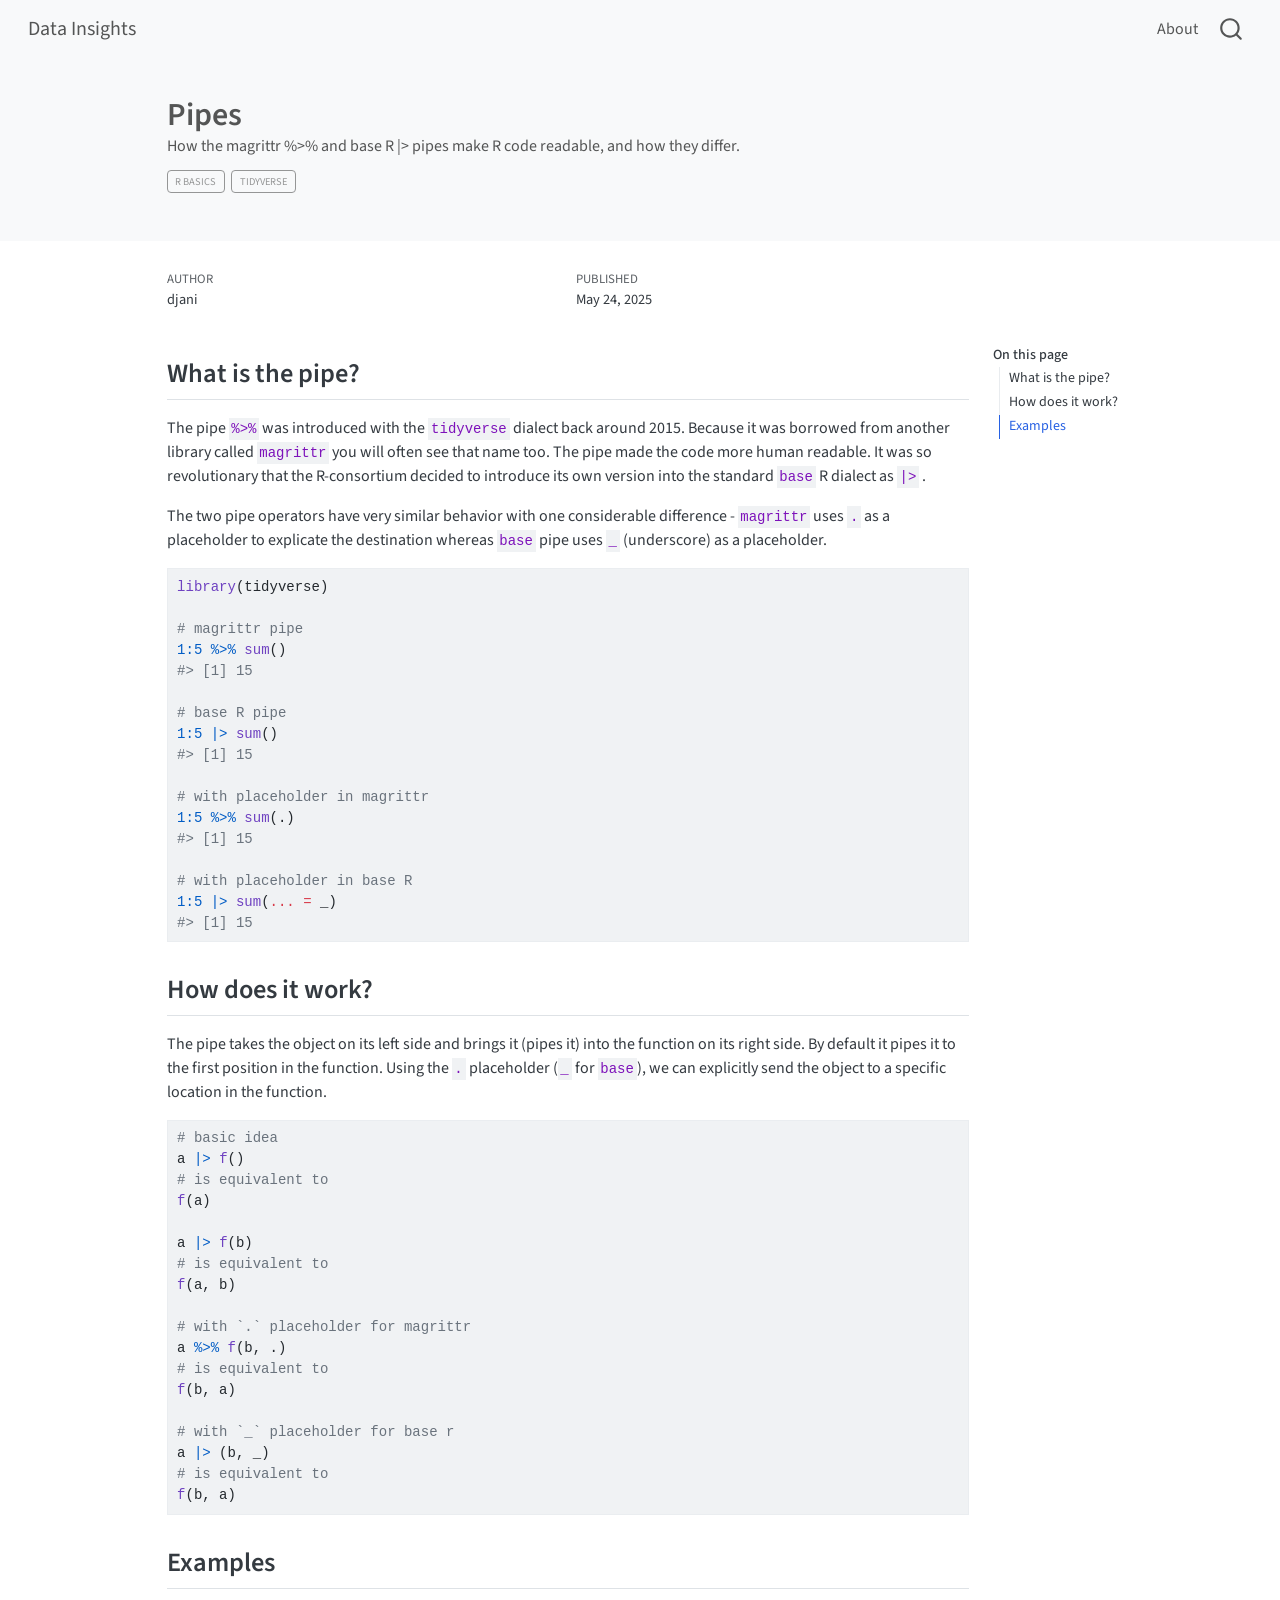
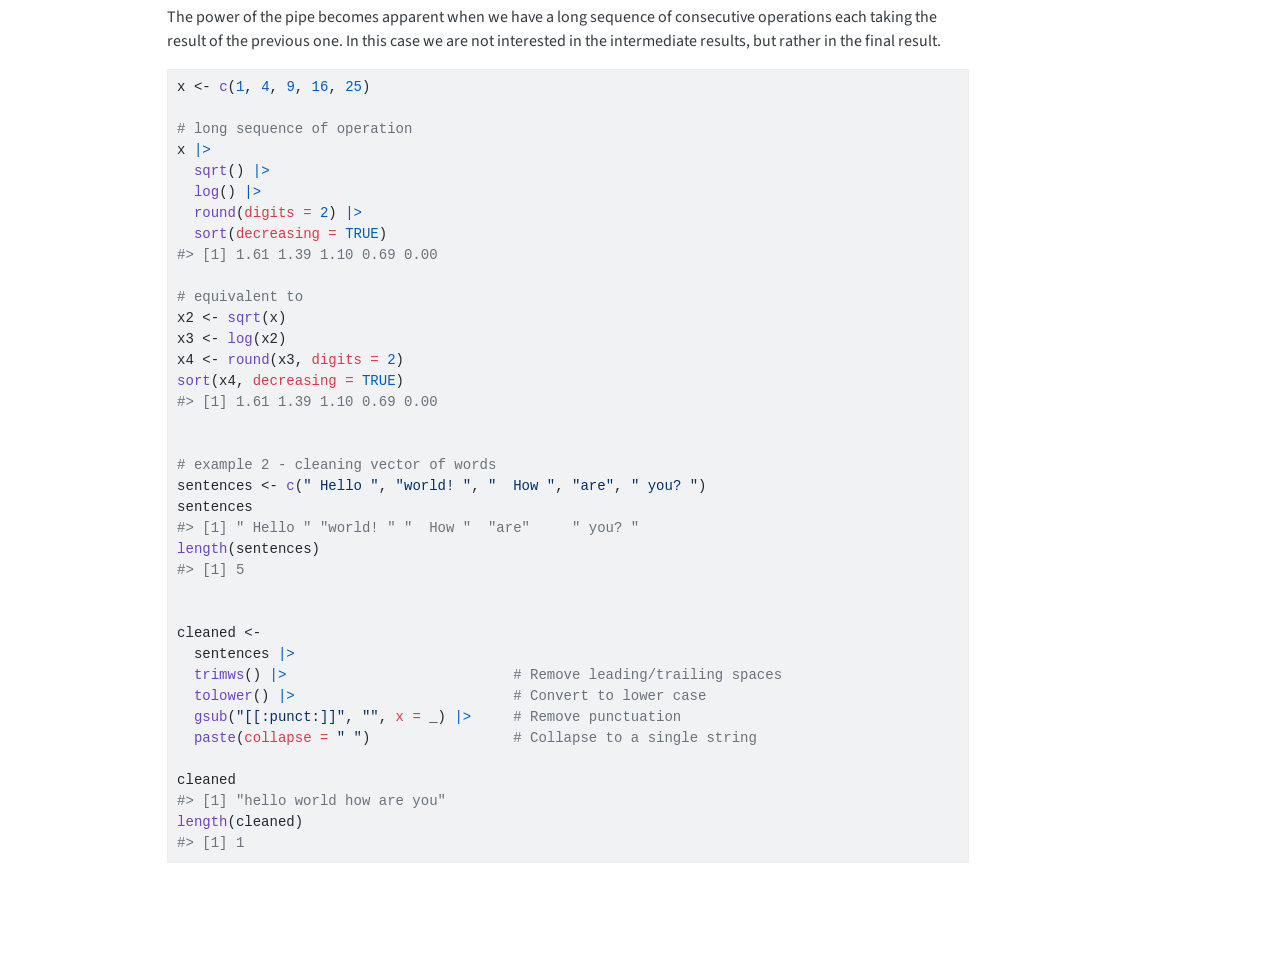
<file: posts/pipes/index.html>
<!DOCTYPE html>
<html xmlns="http://www.w3.org/1999/xhtml" lang="en" xml:lang="en"><head>

<meta charset="utf-8">
<meta name="generator" content="quarto-1.10.18">

<meta name="viewport" content="width=device-width, initial-scale=1.0, user-scalable=yes">

<meta name="author" content="djani">
<meta name="dcterms.date" content="2025-05-24">
<meta name="description" content="How the magrittr %>% and base R |> pipes make R code readable, and how they differ.">

<title>Pipes – Data Insights</title>
<style>
/* Default styles provided by pandoc.
** See https://pandoc.org/MANUAL.html#variables-for-html for config info.
*/
span.smallcaps{font-variant: small-caps;}
div.columns{display: flex; gap: 1.5em;}
div.column{flex: auto;}
@media screen {
div.columns{gap: min(4vw, 1.5em);}
div.column{overflow-x: auto;}
}
div.hanging-indent{margin-left: 1.5em; text-indent: -1.5em;}
ul.task-list{list-style: none;}
ul.task-list li input[type="checkbox"] {
  width: 0.8em;
  margin: 0 0.8em 0.2em -1em; /* quarto-specific, see https://github.com/quarto-dev/quarto-cli/issues/4556 */ 
  vertical-align: middle;
}
/* CSS for syntax highlighting */
html { -webkit-text-size-adjust: 100%; }
pre > code.sourceCode { white-space: pre; position: relative; }
pre > code.sourceCode > span { display: inline-block; line-height: 1.25; }
pre > code.sourceCode > span:empty { height: 1.2em; }
.sourceCode { overflow: visible; }
code.sourceCode > span { color: inherit; text-decoration: inherit; }
div.sourceCode { margin: 1em 0; }
pre.sourceCode { margin: 0; }
@media screen {
div.sourceCode { overflow: auto; }
}
@media print {
pre > code.sourceCode { white-space: pre-wrap; }
pre > code.sourceCode > span { text-indent: -5em; padding-left: 5em; }
}
pre.numberSource code
  { counter-reset: source-line 0; }
pre.numberSource code > span
  { position: relative; left: -4em; counter-increment: source-line; }
pre.numberSource code > span > a:first-child::before
  { content: counter(source-line);
    position: relative; left: -1em; text-align: right; vertical-align: baseline;
    border: none; display: inline-block;
    -webkit-touch-callout: none; -webkit-user-select: none;
    -khtml-user-select: none; -moz-user-select: none;
    -ms-user-select: none; user-select: none;
    padding: 0 4px; width: 4em;
  }
pre.numberSource { margin-left: 3em;  padding-left: 4px; }
div.sourceCode
  {   }
@media screen {
pre > code.sourceCode > span > a:first-child::before { text-decoration: underline; }
}
</style>


<script src="../../site_libs/quarto-nav/quarto-nav.js"></script>
<script src="../../site_libs/quarto-nav/headroom.min.js"></script>
<script src="../../site_libs/clipboard/clipboard.min.js"></script>
<script src="../../site_libs/quarto-search/autocomplete.umd.js"></script>
<script src="../../site_libs/quarto-search/fuse.min.js"></script>
<script src="../../site_libs/quarto-search/quarto-search.js"></script>
<meta name="quarto:offset" content="../../">
<script src="../../site_libs/quarto-html/quarto.js" type="module"></script>
<script src="../../site_libs/quarto-html/tabsets/tabsets.js" type="module"></script>
<script src="../../site_libs/quarto-html/popper.min.js"></script>
<script src="../../site_libs/quarto-html/tippy.umd.min.js"></script>
<script src="../../site_libs/quarto-html/anchor.min.js"></script>
<link href="../../site_libs/quarto-html/tippy.css" rel="stylesheet">
<link href="../../site_libs/quarto-html/quarto-syntax-highlighting-bb62276ab45c84d9efd712f51ff97b5a.css" rel="stylesheet" id="quarto-text-highlighting-styles">
<script src="../../site_libs/bootstrap/bootstrap.min.js"></script>
<link href="../../site_libs/bootstrap/bootstrap-icons.css" rel="stylesheet">
<link href="../../site_libs/bootstrap/bootstrap-7f65150fa192e550e46a5ff0d318a8e5.min.css" rel="stylesheet" append-hash="true" id="quarto-bootstrap" data-mode="light">
<script id="quarto-search-options" type="application/json">{
  "location": "navbar",
  "copy-button": false,
  "collapse-after": 3,
  "panel-placement": "end",
  "type": "overlay",
  "limit": 50,
  "keyboard-shortcut": [
    "f",
    "/",
    "s"
  ],
  "show-item-context": false,
  "language": {
    "search-no-results-text": "No results",
    "search-matching-documents-text": "matching documents",
    "search-copy-link-title": "Copy link to search",
    "search-hide-matches-text": "Hide additional matches",
    "search-more-match-text": "more match in this document",
    "search-more-matches-text": "more matches in this document",
    "search-clear-button-title": "Clear",
    "search-text-placeholder": "",
    "search-detached-cancel-button-title": "Cancel",
    "search-submit-button-title": "Submit",
    "search-label": "Search"
  }
}</script>


<link rel="stylesheet" href="../../styles.css">
</head>

<body class="nav-fixed quarto-light">

<div id="quarto-search-results"></div>
  <header id="quarto-header" class="headroom fixed-top quarto-banner">
    <nav class="navbar navbar-expand-lg " data-bs-theme="dark">
      <div class="navbar-container container-fluid">
      <div class="navbar-brand-container mx-auto">
    <a class="navbar-brand" href="../../index.html">
    <span class="navbar-title">Data Insights</span>
    </a>
  </div>
            <div id="quarto-search" class="" title="Search"></div>
          <button class="navbar-toggler" type="button" data-bs-toggle="collapse" data-bs-target="#navbarCollapse" aria-controls="navbarCollapse" role="menu" aria-expanded="false" aria-label="Toggle navigation" onclick="if (window.quartoToggleHeadroom) { window.quartoToggleHeadroom(); }">
  <span class="navbar-toggler-icon"></span>
</button>
          <div class="collapse navbar-collapse" id="navbarCollapse">
            <ul class="navbar-nav navbar-nav-scroll ms-auto">
  <li class="nav-item">
    <a class="nav-link" href="../../about.html"> 
<span class="menu-text">About</span></a>
  </li>  
</ul>
          </div> <!-- /navcollapse -->
            <div class="quarto-navbar-tools">
</div>
      </div> <!-- /container-fluid -->
    </nav>
</header>
<!-- content -->
<header id="title-block-header" class="quarto-title-block default page-columns page-full">
  <div class="quarto-title-banner page-columns page-full">
    <div class="quarto-title column-body">
      <h1 class="title">Pipes</h1>
                  <div>
        <div class="description">
          How the magrittr %&gt;% and base R |&gt; pipes make R code readable, and how they differ.
        </div>
      </div>
                          <div class="quarto-categories">
                <div class="quarto-category">R basics</div>
                <div class="quarto-category">tidyverse</div>
              </div>
                  </div>
  </div>
    
  
  <div class="quarto-title-meta">

      <div>
      <div class="quarto-title-meta-heading">Author</div>
      <div class="quarto-title-meta-contents">
               <p>djani </p>
            </div>
    </div>
      
      <div>
      <div class="quarto-title-meta-heading">Published</div>
      <div class="quarto-title-meta-contents">
        <p class="date">May 24, 2025</p>
      </div>
    </div>
    
      
    </div>
    
  
  </header><div id="quarto-content" class="quarto-container page-columns page-rows-contents page-layout-article page-navbar">
<!-- sidebar -->
<!-- margin-sidebar -->
    <div id="quarto-margin-sidebar" class="sidebar margin-sidebar">
        <nav id="TOC" role="doc-toc" class="toc-active">
    <h2 id="toc-title">On this page</h2>
   
  <ul class="collapse">
  <li><a href="#what-is-the-pipe" id="toc-what-is-the-pipe" class="nav-link active" data-scroll-target="#what-is-the-pipe">What is the pipe?</a></li>
  <li><a href="#how-does-it-work" id="toc-how-does-it-work" class="nav-link" data-scroll-target="#how-does-it-work">How does it work?</a></li>
  <li><a href="#examples" id="toc-examples" class="nav-link" data-scroll-target="#examples">Examples</a></li>
  </ul>
</nav>
    </div>
<!-- main -->
<main class="content quarto-banner-title-block" id="quarto-document-content">





<section id="what-is-the-pipe" class="level2">
<h2 class="anchored" data-anchor-id="what-is-the-pipe">What is the pipe?</h2>
<p>The pipe <code>%&gt;%</code> was introduced with the <code>tidyverse</code> dialect back around 2015. Because it was borrowed from another library called <code>magrittr</code> you will often see that name too. The pipe made the code more human readable. It was so revolutionary that the R-consortium decided to introduce its own version into the standard <code>base</code> R dialect as <code>|&gt;</code> .</p>
<p>The two pipe operators have very similar behavior with one considerable difference - <code>magrittr</code> uses <code>.</code> as a placeholder to explicate the destination whereas <code>base</code> pipe uses <code>_</code> (underscore) as a placeholder.</p>
<div class="cell">
<div class="code-copy-outer-scaffold"><div class="sourceCode cell-code" id="cb1"><pre class="sourceCode r code-with-copy"><code class="sourceCode r"><span id="cb1-1"><a href="#cb1-1" aria-hidden="true" tabindex="-1"></a><span class="fu">library</span>(tidyverse)</span>
<span id="cb1-2"><a href="#cb1-2" aria-hidden="true" tabindex="-1"></a></span>
<span id="cb1-3"><a href="#cb1-3" aria-hidden="true" tabindex="-1"></a><span class="co"># magrittr pipe</span></span>
<span id="cb1-4"><a href="#cb1-4" aria-hidden="true" tabindex="-1"></a><span class="dv">1</span><span class="sc">:</span><span class="dv">5</span> <span class="sc">%&gt;%</span> <span class="fu">sum</span>()</span>
<span id="cb1-5"><a href="#cb1-5" aria-hidden="true" tabindex="-1"></a><span class="co">#&gt; [1] 15</span></span>
<span id="cb1-6"><a href="#cb1-6" aria-hidden="true" tabindex="-1"></a></span>
<span id="cb1-7"><a href="#cb1-7" aria-hidden="true" tabindex="-1"></a><span class="co"># base R pipe</span></span>
<span id="cb1-8"><a href="#cb1-8" aria-hidden="true" tabindex="-1"></a><span class="dv">1</span><span class="sc">:</span><span class="dv">5</span> <span class="sc">|&gt;</span> <span class="fu">sum</span>()</span>
<span id="cb1-9"><a href="#cb1-9" aria-hidden="true" tabindex="-1"></a><span class="co">#&gt; [1] 15</span></span>
<span id="cb1-10"><a href="#cb1-10" aria-hidden="true" tabindex="-1"></a></span>
<span id="cb1-11"><a href="#cb1-11" aria-hidden="true" tabindex="-1"></a><span class="co"># with placeholder in magrittr</span></span>
<span id="cb1-12"><a href="#cb1-12" aria-hidden="true" tabindex="-1"></a><span class="dv">1</span><span class="sc">:</span><span class="dv">5</span> <span class="sc">%&gt;%</span> <span class="fu">sum</span>(.) </span>
<span id="cb1-13"><a href="#cb1-13" aria-hidden="true" tabindex="-1"></a><span class="co">#&gt; [1] 15</span></span>
<span id="cb1-14"><a href="#cb1-14" aria-hidden="true" tabindex="-1"></a></span>
<span id="cb1-15"><a href="#cb1-15" aria-hidden="true" tabindex="-1"></a><span class="co"># with placeholder in base R</span></span>
<span id="cb1-16"><a href="#cb1-16" aria-hidden="true" tabindex="-1"></a><span class="dv">1</span><span class="sc">:</span><span class="dv">5</span> <span class="sc">|&gt;</span> <span class="fu">sum</span>(<span class="at">... =</span> _)</span>
<span id="cb1-17"><a href="#cb1-17" aria-hidden="true" tabindex="-1"></a><span class="co">#&gt; [1] 15</span></span></code></pre></div><button title="Copy to Clipboard" class="code-copy-button"><i class="bi"></i></button></div>
</div>
</section>
<section id="how-does-it-work" class="level2">
<h2 class="anchored" data-anchor-id="how-does-it-work">How does it work?</h2>
<p>The pipe takes the object on its left side and brings it (pipes it) into the function on its right side. By default it pipes it to the first position in the function. Using the <code>.</code> placeholder (<code>_</code> for <code>base</code>), we can explicitly send the object to a specific location in the function.</p>
<div class="cell">
<div class="code-copy-outer-scaffold"><div class="sourceCode cell-code" id="cb2"><pre class="sourceCode r code-with-copy"><code class="sourceCode r"><span id="cb2-1"><a href="#cb2-1" aria-hidden="true" tabindex="-1"></a><span class="co"># basic idea</span></span>
<span id="cb2-2"><a href="#cb2-2" aria-hidden="true" tabindex="-1"></a>a <span class="sc">|&gt;</span> <span class="fu">f</span>()</span>
<span id="cb2-3"><a href="#cb2-3" aria-hidden="true" tabindex="-1"></a><span class="co"># is equivalent to</span></span>
<span id="cb2-4"><a href="#cb2-4" aria-hidden="true" tabindex="-1"></a><span class="fu">f</span>(a)</span>
<span id="cb2-5"><a href="#cb2-5" aria-hidden="true" tabindex="-1"></a></span>
<span id="cb2-6"><a href="#cb2-6" aria-hidden="true" tabindex="-1"></a>a <span class="sc">|&gt;</span> <span class="fu">f</span>(b)</span>
<span id="cb2-7"><a href="#cb2-7" aria-hidden="true" tabindex="-1"></a><span class="co"># is equivalent to</span></span>
<span id="cb2-8"><a href="#cb2-8" aria-hidden="true" tabindex="-1"></a><span class="fu">f</span>(a, b)</span>
<span id="cb2-9"><a href="#cb2-9" aria-hidden="true" tabindex="-1"></a></span>
<span id="cb2-10"><a href="#cb2-10" aria-hidden="true" tabindex="-1"></a><span class="co"># with `.` placeholder for magrittr</span></span>
<span id="cb2-11"><a href="#cb2-11" aria-hidden="true" tabindex="-1"></a>a <span class="sc">%&gt;%</span> <span class="fu">f</span>(b, .)</span>
<span id="cb2-12"><a href="#cb2-12" aria-hidden="true" tabindex="-1"></a><span class="co"># is equivalent to </span></span>
<span id="cb2-13"><a href="#cb2-13" aria-hidden="true" tabindex="-1"></a><span class="fu">f</span>(b, a)</span>
<span id="cb2-14"><a href="#cb2-14" aria-hidden="true" tabindex="-1"></a></span>
<span id="cb2-15"><a href="#cb2-15" aria-hidden="true" tabindex="-1"></a><span class="co"># with `_` placeholder for base r</span></span>
<span id="cb2-16"><a href="#cb2-16" aria-hidden="true" tabindex="-1"></a>a <span class="sc">|&gt;</span> (b, _)</span>
<span id="cb2-17"><a href="#cb2-17" aria-hidden="true" tabindex="-1"></a><span class="co"># is equivalent to </span></span>
<span id="cb2-18"><a href="#cb2-18" aria-hidden="true" tabindex="-1"></a><span class="fu">f</span>(b, a)</span></code></pre></div><button title="Copy to Clipboard" class="code-copy-button"><i class="bi"></i></button></div>
</div>
</section>
<section id="examples" class="level2">
<h2 class="anchored" data-anchor-id="examples">Examples</h2>
<p>The power of the pipe becomes apparent when we have a long sequence of consecutive operations each taking the result of the previous one. In this case we are not interested in the intermediate results, but rather in the final result.</p>
<div class="cell">
<div class="code-copy-outer-scaffold"><div class="sourceCode cell-code" id="cb3"><pre class="sourceCode r code-with-copy"><code class="sourceCode r"><span id="cb3-1"><a href="#cb3-1" aria-hidden="true" tabindex="-1"></a>x <span class="ot">&lt;-</span> <span class="fu">c</span>(<span class="dv">1</span>, <span class="dv">4</span>, <span class="dv">9</span>, <span class="dv">16</span>, <span class="dv">25</span>)</span>
<span id="cb3-2"><a href="#cb3-2" aria-hidden="true" tabindex="-1"></a></span>
<span id="cb3-3"><a href="#cb3-3" aria-hidden="true" tabindex="-1"></a><span class="co"># long sequence of operation</span></span>
<span id="cb3-4"><a href="#cb3-4" aria-hidden="true" tabindex="-1"></a>x <span class="sc">|&gt;</span></span>
<span id="cb3-5"><a href="#cb3-5" aria-hidden="true" tabindex="-1"></a>  <span class="fu">sqrt</span>() <span class="sc">|&gt;</span></span>
<span id="cb3-6"><a href="#cb3-6" aria-hidden="true" tabindex="-1"></a>  <span class="fu">log</span>() <span class="sc">|&gt;</span></span>
<span id="cb3-7"><a href="#cb3-7" aria-hidden="true" tabindex="-1"></a>  <span class="fu">round</span>(<span class="at">digits =</span> <span class="dv">2</span>) <span class="sc">|&gt;</span></span>
<span id="cb3-8"><a href="#cb3-8" aria-hidden="true" tabindex="-1"></a>  <span class="fu">sort</span>(<span class="at">decreasing =</span> <span class="cn">TRUE</span>)</span>
<span id="cb3-9"><a href="#cb3-9" aria-hidden="true" tabindex="-1"></a><span class="co">#&gt; [1] 1.61 1.39 1.10 0.69 0.00</span></span>
<span id="cb3-10"><a href="#cb3-10" aria-hidden="true" tabindex="-1"></a></span>
<span id="cb3-11"><a href="#cb3-11" aria-hidden="true" tabindex="-1"></a><span class="co"># equivalent to </span></span>
<span id="cb3-12"><a href="#cb3-12" aria-hidden="true" tabindex="-1"></a>x2 <span class="ot">&lt;-</span> <span class="fu">sqrt</span>(x)</span>
<span id="cb3-13"><a href="#cb3-13" aria-hidden="true" tabindex="-1"></a>x3 <span class="ot">&lt;-</span> <span class="fu">log</span>(x2)</span>
<span id="cb3-14"><a href="#cb3-14" aria-hidden="true" tabindex="-1"></a>x4 <span class="ot">&lt;-</span> <span class="fu">round</span>(x3, <span class="at">digits =</span> <span class="dv">2</span>)</span>
<span id="cb3-15"><a href="#cb3-15" aria-hidden="true" tabindex="-1"></a><span class="fu">sort</span>(x4, <span class="at">decreasing =</span> <span class="cn">TRUE</span>)</span>
<span id="cb3-16"><a href="#cb3-16" aria-hidden="true" tabindex="-1"></a><span class="co">#&gt; [1] 1.61 1.39 1.10 0.69 0.00</span></span>
<span id="cb3-17"><a href="#cb3-17" aria-hidden="true" tabindex="-1"></a></span>
<span id="cb3-18"><a href="#cb3-18" aria-hidden="true" tabindex="-1"></a></span>
<span id="cb3-19"><a href="#cb3-19" aria-hidden="true" tabindex="-1"></a><span class="co"># example 2 - cleaning vector of words</span></span>
<span id="cb3-20"><a href="#cb3-20" aria-hidden="true" tabindex="-1"></a>sentences <span class="ot">&lt;-</span> <span class="fu">c</span>(<span class="st">" Hello "</span>, <span class="st">"world! "</span>, <span class="st">"  How "</span>, <span class="st">"are"</span>, <span class="st">" you? "</span>)</span>
<span id="cb3-21"><a href="#cb3-21" aria-hidden="true" tabindex="-1"></a>sentences</span>
<span id="cb3-22"><a href="#cb3-22" aria-hidden="true" tabindex="-1"></a><span class="co">#&gt; [1] " Hello " "world! " "  How "  "are"     " you? "</span></span>
<span id="cb3-23"><a href="#cb3-23" aria-hidden="true" tabindex="-1"></a><span class="fu">length</span>(sentences)</span>
<span id="cb3-24"><a href="#cb3-24" aria-hidden="true" tabindex="-1"></a><span class="co">#&gt; [1] 5</span></span>
<span id="cb3-25"><a href="#cb3-25" aria-hidden="true" tabindex="-1"></a></span>
<span id="cb3-26"><a href="#cb3-26" aria-hidden="true" tabindex="-1"></a></span>
<span id="cb3-27"><a href="#cb3-27" aria-hidden="true" tabindex="-1"></a>cleaned <span class="ot">&lt;-</span> </span>
<span id="cb3-28"><a href="#cb3-28" aria-hidden="true" tabindex="-1"></a>  sentences <span class="sc">|&gt;</span></span>
<span id="cb3-29"><a href="#cb3-29" aria-hidden="true" tabindex="-1"></a>  <span class="fu">trimws</span>() <span class="sc">|&gt;</span>                           <span class="co"># Remove leading/trailing spaces</span></span>
<span id="cb3-30"><a href="#cb3-30" aria-hidden="true" tabindex="-1"></a>  <span class="fu">tolower</span>() <span class="sc">|&gt;</span>                          <span class="co"># Convert to lower case</span></span>
<span id="cb3-31"><a href="#cb3-31" aria-hidden="true" tabindex="-1"></a>  <span class="fu">gsub</span>(<span class="st">"[[:punct:]]"</span>, <span class="st">""</span>, <span class="at">x =</span> _) <span class="sc">|&gt;</span>     <span class="co"># Remove punctuation</span></span>
<span id="cb3-32"><a href="#cb3-32" aria-hidden="true" tabindex="-1"></a>  <span class="fu">paste</span>(<span class="at">collapse =</span> <span class="st">" "</span>)                 <span class="co"># Collapse to a single string</span></span>
<span id="cb3-33"><a href="#cb3-33" aria-hidden="true" tabindex="-1"></a></span>
<span id="cb3-34"><a href="#cb3-34" aria-hidden="true" tabindex="-1"></a>cleaned</span>
<span id="cb3-35"><a href="#cb3-35" aria-hidden="true" tabindex="-1"></a><span class="co">#&gt; [1] "hello world how are you"</span></span>
<span id="cb3-36"><a href="#cb3-36" aria-hidden="true" tabindex="-1"></a><span class="fu">length</span>(cleaned)</span>
<span id="cb3-37"><a href="#cb3-37" aria-hidden="true" tabindex="-1"></a><span class="co">#&gt; [1] 1</span></span></code></pre></div><button title="Copy to Clipboard" class="code-copy-button"><i class="bi"></i></button></div>
</div>


</section>

</main> <!-- /main -->
<script id="quarto-html-after-body" type="application/javascript">
  window.document.addEventListener("DOMContentLoaded", function (event) {
    const icon = "";
    const anchorJS = new window.AnchorJS();
    anchorJS.options = {
      placement: 'right',
      icon: icon
    };
    anchorJS.add('.anchored');
    const isCodeAnnotation = (el) => {
      for (const clz of el.classList) {
        if (clz.startsWith('code-annotation-')) {                     
          return true;
        }
      }
      return false;
    }
    const onCopySuccess = function(e) {
      // button target
      const button = e.trigger;
      // don't keep focus
      button.blur();
      // flash "checked"
      button.classList.add('code-copy-button-checked');
      var currentTitle = button.getAttribute("title");
      button.setAttribute("title", "Copied!");
      let tooltip;
      if (window.bootstrap) {
        button.setAttribute("data-bs-toggle", "tooltip");
        button.setAttribute("data-bs-placement", "left");
        button.setAttribute("data-bs-title", "Copied!");
        tooltip = new bootstrap.Tooltip(button, 
          { trigger: "manual", 
            customClass: "code-copy-button-tooltip",
            offset: [0, -8]});
        tooltip.show();    
      }
      setTimeout(function() {
        if (tooltip) {
          tooltip.hide();
          button.removeAttribute("data-bs-title");
          button.removeAttribute("data-bs-toggle");
          button.removeAttribute("data-bs-placement");
        }
        button.setAttribute("title", currentTitle);
        button.classList.remove('code-copy-button-checked');
      }, 1000);
      // clear code selection
      e.clearSelection();
    }
    const getTextToCopy = function(trigger) {
      const outerScaffold = trigger.parentElement.cloneNode(true);
      const codeEl = outerScaffold.querySelector('code');
      for (const childEl of codeEl.children) {
        if (isCodeAnnotation(childEl)) {
          childEl.remove();
        }
      }
      return codeEl.innerText;
    }
    const clipboard = new window.ClipboardJS('.code-copy-button:not([data-in-quarto-modal])', {
      text: getTextToCopy
    });
    clipboard.on('success', onCopySuccess);
    if (window.document.getElementById('quarto-embedded-source-code-modal')) {
      const clipboardModal = new window.ClipboardJS('.code-copy-button[data-in-quarto-modal]', {
        text: getTextToCopy,
        container: window.document.getElementById('quarto-embedded-source-code-modal')
      });
      clipboardModal.on('success', onCopySuccess);
    }
      var localhostRegex = new RegExp(/^(?:http|https):\/\/localhost\:?[0-9]*\//);
      var mailtoRegex = new RegExp(/^mailto:/);
        var filterRegex = new RegExp('/' + window.location.host + '/');
      var isInternal = (href) => {
          return filterRegex.test(href) || localhostRegex.test(href) || mailtoRegex.test(href);
      }
      // Inspect non-navigation links and adorn them if external
     var links = window.document.querySelectorAll('a[href]:not(.nav-link):not(.navbar-brand):not(.toc-action):not(.sidebar-link):not(.sidebar-item-toggle):not(.pagination-link):not(.no-external):not([aria-hidden]):not(.dropdown-item):not(.quarto-navigation-tool):not(.about-link)');
      for (var i=0; i<links.length; i++) {
        const link = links[i];
        if (!isInternal(link.href)) {
          // undo the damage that might have been done by quarto-nav.js in the case of
          // links that we want to consider external
          if (link.dataset.originalHref !== undefined) {
            link.href = link.dataset.originalHref;
          }
        }
      }
    function tippyHover(el, contentFn, onTriggerFn, onUntriggerFn) {
      const config = {
        allowHTML: true,
        maxWidth: 500,
        delay: 100,
        arrow: false,
        appendTo: function(el) {
            return el.parentElement;
        },
        interactive: true,
        interactiveBorder: 10,
        theme: 'quarto',
        placement: 'bottom-start',
      };
      if (contentFn) {
        config.content = contentFn;
      }
      if (onTriggerFn) {
        config.onTrigger = onTriggerFn;
      }
      if (onUntriggerFn) {
        config.onUntrigger = onUntriggerFn;
      }
      window.tippy(el, config); 
    }
    const noterefs = window.document.querySelectorAll('a[role="doc-noteref"]');
    for (var i=0; i<noterefs.length; i++) {
      const ref = noterefs[i];
      tippyHover(ref, function() {
        // use id or data attribute instead here
        let href = ref.getAttribute('data-footnote-href') || ref.getAttribute('href');
        try { href = new URL(href).hash; } catch {}
        const id = href.replace(/^#\/?/, "");
        const note = window.document.getElementById(id);
        if (note) {
          return note.innerHTML;
        } else {
          return "";
        }
      });
    }
    const xrefs = window.document.querySelectorAll('a.quarto-xref');
    const processXRef = (id, note) => {
      // Strip column container classes
      const stripColumnClz = (el) => {
        el.classList.remove("page-full", "page-columns");
        if (el.children) {
          for (const child of el.children) {
            stripColumnClz(child);
          }
        }
      }
      stripColumnClz(note)
      if (id === null || id.startsWith('sec-')) {
        // Special case sections, only their first couple elements
        const container = document.createElement("div");
        if (note.children && note.children.length > 2) {
          container.appendChild(note.children[0].cloneNode(true));
          for (let i = 1; i < note.children.length; i++) {
            const child = note.children[i];
            if (child.tagName === "P" && child.innerText === "") {
              continue;
            } else {
              container.appendChild(child.cloneNode(true));
              break;
            }
          }
          if (window.Quarto?.typesetMath) {
            window.Quarto.typesetMath(container);
          }
          return container.innerHTML
        } else {
          if (window.Quarto?.typesetMath) {
            window.Quarto.typesetMath(note);
          }
          return note.innerHTML;
        }
      } else {
        // Remove any anchor links if they are present
        const anchorLink = note.querySelector('a.anchorjs-link');
        if (anchorLink) {
          anchorLink.remove();
        }
        if (window.Quarto?.typesetMath) {
          window.Quarto.typesetMath(note);
        }
        if (note.classList.contains("callout")) {
          return note.outerHTML;
        } else {
          return note.innerHTML;
        }
      }
    }
    for (var i=0; i<xrefs.length; i++) {
      const xref = xrefs[i];
      tippyHover(xref, undefined, function(instance) {
        instance.disable();
        let url = xref.getAttribute('href');
        let hash = undefined; 
        if (url.startsWith('#')) {
          hash = url;
        } else {
          try { hash = new URL(url).hash; } catch {}
        }
        if (hash) {
          const id = hash.replace(/^#\/?/, "");
          const note = window.document.getElementById(id);
          if (note !== null) {
            try {
              const html = processXRef(id, note.cloneNode(true));
              instance.setContent(html);
            } finally {
              instance.enable();
              instance.show();
            }
          } else {
            // See if we can fetch this
            fetch(url.split('#')[0])
            .then(res => res.text())
            .then(html => {
              const parser = new DOMParser();
              const htmlDoc = parser.parseFromString(html, "text/html");
              const note = htmlDoc.getElementById(id);
              if (note !== null) {
                const html = processXRef(id, note);
                instance.setContent(html);
              } 
            }).finally(() => {
              instance.enable();
              instance.show();
            });
          }
        } else {
          // See if we can fetch a full url (with no hash to target)
          // This is a special case and we should probably do some content thinning / targeting
          fetch(url)
          .then(res => res.text())
          .then(html => {
            const parser = new DOMParser();
            const htmlDoc = parser.parseFromString(html, "text/html");
            const note = htmlDoc.querySelector('main.content');
            if (note !== null) {
              // This should only happen for chapter cross references
              // (since there is no id in the URL)
              // remove the first header
              if (note.children.length > 0 && note.children[0].tagName === "HEADER") {
                note.children[0].remove();
              }
              const html = processXRef(null, note);
              instance.setContent(html);
            } 
          }).finally(() => {
            instance.enable();
            instance.show();
          });
        }
      }, function(instance) {
      });
    }
        let selectedAnnoteEl;
        const selectorForAnnotation = ( cell, annotation) => {
          let cellAttr = 'data-code-cell="' + cell + '"';
          let lineAttr = 'data-code-annotation="' +  annotation + '"';
          const selector = 'span[' + cellAttr + '][' + lineAttr + ']';
          return selector;
        }
        const selectCodeLines = (annoteEl) => {
          const doc = window.document;
          const targetCell = annoteEl.getAttribute("data-target-cell");
          const targetAnnotation = annoteEl.getAttribute("data-target-annotation");
          const annoteSpan = window.document.querySelector(selectorForAnnotation(targetCell, targetAnnotation));
          const lines = annoteSpan.getAttribute("data-code-lines").split(",");
          const lineIds = lines.map((line) => {
            return targetCell + "-" + line;
          })
          let top = null;
          let height = null;
          let parent = null;
          if (lineIds.length > 0) {
              //compute the position of the single el (top and bottom and make a div)
              const el = window.document.getElementById(lineIds[0]);
              top = el.offsetTop;
              height = el.offsetHeight;
              parent = el.parentElement.parentElement;
            if (lineIds.length > 1) {
              const lastEl = window.document.getElementById(lineIds[lineIds.length - 1]);
              const bottom = lastEl.offsetTop + lastEl.offsetHeight;
              height = bottom - top;
            }
            if (top !== null && height !== null && parent !== null) {
              // cook up a div (if necessary) and position it 
              let div = window.document.getElementById("code-annotation-line-highlight");
              if (div === null) {
                div = window.document.createElement("div");
                div.setAttribute("id", "code-annotation-line-highlight");
                div.style.position = 'absolute';
                parent.appendChild(div);
              }
              div.style.top = top - 2 + "px";
              div.style.height = height + 4 + "px";
              div.style.left = 0;
              let gutterDiv = window.document.getElementById("code-annotation-line-highlight-gutter");
              if (gutterDiv === null) {
                gutterDiv = window.document.createElement("div");
                gutterDiv.setAttribute("id", "code-annotation-line-highlight-gutter");
                gutterDiv.style.position = 'absolute';
                const codeCell = window.document.getElementById(targetCell);
                const gutter = codeCell.querySelector('.code-annotation-gutter');
                gutter.appendChild(gutterDiv);
              }
              gutterDiv.style.top = top - 2 + "px";
              gutterDiv.style.height = height + 4 + "px";
            }
            selectedAnnoteEl = annoteEl;
          }
        };
        const unselectCodeLines = () => {
          const elementsIds = ["code-annotation-line-highlight", "code-annotation-line-highlight-gutter"];
          elementsIds.forEach((elId) => {
            const div = window.document.getElementById(elId);
            if (div) {
              div.remove();
            }
          });
          selectedAnnoteEl = undefined;
        };
          // Handle positioning of the toggle
      window.addEventListener(
        "resize",
        throttle(() => {
          elRect = undefined;
          if (selectedAnnoteEl) {
            selectCodeLines(selectedAnnoteEl);
          }
        }, 10)
      );
      function throttle(fn, ms) {
      let throttle = false;
      let timer;
        return (...args) => {
          if(!throttle) { // first call gets through
              fn.apply(this, args);
              throttle = true;
          } else { // all the others get throttled
              if(timer) clearTimeout(timer); // cancel #2
              timer = setTimeout(() => {
                fn.apply(this, args);
                timer = throttle = false;
              }, ms);
          }
        };
      }
        // Attach click handler to the DT
        const annoteDls = window.document.querySelectorAll('dt[data-target-cell]');
        for (const annoteDlNode of annoteDls) {
          annoteDlNode.addEventListener('click', (event) => {
            const clickedEl = event.target;
            if (clickedEl !== selectedAnnoteEl) {
              unselectCodeLines();
              const activeEl = window.document.querySelector('dt[data-target-cell].code-annotation-active');
              if (activeEl) {
                activeEl.classList.remove('code-annotation-active');
              }
              selectCodeLines(clickedEl);
              clickedEl.classList.add('code-annotation-active');
            } else {
              // Unselect the line
              unselectCodeLines();
              clickedEl.classList.remove('code-annotation-active');
            }
          });
        }
    const findCites = (el) => {
      const parentEl = el.parentElement;
      if (parentEl) {
        const cites = parentEl.dataset.cites;
        if (cites) {
          return {
            el,
            cites: cites.split(' ')
          };
        } else {
          return findCites(el.parentElement)
        }
      } else {
        return undefined;
      }
    };
    var bibliorefs = window.document.querySelectorAll('a[role="doc-biblioref"]');
    for (var i=0; i<bibliorefs.length; i++) {
      const ref = bibliorefs[i];
      const citeInfo = findCites(ref);
      if (citeInfo) {
        tippyHover(citeInfo.el, function() {
          var popup = window.document.createElement('div');
          citeInfo.cites.forEach(function(cite) {
            var citeDiv = window.document.createElement('div');
            citeDiv.classList.add('hanging-indent');
            citeDiv.classList.add('csl-entry');
            var biblioDiv = window.document.getElementById('ref-' + cite);
            if (biblioDiv) {
              citeDiv.innerHTML = biblioDiv.innerHTML;
            }
            popup.appendChild(citeDiv);
          });
          return popup.innerHTML;
        });
      }
    }
  });
  </script>
</div> <!-- /content -->




</body></html>
</file>
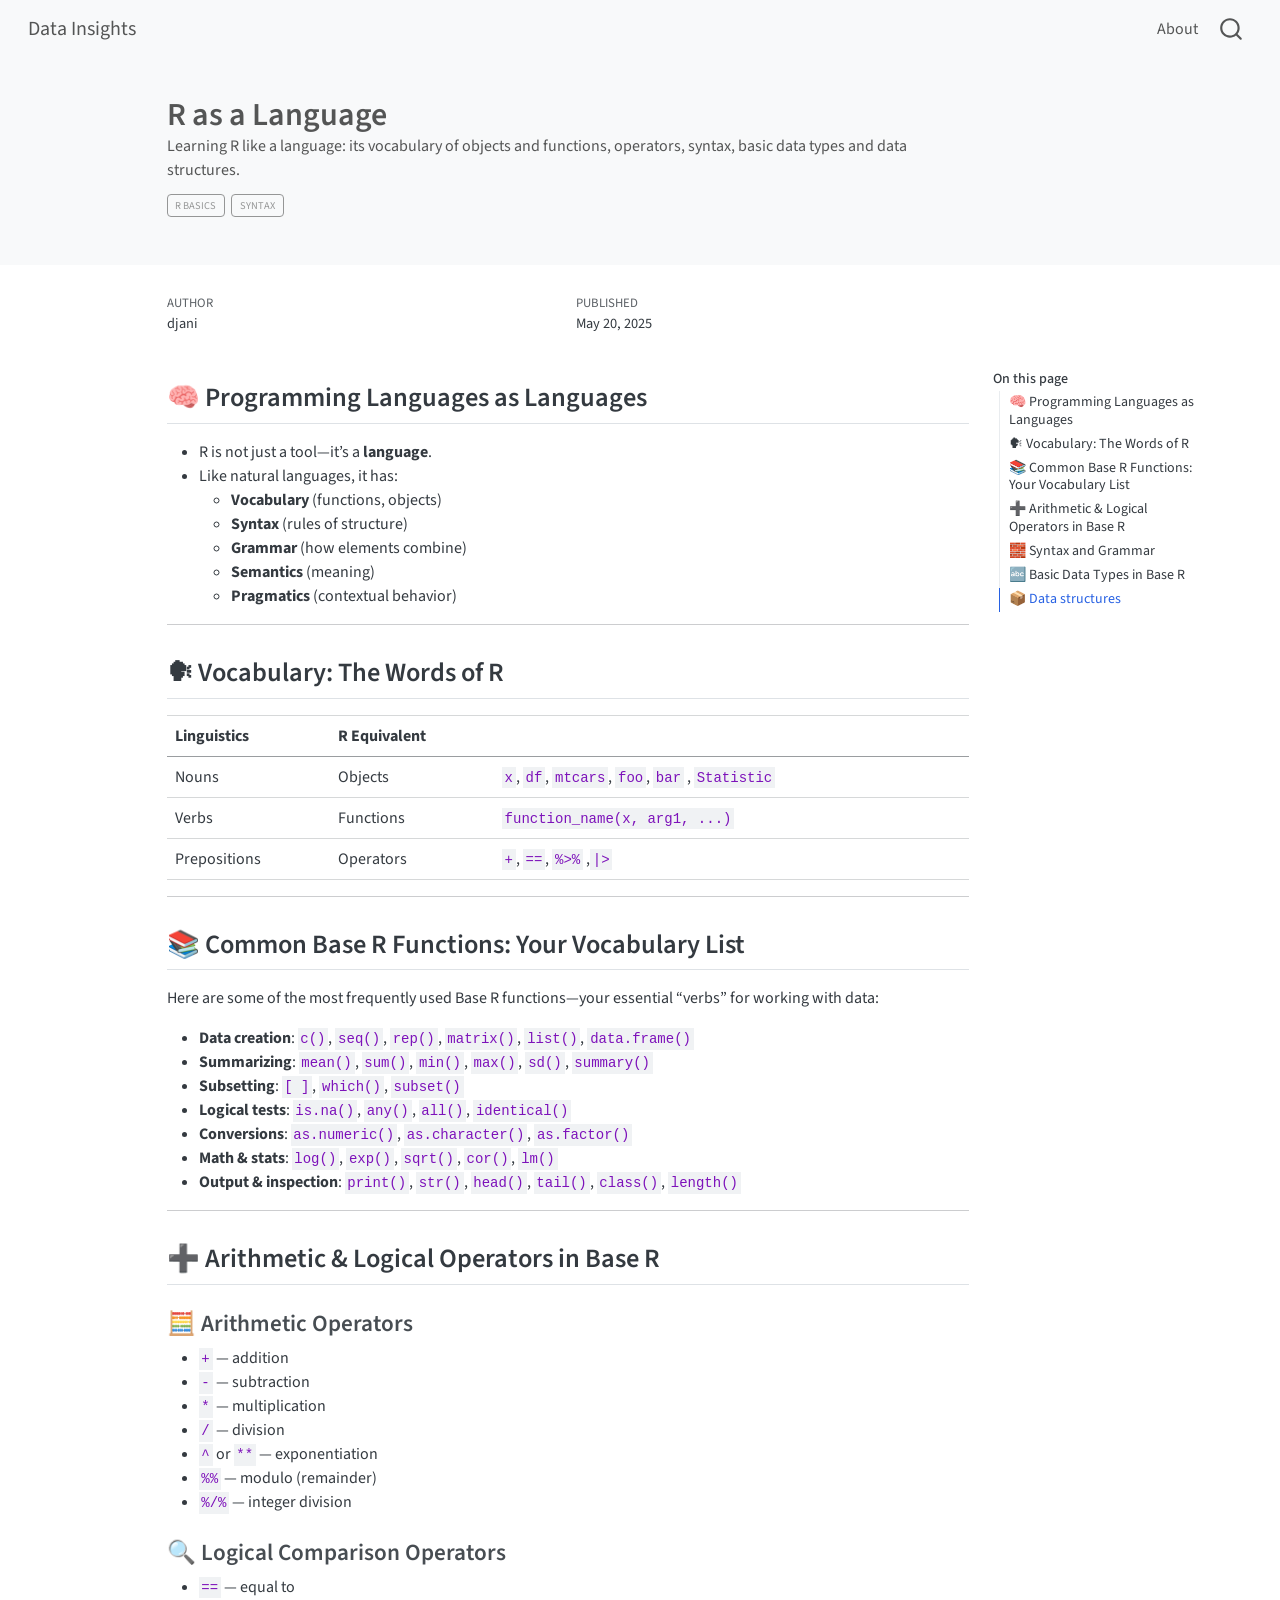
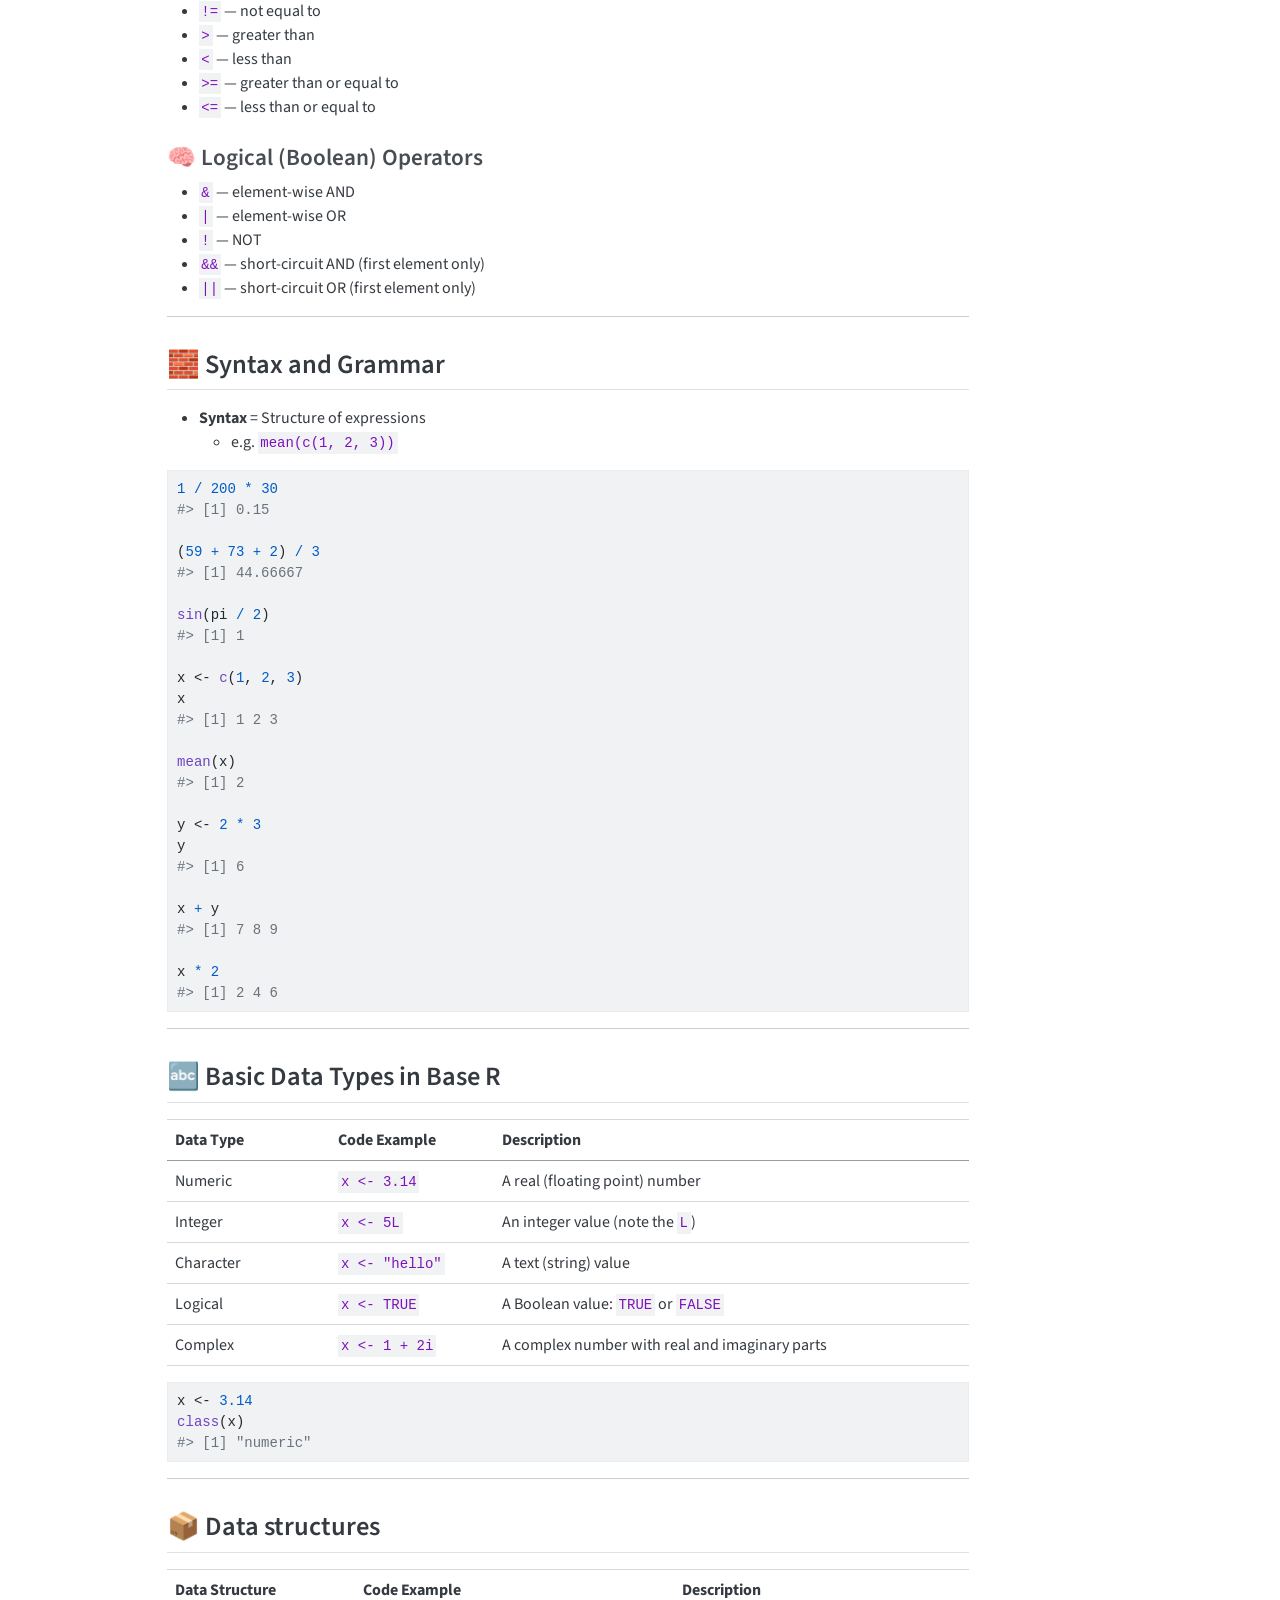
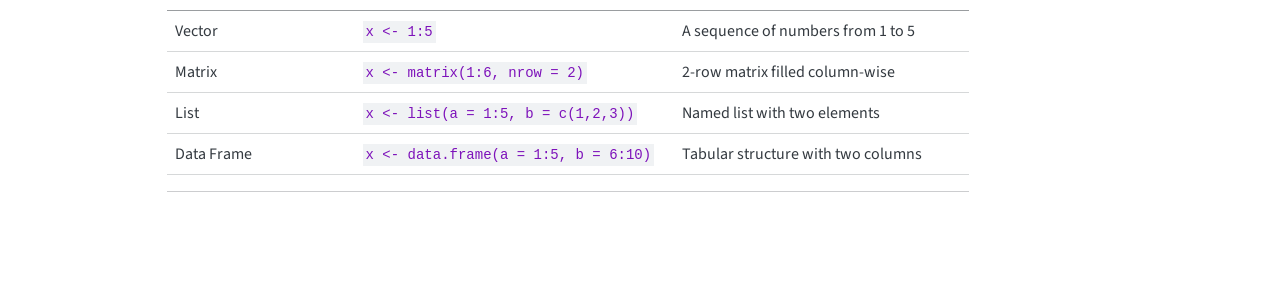
<file: posts/r-as-language/index.html>
<!DOCTYPE html>
<html xmlns="http://www.w3.org/1999/xhtml" lang="en" xml:lang="en"><head>

<meta charset="utf-8">
<meta name="generator" content="quarto-1.10.18">

<meta name="viewport" content="width=device-width, initial-scale=1.0, user-scalable=yes">

<meta name="author" content="djani">
<meta name="dcterms.date" content="2025-05-20">
<meta name="description" content="Learning R like a language: its vocabulary of objects and functions, operators, syntax, basic data types and data structures.">

<title>R as a Language – Data Insights</title>
<style>
/* Default styles provided by pandoc.
** See https://pandoc.org/MANUAL.html#variables-for-html for config info.
*/
span.smallcaps{font-variant: small-caps;}
div.columns{display: flex; gap: 1.5em;}
div.column{flex: auto;}
@media screen {
div.columns{gap: min(4vw, 1.5em);}
div.column{overflow-x: auto;}
}
div.hanging-indent{margin-left: 1.5em; text-indent: -1.5em;}
ul.task-list{list-style: none;}
ul.task-list li input[type="checkbox"] {
  width: 0.8em;
  margin: 0 0.8em 0.2em -1em; /* quarto-specific, see https://github.com/quarto-dev/quarto-cli/issues/4556 */ 
  vertical-align: middle;
}
/* CSS for syntax highlighting */
html { -webkit-text-size-adjust: 100%; }
pre > code.sourceCode { white-space: pre; position: relative; }
pre > code.sourceCode > span { display: inline-block; line-height: 1.25; }
pre > code.sourceCode > span:empty { height: 1.2em; }
.sourceCode { overflow: visible; }
code.sourceCode > span { color: inherit; text-decoration: inherit; }
div.sourceCode { margin: 1em 0; }
pre.sourceCode { margin: 0; }
@media screen {
div.sourceCode { overflow: auto; }
}
@media print {
pre > code.sourceCode { white-space: pre-wrap; }
pre > code.sourceCode > span { text-indent: -5em; padding-left: 5em; }
}
pre.numberSource code
  { counter-reset: source-line 0; }
pre.numberSource code > span
  { position: relative; left: -4em; counter-increment: source-line; }
pre.numberSource code > span > a:first-child::before
  { content: counter(source-line);
    position: relative; left: -1em; text-align: right; vertical-align: baseline;
    border: none; display: inline-block;
    -webkit-touch-callout: none; -webkit-user-select: none;
    -khtml-user-select: none; -moz-user-select: none;
    -ms-user-select: none; user-select: none;
    padding: 0 4px; width: 4em;
  }
pre.numberSource { margin-left: 3em;  padding-left: 4px; }
div.sourceCode
  {   }
@media screen {
pre > code.sourceCode > span > a:first-child::before { text-decoration: underline; }
}
</style>


<script src="../../site_libs/quarto-nav/quarto-nav.js"></script>
<script src="../../site_libs/quarto-nav/headroom.min.js"></script>
<script src="../../site_libs/clipboard/clipboard.min.js"></script>
<script src="../../site_libs/quarto-search/autocomplete.umd.js"></script>
<script src="../../site_libs/quarto-search/fuse.min.js"></script>
<script src="../../site_libs/quarto-search/quarto-search.js"></script>
<meta name="quarto:offset" content="../../">
<script src="../../site_libs/quarto-html/quarto.js" type="module"></script>
<script src="../../site_libs/quarto-html/tabsets/tabsets.js" type="module"></script>
<script src="../../site_libs/quarto-html/popper.min.js"></script>
<script src="../../site_libs/quarto-html/tippy.umd.min.js"></script>
<script src="../../site_libs/quarto-html/anchor.min.js"></script>
<link href="../../site_libs/quarto-html/tippy.css" rel="stylesheet">
<link href="../../site_libs/quarto-html/quarto-syntax-highlighting-bb62276ab45c84d9efd712f51ff97b5a.css" rel="stylesheet" id="quarto-text-highlighting-styles">
<script src="../../site_libs/bootstrap/bootstrap.min.js"></script>
<link href="../../site_libs/bootstrap/bootstrap-icons.css" rel="stylesheet">
<link href="../../site_libs/bootstrap/bootstrap-7f65150fa192e550e46a5ff0d318a8e5.min.css" rel="stylesheet" append-hash="true" id="quarto-bootstrap" data-mode="light">
<script id="quarto-search-options" type="application/json">{
  "location": "navbar",
  "copy-button": false,
  "collapse-after": 3,
  "panel-placement": "end",
  "type": "overlay",
  "limit": 50,
  "keyboard-shortcut": [
    "f",
    "/",
    "s"
  ],
  "show-item-context": false,
  "language": {
    "search-no-results-text": "No results",
    "search-matching-documents-text": "matching documents",
    "search-copy-link-title": "Copy link to search",
    "search-hide-matches-text": "Hide additional matches",
    "search-more-match-text": "more match in this document",
    "search-more-matches-text": "more matches in this document",
    "search-clear-button-title": "Clear",
    "search-text-placeholder": "",
    "search-detached-cancel-button-title": "Cancel",
    "search-submit-button-title": "Submit",
    "search-label": "Search"
  }
}</script>


<link rel="stylesheet" href="../../styles.css">
</head>

<body class="nav-fixed quarto-light">

<div id="quarto-search-results"></div>
  <header id="quarto-header" class="headroom fixed-top quarto-banner">
    <nav class="navbar navbar-expand-lg " data-bs-theme="dark">
      <div class="navbar-container container-fluid">
      <div class="navbar-brand-container mx-auto">
    <a class="navbar-brand" href="../../index.html">
    <span class="navbar-title">Data Insights</span>
    </a>
  </div>
            <div id="quarto-search" class="" title="Search"></div>
          <button class="navbar-toggler" type="button" data-bs-toggle="collapse" data-bs-target="#navbarCollapse" aria-controls="navbarCollapse" role="menu" aria-expanded="false" aria-label="Toggle navigation" onclick="if (window.quartoToggleHeadroom) { window.quartoToggleHeadroom(); }">
  <span class="navbar-toggler-icon"></span>
</button>
          <div class="collapse navbar-collapse" id="navbarCollapse">
            <ul class="navbar-nav navbar-nav-scroll ms-auto">
  <li class="nav-item">
    <a class="nav-link" href="../../about.html"> 
<span class="menu-text">About</span></a>
  </li>  
</ul>
          </div> <!-- /navcollapse -->
            <div class="quarto-navbar-tools">
</div>
      </div> <!-- /container-fluid -->
    </nav>
</header>
<!-- content -->
<header id="title-block-header" class="quarto-title-block default page-columns page-full">
  <div class="quarto-title-banner page-columns page-full">
    <div class="quarto-title column-body">
      <h1 class="title">R as a Language</h1>
                  <div>
        <div class="description">
          Learning R like a language: its vocabulary of objects and functions, operators, syntax, basic data types and data structures.
        </div>
      </div>
                          <div class="quarto-categories">
                <div class="quarto-category">R basics</div>
                <div class="quarto-category">syntax</div>
              </div>
                  </div>
  </div>
    
  
  <div class="quarto-title-meta">

      <div>
      <div class="quarto-title-meta-heading">Author</div>
      <div class="quarto-title-meta-contents">
               <p>djani </p>
            </div>
    </div>
      
      <div>
      <div class="quarto-title-meta-heading">Published</div>
      <div class="quarto-title-meta-contents">
        <p class="date">May 20, 2025</p>
      </div>
    </div>
    
      
    </div>
    
  
  </header><div id="quarto-content" class="quarto-container page-columns page-rows-contents page-layout-article page-navbar">
<!-- sidebar -->
<!-- margin-sidebar -->
    <div id="quarto-margin-sidebar" class="sidebar margin-sidebar">
        <nav id="TOC" role="doc-toc" class="toc-active">
    <h2 id="toc-title">On this page</h2>
   
  <ul class="collapse">
  <li><a href="#programming-languages-as-languages" id="toc-programming-languages-as-languages" class="nav-link active" data-scroll-target="#programming-languages-as-languages">🧠 Programming Languages as Languages</a></li>
  <li><a href="#vocabulary-the-words-of-r" id="toc-vocabulary-the-words-of-r" class="nav-link" data-scroll-target="#vocabulary-the-words-of-r">🗣 Vocabulary: The Words of R</a></li>
  <li><a href="#common-base-r-functions-your-vocabulary-list" id="toc-common-base-r-functions-your-vocabulary-list" class="nav-link" data-scroll-target="#common-base-r-functions-your-vocabulary-list">📚 Common Base R Functions: Your Vocabulary List</a></li>
  <li><a href="#arithmetic-logical-operators-in-base-r" id="toc-arithmetic-logical-operators-in-base-r" class="nav-link" data-scroll-target="#arithmetic-logical-operators-in-base-r">➕ Arithmetic &amp; Logical Operators in Base R</a></li>
  <li><a href="#syntax-and-grammar" id="toc-syntax-and-grammar" class="nav-link" data-scroll-target="#syntax-and-grammar">🧱 Syntax and Grammar</a></li>
  <li><a href="#basic-data-types-in-base-r" id="toc-basic-data-types-in-base-r" class="nav-link" data-scroll-target="#basic-data-types-in-base-r">🔤 Basic Data Types in Base R</a></li>
  <li><a href="#data-structures" id="toc-data-structures" class="nav-link" data-scroll-target="#data-structures">📦 Data structures</a></li>
  </ul>
</nav>
    </div>
<!-- main -->
<main class="content quarto-banner-title-block" id="quarto-document-content">





<section id="programming-languages-as-languages" class="level2">
<h2 class="anchored" data-anchor-id="programming-languages-as-languages">🧠 Programming Languages as Languages</h2>
<ul>
<li>R is not just a tool—it’s a <strong>language</strong>.</li>
<li>Like natural languages, it has:
<ul>
<li><strong>Vocabulary</strong> (functions, objects)</li>
<li><strong>Syntax</strong> (rules of structure)</li>
<li><strong>Grammar</strong> (how elements combine)</li>
<li><strong>Semantics</strong> (meaning)</li>
<li><strong>Pragmatics</strong> (contextual behavior)</li>
</ul></li>
</ul>
<hr>
</section>
<section id="vocabulary-the-words-of-r" class="level2">
<h2 class="anchored" data-anchor-id="vocabulary-the-words-of-r">🗣 Vocabulary: The Words of R</h2>
<table class="caption-top table">
<colgroup>
<col style="width: 20%">
<col style="width: 20%">
<col style="width: 58%">
</colgroup>
<thead>
<tr class="header">
<th>Linguistics</th>
<th>R Equivalent</th>
<th></th>
</tr>
</thead>
<tbody>
<tr class="odd">
<td>Nouns</td>
<td>Objects</td>
<td><code>x</code>, <code>df</code>, <code>mtcars</code>, <code>foo</code>, <code>bar</code> , <code>Statistic</code></td>
</tr>
<tr class="even">
<td>Verbs</td>
<td>Functions</td>
<td><code>function_name(x, arg1, ...)</code></td>
</tr>
<tr class="odd">
<td>Prepositions</td>
<td>Operators</td>
<td><code>+</code>, <code>==</code>, <code>%&gt;%</code> ,<code>|&gt;</code></td>
</tr>
</tbody>
</table>
<hr>
</section>
<section id="common-base-r-functions-your-vocabulary-list" class="level2">
<h2 class="anchored" data-anchor-id="common-base-r-functions-your-vocabulary-list">📚 Common Base R Functions: Your Vocabulary List</h2>
<p>Here are some of the most frequently used Base R functions—your essential “verbs” for working with data:</p>
<ul>
<li><strong>Data creation</strong>: <code>c()</code>, <code>seq()</code>, <code>rep()</code>, <code>matrix()</code>, <code>list()</code>, <code>data.frame()</code></li>
<li><strong>Summarizing</strong>: <code>mean()</code>, <code>sum()</code>, <code>min()</code>, <code>max()</code>, <code>sd()</code>, <code>summary()</code></li>
<li><strong>Subsetting</strong>: <code>[ ]</code>, <code>which()</code>, <code>subset()</code></li>
<li><strong>Logical tests</strong>: <code>is.na()</code>, <code>any()</code>, <code>all()</code>, <code>identical()</code></li>
<li><strong>Conversions</strong>: <code>as.numeric()</code>, <code>as.character()</code>, <code>as.factor()</code></li>
<li><strong>Math &amp; stats</strong>: <code>log()</code>, <code>exp()</code>, <code>sqrt()</code>, <code>cor()</code>, <code>lm()</code></li>
<li><strong>Output &amp; inspection</strong>: <code>print()</code>, <code>str()</code>, <code>head()</code>, <code>tail()</code>, <code>class()</code>, <code>length()</code></li>
</ul>
<hr>
</section>
<section id="arithmetic-logical-operators-in-base-r" class="level2">
<h2 class="anchored" data-anchor-id="arithmetic-logical-operators-in-base-r">➕ Arithmetic &amp; Logical Operators in Base R</h2>
<section id="arithmetic-operators" class="level3">
<h3 class="anchored" data-anchor-id="arithmetic-operators">🧮 Arithmetic Operators</h3>
<ul>
<li><code>+</code> — addition<br>
</li>
<li><code>-</code> — subtraction<br>
</li>
<li><code>*</code> — multiplication<br>
</li>
<li><code>/</code> — division<br>
</li>
<li><code>^</code> or <code>**</code> — exponentiation<br>
</li>
<li><code>%%</code> — modulo (remainder)<br>
</li>
<li><code>%/%</code> — integer division</li>
</ul>
</section>
<section id="logical-comparison-operators" class="level3">
<h3 class="anchored" data-anchor-id="logical-comparison-operators">🔍 Logical Comparison Operators</h3>
<ul>
<li><code>==</code> — equal to<br>
</li>
<li><code>!=</code> — not equal to<br>
</li>
<li><code>&gt;</code> — greater than<br>
</li>
<li><code>&lt;</code> — less than<br>
</li>
<li><code>&gt;=</code> — greater than or equal to<br>
</li>
<li><code>&lt;=</code> — less than or equal to</li>
</ul>
</section>
<section id="logical-boolean-operators" class="level3">
<h3 class="anchored" data-anchor-id="logical-boolean-operators">🧠 Logical (Boolean) Operators</h3>
<ul>
<li><code>&amp;</code> — element-wise AND<br>
</li>
<li><code>|</code> — element-wise OR<br>
</li>
<li><code>!</code> — NOT<br>
</li>
<li><code>&amp;&amp;</code> — short-circuit AND (first element only)<br>
</li>
<li><code>||</code> — short-circuit OR (first element only)</li>
</ul>
<hr>
</section>
</section>
<section id="syntax-and-grammar" class="level2">
<h2 class="anchored" data-anchor-id="syntax-and-grammar">🧱 Syntax and Grammar</h2>
<ul>
<li><strong>Syntax</strong> = Structure of expressions
<ul>
<li>e.g.&nbsp;<code>mean(c(1, 2, 3))</code></li>
</ul></li>
</ul>
<div class="code-copy-outer-scaffold"><div class="sourceCode" id="cb1"><pre class="sourceCode r code-with-copy"><code class="sourceCode r"><span id="cb1-1"><a href="#cb1-1" aria-hidden="true" tabindex="-1"></a><span class="dv">1</span> <span class="sc">/</span> <span class="dv">200</span> <span class="sc">*</span> <span class="dv">30</span></span>
<span id="cb1-2"><a href="#cb1-2" aria-hidden="true" tabindex="-1"></a><span class="co">#&gt; [1] 0.15</span></span>
<span id="cb1-3"><a href="#cb1-3" aria-hidden="true" tabindex="-1"></a></span>
<span id="cb1-4"><a href="#cb1-4" aria-hidden="true" tabindex="-1"></a>(<span class="dv">59</span> <span class="sc">+</span> <span class="dv">73</span> <span class="sc">+</span> <span class="dv">2</span>) <span class="sc">/</span> <span class="dv">3</span></span>
<span id="cb1-5"><a href="#cb1-5" aria-hidden="true" tabindex="-1"></a><span class="co">#&gt; [1] 44.66667</span></span>
<span id="cb1-6"><a href="#cb1-6" aria-hidden="true" tabindex="-1"></a></span>
<span id="cb1-7"><a href="#cb1-7" aria-hidden="true" tabindex="-1"></a><span class="fu">sin</span>(pi <span class="sc">/</span> <span class="dv">2</span>)</span>
<span id="cb1-8"><a href="#cb1-8" aria-hidden="true" tabindex="-1"></a><span class="co">#&gt; [1] 1</span></span>
<span id="cb1-9"><a href="#cb1-9" aria-hidden="true" tabindex="-1"></a></span>
<span id="cb1-10"><a href="#cb1-10" aria-hidden="true" tabindex="-1"></a>x <span class="ot">&lt;-</span> <span class="fu">c</span>(<span class="dv">1</span>, <span class="dv">2</span>, <span class="dv">3</span>)</span>
<span id="cb1-11"><a href="#cb1-11" aria-hidden="true" tabindex="-1"></a>x</span>
<span id="cb1-12"><a href="#cb1-12" aria-hidden="true" tabindex="-1"></a><span class="co">#&gt; [1] 1 2 3</span></span>
<span id="cb1-13"><a href="#cb1-13" aria-hidden="true" tabindex="-1"></a></span>
<span id="cb1-14"><a href="#cb1-14" aria-hidden="true" tabindex="-1"></a><span class="fu">mean</span>(x)  </span>
<span id="cb1-15"><a href="#cb1-15" aria-hidden="true" tabindex="-1"></a><span class="co">#&gt; [1] 2</span></span>
<span id="cb1-16"><a href="#cb1-16" aria-hidden="true" tabindex="-1"></a></span>
<span id="cb1-17"><a href="#cb1-17" aria-hidden="true" tabindex="-1"></a>y <span class="ot">&lt;-</span> <span class="dv">2</span> <span class="sc">*</span> <span class="dv">3</span></span>
<span id="cb1-18"><a href="#cb1-18" aria-hidden="true" tabindex="-1"></a>y</span>
<span id="cb1-19"><a href="#cb1-19" aria-hidden="true" tabindex="-1"></a><span class="co">#&gt; [1] 6</span></span>
<span id="cb1-20"><a href="#cb1-20" aria-hidden="true" tabindex="-1"></a></span>
<span id="cb1-21"><a href="#cb1-21" aria-hidden="true" tabindex="-1"></a>x <span class="sc">+</span> y</span>
<span id="cb1-22"><a href="#cb1-22" aria-hidden="true" tabindex="-1"></a><span class="co">#&gt; [1] 7 8 9 </span></span>
<span id="cb1-23"><a href="#cb1-23" aria-hidden="true" tabindex="-1"></a></span>
<span id="cb1-24"><a href="#cb1-24" aria-hidden="true" tabindex="-1"></a>x <span class="sc">*</span> <span class="dv">2</span> </span>
<span id="cb1-25"><a href="#cb1-25" aria-hidden="true" tabindex="-1"></a><span class="co">#&gt; [1] 2 4 6 </span></span></code></pre></div><button title="Copy to Clipboard" class="code-copy-button"><i class="bi"></i></button></div>
<hr>
</section>
<section id="basic-data-types-in-base-r" class="level2">
<h2 class="anchored" data-anchor-id="basic-data-types-in-base-r">🔤 Basic Data Types in Base R</h2>
<table class="caption-top table">
<colgroup>
<col style="width: 20%">
<col style="width: 20%">
<col style="width: 58%">
</colgroup>
<thead>
<tr class="header">
<th>Data Type</th>
<th>Code Example</th>
<th>Description</th>
</tr>
</thead>
<tbody>
<tr class="odd">
<td>Numeric</td>
<td><code>x &lt;- 3.14</code></td>
<td>A real (floating point) number</td>
</tr>
<tr class="even">
<td>Integer</td>
<td><code>x &lt;- 5L</code></td>
<td>An integer value (note the <code>L</code>)</td>
</tr>
<tr class="odd">
<td>Character</td>
<td><code>x &lt;- "hello"</code></td>
<td>A text (string) value</td>
</tr>
<tr class="even">
<td>Logical</td>
<td><code>x &lt;- TRUE</code></td>
<td>A Boolean value: <code>TRUE</code> or <code>FALSE</code></td>
</tr>
<tr class="odd">
<td>Complex</td>
<td><code>x &lt;- 1 + 2i</code></td>
<td>A complex number with real and imaginary parts</td>
</tr>
</tbody>
</table>
<div class="cell">
<div class="code-copy-outer-scaffold"><div class="sourceCode cell-code" id="cb2"><pre class="sourceCode r code-with-copy"><code class="sourceCode r"><span id="cb2-1"><a href="#cb2-1" aria-hidden="true" tabindex="-1"></a>x <span class="ot">&lt;-</span> <span class="fl">3.14</span></span>
<span id="cb2-2"><a href="#cb2-2" aria-hidden="true" tabindex="-1"></a><span class="fu">class</span>(x)</span>
<span id="cb2-3"><a href="#cb2-3" aria-hidden="true" tabindex="-1"></a><span class="co">#&gt; [1] "numeric"</span></span></code></pre></div><button title="Copy to Clipboard" class="code-copy-button"><i class="bi"></i></button></div>
</div>
<hr>
</section>
<section id="data-structures" class="level2">
<h2 class="anchored" data-anchor-id="data-structures">📦 Data structures</h2>
<table class="caption-top table">
<colgroup>
<col style="width: 23%">
<col style="width: 39%">
<col style="width: 36%">
</colgroup>
<thead>
<tr class="header">
<th>Data Structure</th>
<th>Code Example</th>
<th>Description</th>
</tr>
</thead>
<tbody>
<tr class="odd">
<td>Vector</td>
<td><code>x &lt;- 1:5</code></td>
<td>A sequence of numbers from 1 to 5</td>
</tr>
<tr class="even">
<td>Matrix</td>
<td><code>x &lt;- matrix(1:6, nrow = 2)</code></td>
<td>2-row matrix filled column-wise</td>
</tr>
<tr class="odd">
<td>List</td>
<td><code>x &lt;- list(a = 1:5, b = c(1,2,3))</code></td>
<td>Named list with two elements</td>
</tr>
<tr class="even">
<td>Data Frame</td>
<td><code>x &lt;- data.frame(a = 1:5, b = 6:10)</code></td>
<td>Tabular structure with two columns</td>
</tr>
</tbody>
</table>
<hr>


</section>

</main> <!-- /main -->
<script id="quarto-html-after-body" type="application/javascript">
  window.document.addEventListener("DOMContentLoaded", function (event) {
    const icon = "";
    const anchorJS = new window.AnchorJS();
    anchorJS.options = {
      placement: 'right',
      icon: icon
    };
    anchorJS.add('.anchored');
    const isCodeAnnotation = (el) => {
      for (const clz of el.classList) {
        if (clz.startsWith('code-annotation-')) {                     
          return true;
        }
      }
      return false;
    }
    const onCopySuccess = function(e) {
      // button target
      const button = e.trigger;
      // don't keep focus
      button.blur();
      // flash "checked"
      button.classList.add('code-copy-button-checked');
      var currentTitle = button.getAttribute("title");
      button.setAttribute("title", "Copied!");
      let tooltip;
      if (window.bootstrap) {
        button.setAttribute("data-bs-toggle", "tooltip");
        button.setAttribute("data-bs-placement", "left");
        button.setAttribute("data-bs-title", "Copied!");
        tooltip = new bootstrap.Tooltip(button, 
          { trigger: "manual", 
            customClass: "code-copy-button-tooltip",
            offset: [0, -8]});
        tooltip.show();    
      }
      setTimeout(function() {
        if (tooltip) {
          tooltip.hide();
          button.removeAttribute("data-bs-title");
          button.removeAttribute("data-bs-toggle");
          button.removeAttribute("data-bs-placement");
        }
        button.setAttribute("title", currentTitle);
        button.classList.remove('code-copy-button-checked');
      }, 1000);
      // clear code selection
      e.clearSelection();
    }
    const getTextToCopy = function(trigger) {
      const outerScaffold = trigger.parentElement.cloneNode(true);
      const codeEl = outerScaffold.querySelector('code');
      for (const childEl of codeEl.children) {
        if (isCodeAnnotation(childEl)) {
          childEl.remove();
        }
      }
      return codeEl.innerText;
    }
    const clipboard = new window.ClipboardJS('.code-copy-button:not([data-in-quarto-modal])', {
      text: getTextToCopy
    });
    clipboard.on('success', onCopySuccess);
    if (window.document.getElementById('quarto-embedded-source-code-modal')) {
      const clipboardModal = new window.ClipboardJS('.code-copy-button[data-in-quarto-modal]', {
        text: getTextToCopy,
        container: window.document.getElementById('quarto-embedded-source-code-modal')
      });
      clipboardModal.on('success', onCopySuccess);
    }
      var localhostRegex = new RegExp(/^(?:http|https):\/\/localhost\:?[0-9]*\//);
      var mailtoRegex = new RegExp(/^mailto:/);
        var filterRegex = new RegExp('/' + window.location.host + '/');
      var isInternal = (href) => {
          return filterRegex.test(href) || localhostRegex.test(href) || mailtoRegex.test(href);
      }
      // Inspect non-navigation links and adorn them if external
     var links = window.document.querySelectorAll('a[href]:not(.nav-link):not(.navbar-brand):not(.toc-action):not(.sidebar-link):not(.sidebar-item-toggle):not(.pagination-link):not(.no-external):not([aria-hidden]):not(.dropdown-item):not(.quarto-navigation-tool):not(.about-link)');
      for (var i=0; i<links.length; i++) {
        const link = links[i];
        if (!isInternal(link.href)) {
          // undo the damage that might have been done by quarto-nav.js in the case of
          // links that we want to consider external
          if (link.dataset.originalHref !== undefined) {
            link.href = link.dataset.originalHref;
          }
        }
      }
    function tippyHover(el, contentFn, onTriggerFn, onUntriggerFn) {
      const config = {
        allowHTML: true,
        maxWidth: 500,
        delay: 100,
        arrow: false,
        appendTo: function(el) {
            return el.parentElement;
        },
        interactive: true,
        interactiveBorder: 10,
        theme: 'quarto',
        placement: 'bottom-start',
      };
      if (contentFn) {
        config.content = contentFn;
      }
      if (onTriggerFn) {
        config.onTrigger = onTriggerFn;
      }
      if (onUntriggerFn) {
        config.onUntrigger = onUntriggerFn;
      }
      window.tippy(el, config); 
    }
    const noterefs = window.document.querySelectorAll('a[role="doc-noteref"]');
    for (var i=0; i<noterefs.length; i++) {
      const ref = noterefs[i];
      tippyHover(ref, function() {
        // use id or data attribute instead here
        let href = ref.getAttribute('data-footnote-href') || ref.getAttribute('href');
        try { href = new URL(href).hash; } catch {}
        const id = href.replace(/^#\/?/, "");
        const note = window.document.getElementById(id);
        if (note) {
          return note.innerHTML;
        } else {
          return "";
        }
      });
    }
    const xrefs = window.document.querySelectorAll('a.quarto-xref');
    const processXRef = (id, note) => {
      // Strip column container classes
      const stripColumnClz = (el) => {
        el.classList.remove("page-full", "page-columns");
        if (el.children) {
          for (const child of el.children) {
            stripColumnClz(child);
          }
        }
      }
      stripColumnClz(note)
      if (id === null || id.startsWith('sec-')) {
        // Special case sections, only their first couple elements
        const container = document.createElement("div");
        if (note.children && note.children.length > 2) {
          container.appendChild(note.children[0].cloneNode(true));
          for (let i = 1; i < note.children.length; i++) {
            const child = note.children[i];
            if (child.tagName === "P" && child.innerText === "") {
              continue;
            } else {
              container.appendChild(child.cloneNode(true));
              break;
            }
          }
          if (window.Quarto?.typesetMath) {
            window.Quarto.typesetMath(container);
          }
          return container.innerHTML
        } else {
          if (window.Quarto?.typesetMath) {
            window.Quarto.typesetMath(note);
          }
          return note.innerHTML;
        }
      } else {
        // Remove any anchor links if they are present
        const anchorLink = note.querySelector('a.anchorjs-link');
        if (anchorLink) {
          anchorLink.remove();
        }
        if (window.Quarto?.typesetMath) {
          window.Quarto.typesetMath(note);
        }
        if (note.classList.contains("callout")) {
          return note.outerHTML;
        } else {
          return note.innerHTML;
        }
      }
    }
    for (var i=0; i<xrefs.length; i++) {
      const xref = xrefs[i];
      tippyHover(xref, undefined, function(instance) {
        instance.disable();
        let url = xref.getAttribute('href');
        let hash = undefined; 
        if (url.startsWith('#')) {
          hash = url;
        } else {
          try { hash = new URL(url).hash; } catch {}
        }
        if (hash) {
          const id = hash.replace(/^#\/?/, "");
          const note = window.document.getElementById(id);
          if (note !== null) {
            try {
              const html = processXRef(id, note.cloneNode(true));
              instance.setContent(html);
            } finally {
              instance.enable();
              instance.show();
            }
          } else {
            // See if we can fetch this
            fetch(url.split('#')[0])
            .then(res => res.text())
            .then(html => {
              const parser = new DOMParser();
              const htmlDoc = parser.parseFromString(html, "text/html");
              const note = htmlDoc.getElementById(id);
              if (note !== null) {
                const html = processXRef(id, note);
                instance.setContent(html);
              } 
            }).finally(() => {
              instance.enable();
              instance.show();
            });
          }
        } else {
          // See if we can fetch a full url (with no hash to target)
          // This is a special case and we should probably do some content thinning / targeting
          fetch(url)
          .then(res => res.text())
          .then(html => {
            const parser = new DOMParser();
            const htmlDoc = parser.parseFromString(html, "text/html");
            const note = htmlDoc.querySelector('main.content');
            if (note !== null) {
              // This should only happen for chapter cross references
              // (since there is no id in the URL)
              // remove the first header
              if (note.children.length > 0 && note.children[0].tagName === "HEADER") {
                note.children[0].remove();
              }
              const html = processXRef(null, note);
              instance.setContent(html);
            } 
          }).finally(() => {
            instance.enable();
            instance.show();
          });
        }
      }, function(instance) {
      });
    }
        let selectedAnnoteEl;
        const selectorForAnnotation = ( cell, annotation) => {
          let cellAttr = 'data-code-cell="' + cell + '"';
          let lineAttr = 'data-code-annotation="' +  annotation + '"';
          const selector = 'span[' + cellAttr + '][' + lineAttr + ']';
          return selector;
        }
        const selectCodeLines = (annoteEl) => {
          const doc = window.document;
          const targetCell = annoteEl.getAttribute("data-target-cell");
          const targetAnnotation = annoteEl.getAttribute("data-target-annotation");
          const annoteSpan = window.document.querySelector(selectorForAnnotation(targetCell, targetAnnotation));
          const lines = annoteSpan.getAttribute("data-code-lines").split(",");
          const lineIds = lines.map((line) => {
            return targetCell + "-" + line;
          })
          let top = null;
          let height = null;
          let parent = null;
          if (lineIds.length > 0) {
              //compute the position of the single el (top and bottom and make a div)
              const el = window.document.getElementById(lineIds[0]);
              top = el.offsetTop;
              height = el.offsetHeight;
              parent = el.parentElement.parentElement;
            if (lineIds.length > 1) {
              const lastEl = window.document.getElementById(lineIds[lineIds.length - 1]);
              const bottom = lastEl.offsetTop + lastEl.offsetHeight;
              height = bottom - top;
            }
            if (top !== null && height !== null && parent !== null) {
              // cook up a div (if necessary) and position it 
              let div = window.document.getElementById("code-annotation-line-highlight");
              if (div === null) {
                div = window.document.createElement("div");
                div.setAttribute("id", "code-annotation-line-highlight");
                div.style.position = 'absolute';
                parent.appendChild(div);
              }
              div.style.top = top - 2 + "px";
              div.style.height = height + 4 + "px";
              div.style.left = 0;
              let gutterDiv = window.document.getElementById("code-annotation-line-highlight-gutter");
              if (gutterDiv === null) {
                gutterDiv = window.document.createElement("div");
                gutterDiv.setAttribute("id", "code-annotation-line-highlight-gutter");
                gutterDiv.style.position = 'absolute';
                const codeCell = window.document.getElementById(targetCell);
                const gutter = codeCell.querySelector('.code-annotation-gutter');
                gutter.appendChild(gutterDiv);
              }
              gutterDiv.style.top = top - 2 + "px";
              gutterDiv.style.height = height + 4 + "px";
            }
            selectedAnnoteEl = annoteEl;
          }
        };
        const unselectCodeLines = () => {
          const elementsIds = ["code-annotation-line-highlight", "code-annotation-line-highlight-gutter"];
          elementsIds.forEach((elId) => {
            const div = window.document.getElementById(elId);
            if (div) {
              div.remove();
            }
          });
          selectedAnnoteEl = undefined;
        };
          // Handle positioning of the toggle
      window.addEventListener(
        "resize",
        throttle(() => {
          elRect = undefined;
          if (selectedAnnoteEl) {
            selectCodeLines(selectedAnnoteEl);
          }
        }, 10)
      );
      function throttle(fn, ms) {
      let throttle = false;
      let timer;
        return (...args) => {
          if(!throttle) { // first call gets through
              fn.apply(this, args);
              throttle = true;
          } else { // all the others get throttled
              if(timer) clearTimeout(timer); // cancel #2
              timer = setTimeout(() => {
                fn.apply(this, args);
                timer = throttle = false;
              }, ms);
          }
        };
      }
        // Attach click handler to the DT
        const annoteDls = window.document.querySelectorAll('dt[data-target-cell]');
        for (const annoteDlNode of annoteDls) {
          annoteDlNode.addEventListener('click', (event) => {
            const clickedEl = event.target;
            if (clickedEl !== selectedAnnoteEl) {
              unselectCodeLines();
              const activeEl = window.document.querySelector('dt[data-target-cell].code-annotation-active');
              if (activeEl) {
                activeEl.classList.remove('code-annotation-active');
              }
              selectCodeLines(clickedEl);
              clickedEl.classList.add('code-annotation-active');
            } else {
              // Unselect the line
              unselectCodeLines();
              clickedEl.classList.remove('code-annotation-active');
            }
          });
        }
    const findCites = (el) => {
      const parentEl = el.parentElement;
      if (parentEl) {
        const cites = parentEl.dataset.cites;
        if (cites) {
          return {
            el,
            cites: cites.split(' ')
          };
        } else {
          return findCites(el.parentElement)
        }
      } else {
        return undefined;
      }
    };
    var bibliorefs = window.document.querySelectorAll('a[role="doc-biblioref"]');
    for (var i=0; i<bibliorefs.length; i++) {
      const ref = bibliorefs[i];
      const citeInfo = findCites(ref);
      if (citeInfo) {
        tippyHover(citeInfo.el, function() {
          var popup = window.document.createElement('div');
          citeInfo.cites.forEach(function(cite) {
            var citeDiv = window.document.createElement('div');
            citeDiv.classList.add('hanging-indent');
            citeDiv.classList.add('csl-entry');
            var biblioDiv = window.document.getElementById('ref-' + cite);
            if (biblioDiv) {
              citeDiv.innerHTML = biblioDiv.innerHTML;
            }
            popup.appendChild(citeDiv);
          });
          return popup.innerHTML;
        });
      }
    }
  });
  </script>
</div> <!-- /content -->




</body></html>
</file>
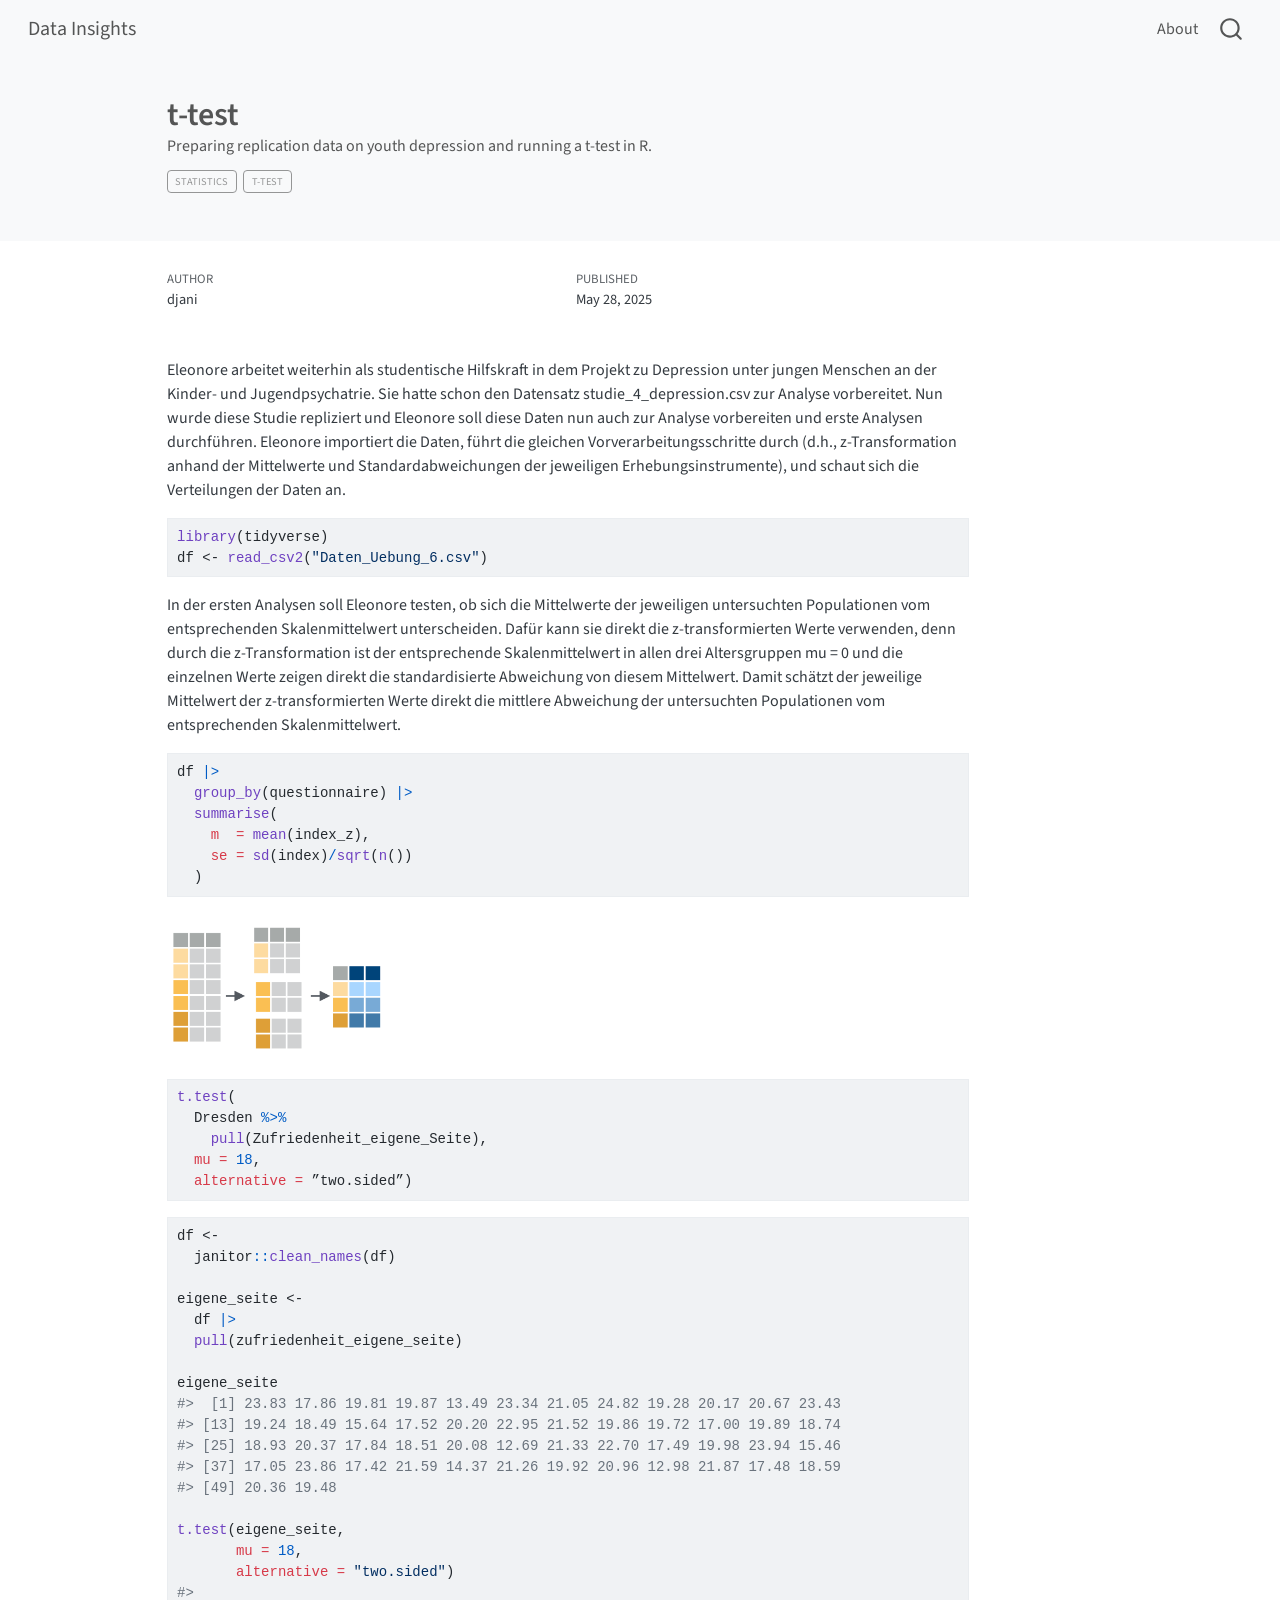
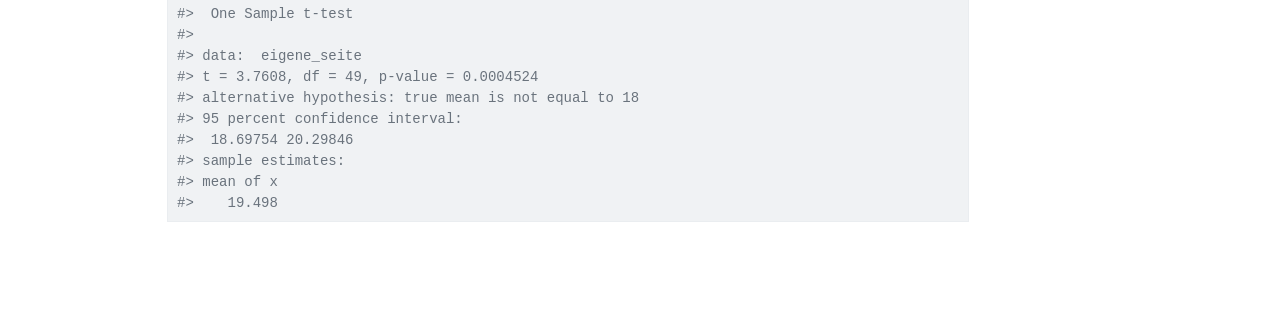
<file: posts/t-test/index.html>
<!DOCTYPE html>
<html xmlns="http://www.w3.org/1999/xhtml" lang="en" xml:lang="en"><head>

<meta charset="utf-8">
<meta name="generator" content="quarto-1.10.18">

<meta name="viewport" content="width=device-width, initial-scale=1.0, user-scalable=yes">

<meta name="author" content="djani">
<meta name="dcterms.date" content="2025-05-28">
<meta name="description" content="Preparing replication data on youth depression and running a t-test in R.">

<title>t-test – Data Insights</title>
<style>
/* Default styles provided by pandoc.
** See https://pandoc.org/MANUAL.html#variables-for-html for config info.
*/
span.smallcaps{font-variant: small-caps;}
div.columns{display: flex; gap: 1.5em;}
div.column{flex: auto;}
@media screen {
div.columns{gap: min(4vw, 1.5em);}
div.column{overflow-x: auto;}
}
div.hanging-indent{margin-left: 1.5em; text-indent: -1.5em;}
ul.task-list{list-style: none;}
ul.task-list li input[type="checkbox"] {
  width: 0.8em;
  margin: 0 0.8em 0.2em -1em; /* quarto-specific, see https://github.com/quarto-dev/quarto-cli/issues/4556 */ 
  vertical-align: middle;
}
/* CSS for syntax highlighting */
html { -webkit-text-size-adjust: 100%; }
pre > code.sourceCode { white-space: pre; position: relative; }
pre > code.sourceCode > span { display: inline-block; line-height: 1.25; }
pre > code.sourceCode > span:empty { height: 1.2em; }
.sourceCode { overflow: visible; }
code.sourceCode > span { color: inherit; text-decoration: inherit; }
div.sourceCode { margin: 1em 0; }
pre.sourceCode { margin: 0; }
@media screen {
div.sourceCode { overflow: auto; }
}
@media print {
pre > code.sourceCode { white-space: pre-wrap; }
pre > code.sourceCode > span { text-indent: -5em; padding-left: 5em; }
}
pre.numberSource code
  { counter-reset: source-line 0; }
pre.numberSource code > span
  { position: relative; left: -4em; counter-increment: source-line; }
pre.numberSource code > span > a:first-child::before
  { content: counter(source-line);
    position: relative; left: -1em; text-align: right; vertical-align: baseline;
    border: none; display: inline-block;
    -webkit-touch-callout: none; -webkit-user-select: none;
    -khtml-user-select: none; -moz-user-select: none;
    -ms-user-select: none; user-select: none;
    padding: 0 4px; width: 4em;
  }
pre.numberSource { margin-left: 3em;  padding-left: 4px; }
div.sourceCode
  {   }
@media screen {
pre > code.sourceCode > span > a:first-child::before { text-decoration: underline; }
}
</style>


<script src="../../site_libs/quarto-nav/quarto-nav.js"></script>
<script src="../../site_libs/quarto-nav/headroom.min.js"></script>
<script src="../../site_libs/clipboard/clipboard.min.js"></script>
<script src="../../site_libs/quarto-search/autocomplete.umd.js"></script>
<script src="../../site_libs/quarto-search/fuse.min.js"></script>
<script src="../../site_libs/quarto-search/quarto-search.js"></script>
<meta name="quarto:offset" content="../../">
<script src="../../site_libs/quarto-html/quarto.js" type="module"></script>
<script src="../../site_libs/quarto-html/tabsets/tabsets.js" type="module"></script>
<script src="../../site_libs/quarto-html/popper.min.js"></script>
<script src="../../site_libs/quarto-html/tippy.umd.min.js"></script>
<script src="../../site_libs/quarto-html/anchor.min.js"></script>
<link href="../../site_libs/quarto-html/tippy.css" rel="stylesheet">
<link href="../../site_libs/quarto-html/quarto-syntax-highlighting-bb62276ab45c84d9efd712f51ff97b5a.css" rel="stylesheet" id="quarto-text-highlighting-styles">
<script src="../../site_libs/bootstrap/bootstrap.min.js"></script>
<link href="../../site_libs/bootstrap/bootstrap-icons.css" rel="stylesheet">
<link href="../../site_libs/bootstrap/bootstrap-7f65150fa192e550e46a5ff0d318a8e5.min.css" rel="stylesheet" append-hash="true" id="quarto-bootstrap" data-mode="light">
<script id="quarto-search-options" type="application/json">{
  "location": "navbar",
  "copy-button": false,
  "collapse-after": 3,
  "panel-placement": "end",
  "type": "overlay",
  "limit": 50,
  "keyboard-shortcut": [
    "f",
    "/",
    "s"
  ],
  "show-item-context": false,
  "language": {
    "search-no-results-text": "No results",
    "search-matching-documents-text": "matching documents",
    "search-copy-link-title": "Copy link to search",
    "search-hide-matches-text": "Hide additional matches",
    "search-more-match-text": "more match in this document",
    "search-more-matches-text": "more matches in this document",
    "search-clear-button-title": "Clear",
    "search-text-placeholder": "",
    "search-detached-cancel-button-title": "Cancel",
    "search-submit-button-title": "Submit",
    "search-label": "Search"
  }
}</script>


<link rel="stylesheet" href="../../styles.css">
</head>

<body class="nav-fixed quarto-light">

<div id="quarto-search-results"></div>
  <header id="quarto-header" class="headroom fixed-top quarto-banner">
    <nav class="navbar navbar-expand-lg " data-bs-theme="dark">
      <div class="navbar-container container-fluid">
      <div class="navbar-brand-container mx-auto">
    <a class="navbar-brand" href="../../index.html">
    <span class="navbar-title">Data Insights</span>
    </a>
  </div>
            <div id="quarto-search" class="" title="Search"></div>
          <button class="navbar-toggler" type="button" data-bs-toggle="collapse" data-bs-target="#navbarCollapse" aria-controls="navbarCollapse" role="menu" aria-expanded="false" aria-label="Toggle navigation" onclick="if (window.quartoToggleHeadroom) { window.quartoToggleHeadroom(); }">
  <span class="navbar-toggler-icon"></span>
</button>
          <div class="collapse navbar-collapse" id="navbarCollapse">
            <ul class="navbar-nav navbar-nav-scroll ms-auto">
  <li class="nav-item">
    <a class="nav-link" href="../../about.html"> 
<span class="menu-text">About</span></a>
  </li>  
</ul>
          </div> <!-- /navcollapse -->
            <div class="quarto-navbar-tools">
</div>
      </div> <!-- /container-fluid -->
    </nav>
</header>
<!-- content -->
<header id="title-block-header" class="quarto-title-block default page-columns page-full">
  <div class="quarto-title-banner page-columns page-full">
    <div class="quarto-title column-body">
      <h1 class="title">t-test</h1>
                  <div>
        <div class="description">
          Preparing replication data on youth depression and running a t-test in R.
        </div>
      </div>
                          <div class="quarto-categories">
                <div class="quarto-category">statistics</div>
                <div class="quarto-category">t-test</div>
              </div>
                  </div>
  </div>
    
  
  <div class="quarto-title-meta">

      <div>
      <div class="quarto-title-meta-heading">Author</div>
      <div class="quarto-title-meta-contents">
               <p>djani </p>
            </div>
    </div>
      
      <div>
      <div class="quarto-title-meta-heading">Published</div>
      <div class="quarto-title-meta-contents">
        <p class="date">May 28, 2025</p>
      </div>
    </div>
    
      
    </div>
    
  
  </header><div id="quarto-content" class="quarto-container page-columns page-rows-contents page-layout-article page-navbar">
<!-- sidebar -->
<!-- margin-sidebar -->
    <div id="quarto-margin-sidebar" class="sidebar margin-sidebar zindex-bottom">
        
    </div>
<!-- main -->
<main class="content quarto-banner-title-block" id="quarto-document-content">





<p>Eleonore arbeitet weiterhin als studentische Hilfskraft in dem Projekt zu Depression unter jungen Menschen an der Kinder- und Jugendpsychatrie. Sie hatte schon den Datensatz studie_4_depression.csv zur Analyse vorbereitet. Nun wurde diese Studie repliziert und Eleonore soll diese Daten nun auch zur Analyse vorbereiten und erste Analysen durchführen. Eleonore importiert die Daten, führt die gleichen Vorverarbeitungsschritte durch (d.h., z-Transformation anhand der Mittelwerte und Standardabweichungen der jeweiligen Erhebungsinstrumente), und schaut sich die Verteilungen der Daten an.</p>
<div class="cell">
<div class="code-copy-outer-scaffold"><div class="sourceCode cell-code" id="cb1"><pre class="sourceCode r code-with-copy"><code class="sourceCode r"><span id="cb1-1"><a href="#cb1-1" aria-hidden="true" tabindex="-1"></a><span class="fu">library</span>(tidyverse)</span>
<span id="cb1-2"><a href="#cb1-2" aria-hidden="true" tabindex="-1"></a>df <span class="ot">&lt;-</span> <span class="fu">read_csv2</span>(<span class="st">"Daten_Uebung_6.csv"</span>)</span></code></pre></div><button title="Copy to Clipboard" class="code-copy-button"><i class="bi"></i></button></div>
</div>
<p>In der ersten Analysen soll Eleonore testen, ob sich die Mittelwerte der jeweiligen untersuchten Populationen vom entsprechenden Skalenmittelwert unterscheiden. Dafür kann sie direkt die z-transformierten Werte verwenden, denn durch die z-Transformation ist der entsprechende Skalenmittelwert in allen drei Altersgruppen mu = 0 und die einzelnen Werte zeigen direkt die standardisierte Abweichung von diesem Mittelwert. Damit schätzt der jeweilige Mittelwert der z-transformierten Werte direkt die mittlere Abweichung der untersuchten Populationen vom entsprechenden Skalenmittelwert.</p>
<div class="cell">
<div class="code-copy-outer-scaffold"><div class="sourceCode cell-code" id="cb2"><pre class="sourceCode r code-with-copy"><code class="sourceCode r"><span id="cb2-1"><a href="#cb2-1" aria-hidden="true" tabindex="-1"></a>df <span class="sc">|&gt;</span> </span>
<span id="cb2-2"><a href="#cb2-2" aria-hidden="true" tabindex="-1"></a>  <span class="fu">group_by</span>(questionnaire) <span class="sc">|&gt;</span> </span>
<span id="cb2-3"><a href="#cb2-3" aria-hidden="true" tabindex="-1"></a>  <span class="fu">summarise</span>(</span>
<span id="cb2-4"><a href="#cb2-4" aria-hidden="true" tabindex="-1"></a>    <span class="at">m  =</span> <span class="fu">mean</span>(index_z),</span>
<span id="cb2-5"><a href="#cb2-5" aria-hidden="true" tabindex="-1"></a>    <span class="at">se =</span> <span class="fu">sd</span>(index)<span class="sc">/</span><span class="fu">sqrt</span>(<span class="fu">n</span>())</span>
<span id="cb2-6"><a href="#cb2-6" aria-hidden="true" tabindex="-1"></a>  )</span></code></pre></div><button title="Copy to Clipboard" class="code-copy-button"><i class="bi"></i></button></div>
</div>
<p><img src="group_by.png" class="img-fluid" width="235"></p>
<div class="cell">
<div class="code-copy-outer-scaffold"><div class="sourceCode cell-code" id="cb3"><pre class="sourceCode r code-with-copy"><code class="sourceCode r"><span id="cb3-1"><a href="#cb3-1" aria-hidden="true" tabindex="-1"></a><span class="fu">t.test</span>(</span>
<span id="cb3-2"><a href="#cb3-2" aria-hidden="true" tabindex="-1"></a>  Dresden <span class="sc">%&gt;%</span></span>
<span id="cb3-3"><a href="#cb3-3" aria-hidden="true" tabindex="-1"></a>    <span class="fu">pull</span>(Zufriedenheit_eigene_Seite),</span>
<span id="cb3-4"><a href="#cb3-4" aria-hidden="true" tabindex="-1"></a>  <span class="at">mu =</span> <span class="dv">18</span>,</span>
<span id="cb3-5"><a href="#cb3-5" aria-hidden="true" tabindex="-1"></a>  <span class="at">alternative =</span> ”two.sided”)</span></code></pre></div><button title="Copy to Clipboard" class="code-copy-button"><i class="bi"></i></button></div>
</div>
<div class="cell">
<div class="code-copy-outer-scaffold"><div class="sourceCode cell-code" id="cb4"><pre class="sourceCode r code-with-copy"><code class="sourceCode r"><span id="cb4-1"><a href="#cb4-1" aria-hidden="true" tabindex="-1"></a>df <span class="ot">&lt;-</span> </span>
<span id="cb4-2"><a href="#cb4-2" aria-hidden="true" tabindex="-1"></a>  janitor<span class="sc">::</span><span class="fu">clean_names</span>(df)</span>
<span id="cb4-3"><a href="#cb4-3" aria-hidden="true" tabindex="-1"></a></span>
<span id="cb4-4"><a href="#cb4-4" aria-hidden="true" tabindex="-1"></a>eigene_seite <span class="ot">&lt;-</span> </span>
<span id="cb4-5"><a href="#cb4-5" aria-hidden="true" tabindex="-1"></a>  df <span class="sc">|&gt;</span> </span>
<span id="cb4-6"><a href="#cb4-6" aria-hidden="true" tabindex="-1"></a>  <span class="fu">pull</span>(zufriedenheit_eigene_seite)</span>
<span id="cb4-7"><a href="#cb4-7" aria-hidden="true" tabindex="-1"></a></span>
<span id="cb4-8"><a href="#cb4-8" aria-hidden="true" tabindex="-1"></a>eigene_seite</span>
<span id="cb4-9"><a href="#cb4-9" aria-hidden="true" tabindex="-1"></a><span class="co">#&gt;  [1] 23.83 17.86 19.81 19.87 13.49 23.34 21.05 24.82 19.28 20.17 20.67 23.43</span></span>
<span id="cb4-10"><a href="#cb4-10" aria-hidden="true" tabindex="-1"></a><span class="co">#&gt; [13] 19.24 18.49 15.64 17.52 20.20 22.95 21.52 19.86 19.72 17.00 19.89 18.74</span></span>
<span id="cb4-11"><a href="#cb4-11" aria-hidden="true" tabindex="-1"></a><span class="co">#&gt; [25] 18.93 20.37 17.84 18.51 20.08 12.69 21.33 22.70 17.49 19.98 23.94 15.46</span></span>
<span id="cb4-12"><a href="#cb4-12" aria-hidden="true" tabindex="-1"></a><span class="co">#&gt; [37] 17.05 23.86 17.42 21.59 14.37 21.26 19.92 20.96 12.98 21.87 17.48 18.59</span></span>
<span id="cb4-13"><a href="#cb4-13" aria-hidden="true" tabindex="-1"></a><span class="co">#&gt; [49] 20.36 19.48</span></span>
<span id="cb4-14"><a href="#cb4-14" aria-hidden="true" tabindex="-1"></a></span>
<span id="cb4-15"><a href="#cb4-15" aria-hidden="true" tabindex="-1"></a><span class="fu">t.test</span>(eigene_seite,</span>
<span id="cb4-16"><a href="#cb4-16" aria-hidden="true" tabindex="-1"></a>       <span class="at">mu =</span> <span class="dv">18</span>,</span>
<span id="cb4-17"><a href="#cb4-17" aria-hidden="true" tabindex="-1"></a>       <span class="at">alternative =</span> <span class="st">"two.sided"</span>)</span>
<span id="cb4-18"><a href="#cb4-18" aria-hidden="true" tabindex="-1"></a><span class="co">#&gt; </span></span>
<span id="cb4-19"><a href="#cb4-19" aria-hidden="true" tabindex="-1"></a><span class="co">#&gt;  One Sample t-test</span></span>
<span id="cb4-20"><a href="#cb4-20" aria-hidden="true" tabindex="-1"></a><span class="co">#&gt; </span></span>
<span id="cb4-21"><a href="#cb4-21" aria-hidden="true" tabindex="-1"></a><span class="co">#&gt; data:  eigene_seite</span></span>
<span id="cb4-22"><a href="#cb4-22" aria-hidden="true" tabindex="-1"></a><span class="co">#&gt; t = 3.7608, df = 49, p-value = 0.0004524</span></span>
<span id="cb4-23"><a href="#cb4-23" aria-hidden="true" tabindex="-1"></a><span class="co">#&gt; alternative hypothesis: true mean is not equal to 18</span></span>
<span id="cb4-24"><a href="#cb4-24" aria-hidden="true" tabindex="-1"></a><span class="co">#&gt; 95 percent confidence interval:</span></span>
<span id="cb4-25"><a href="#cb4-25" aria-hidden="true" tabindex="-1"></a><span class="co">#&gt;  18.69754 20.29846</span></span>
<span id="cb4-26"><a href="#cb4-26" aria-hidden="true" tabindex="-1"></a><span class="co">#&gt; sample estimates:</span></span>
<span id="cb4-27"><a href="#cb4-27" aria-hidden="true" tabindex="-1"></a><span class="co">#&gt; mean of x </span></span>
<span id="cb4-28"><a href="#cb4-28" aria-hidden="true" tabindex="-1"></a><span class="co">#&gt;    19.498</span></span></code></pre></div><button title="Copy to Clipboard" class="code-copy-button"><i class="bi"></i></button></div>
</div>



</main> <!-- /main -->
<script id="quarto-html-after-body" type="application/javascript">
  window.document.addEventListener("DOMContentLoaded", function (event) {
    const icon = "";
    const anchorJS = new window.AnchorJS();
    anchorJS.options = {
      placement: 'right',
      icon: icon
    };
    anchorJS.add('.anchored');
    const isCodeAnnotation = (el) => {
      for (const clz of el.classList) {
        if (clz.startsWith('code-annotation-')) {                     
          return true;
        }
      }
      return false;
    }
    const onCopySuccess = function(e) {
      // button target
      const button = e.trigger;
      // don't keep focus
      button.blur();
      // flash "checked"
      button.classList.add('code-copy-button-checked');
      var currentTitle = button.getAttribute("title");
      button.setAttribute("title", "Copied!");
      let tooltip;
      if (window.bootstrap) {
        button.setAttribute("data-bs-toggle", "tooltip");
        button.setAttribute("data-bs-placement", "left");
        button.setAttribute("data-bs-title", "Copied!");
        tooltip = new bootstrap.Tooltip(button, 
          { trigger: "manual", 
            customClass: "code-copy-button-tooltip",
            offset: [0, -8]});
        tooltip.show();    
      }
      setTimeout(function() {
        if (tooltip) {
          tooltip.hide();
          button.removeAttribute("data-bs-title");
          button.removeAttribute("data-bs-toggle");
          button.removeAttribute("data-bs-placement");
        }
        button.setAttribute("title", currentTitle);
        button.classList.remove('code-copy-button-checked');
      }, 1000);
      // clear code selection
      e.clearSelection();
    }
    const getTextToCopy = function(trigger) {
      const outerScaffold = trigger.parentElement.cloneNode(true);
      const codeEl = outerScaffold.querySelector('code');
      for (const childEl of codeEl.children) {
        if (isCodeAnnotation(childEl)) {
          childEl.remove();
        }
      }
      return codeEl.innerText;
    }
    const clipboard = new window.ClipboardJS('.code-copy-button:not([data-in-quarto-modal])', {
      text: getTextToCopy
    });
    clipboard.on('success', onCopySuccess);
    if (window.document.getElementById('quarto-embedded-source-code-modal')) {
      const clipboardModal = new window.ClipboardJS('.code-copy-button[data-in-quarto-modal]', {
        text: getTextToCopy,
        container: window.document.getElementById('quarto-embedded-source-code-modal')
      });
      clipboardModal.on('success', onCopySuccess);
    }
      var localhostRegex = new RegExp(/^(?:http|https):\/\/localhost\:?[0-9]*\//);
      var mailtoRegex = new RegExp(/^mailto:/);
        var filterRegex = new RegExp('/' + window.location.host + '/');
      var isInternal = (href) => {
          return filterRegex.test(href) || localhostRegex.test(href) || mailtoRegex.test(href);
      }
      // Inspect non-navigation links and adorn them if external
     var links = window.document.querySelectorAll('a[href]:not(.nav-link):not(.navbar-brand):not(.toc-action):not(.sidebar-link):not(.sidebar-item-toggle):not(.pagination-link):not(.no-external):not([aria-hidden]):not(.dropdown-item):not(.quarto-navigation-tool):not(.about-link)');
      for (var i=0; i<links.length; i++) {
        const link = links[i];
        if (!isInternal(link.href)) {
          // undo the damage that might have been done by quarto-nav.js in the case of
          // links that we want to consider external
          if (link.dataset.originalHref !== undefined) {
            link.href = link.dataset.originalHref;
          }
        }
      }
    function tippyHover(el, contentFn, onTriggerFn, onUntriggerFn) {
      const config = {
        allowHTML: true,
        maxWidth: 500,
        delay: 100,
        arrow: false,
        appendTo: function(el) {
            return el.parentElement;
        },
        interactive: true,
        interactiveBorder: 10,
        theme: 'quarto',
        placement: 'bottom-start',
      };
      if (contentFn) {
        config.content = contentFn;
      }
      if (onTriggerFn) {
        config.onTrigger = onTriggerFn;
      }
      if (onUntriggerFn) {
        config.onUntrigger = onUntriggerFn;
      }
      window.tippy(el, config); 
    }
    const noterefs = window.document.querySelectorAll('a[role="doc-noteref"]');
    for (var i=0; i<noterefs.length; i++) {
      const ref = noterefs[i];
      tippyHover(ref, function() {
        // use id or data attribute instead here
        let href = ref.getAttribute('data-footnote-href') || ref.getAttribute('href');
        try { href = new URL(href).hash; } catch {}
        const id = href.replace(/^#\/?/, "");
        const note = window.document.getElementById(id);
        if (note) {
          return note.innerHTML;
        } else {
          return "";
        }
      });
    }
    const xrefs = window.document.querySelectorAll('a.quarto-xref');
    const processXRef = (id, note) => {
      // Strip column container classes
      const stripColumnClz = (el) => {
        el.classList.remove("page-full", "page-columns");
        if (el.children) {
          for (const child of el.children) {
            stripColumnClz(child);
          }
        }
      }
      stripColumnClz(note)
      if (id === null || id.startsWith('sec-')) {
        // Special case sections, only their first couple elements
        const container = document.createElement("div");
        if (note.children && note.children.length > 2) {
          container.appendChild(note.children[0].cloneNode(true));
          for (let i = 1; i < note.children.length; i++) {
            const child = note.children[i];
            if (child.tagName === "P" && child.innerText === "") {
              continue;
            } else {
              container.appendChild(child.cloneNode(true));
              break;
            }
          }
          if (window.Quarto?.typesetMath) {
            window.Quarto.typesetMath(container);
          }
          return container.innerHTML
        } else {
          if (window.Quarto?.typesetMath) {
            window.Quarto.typesetMath(note);
          }
          return note.innerHTML;
        }
      } else {
        // Remove any anchor links if they are present
        const anchorLink = note.querySelector('a.anchorjs-link');
        if (anchorLink) {
          anchorLink.remove();
        }
        if (window.Quarto?.typesetMath) {
          window.Quarto.typesetMath(note);
        }
        if (note.classList.contains("callout")) {
          return note.outerHTML;
        } else {
          return note.innerHTML;
        }
      }
    }
    for (var i=0; i<xrefs.length; i++) {
      const xref = xrefs[i];
      tippyHover(xref, undefined, function(instance) {
        instance.disable();
        let url = xref.getAttribute('href');
        let hash = undefined; 
        if (url.startsWith('#')) {
          hash = url;
        } else {
          try { hash = new URL(url).hash; } catch {}
        }
        if (hash) {
          const id = hash.replace(/^#\/?/, "");
          const note = window.document.getElementById(id);
          if (note !== null) {
            try {
              const html = processXRef(id, note.cloneNode(true));
              instance.setContent(html);
            } finally {
              instance.enable();
              instance.show();
            }
          } else {
            // See if we can fetch this
            fetch(url.split('#')[0])
            .then(res => res.text())
            .then(html => {
              const parser = new DOMParser();
              const htmlDoc = parser.parseFromString(html, "text/html");
              const note = htmlDoc.getElementById(id);
              if (note !== null) {
                const html = processXRef(id, note);
                instance.setContent(html);
              } 
            }).finally(() => {
              instance.enable();
              instance.show();
            });
          }
        } else {
          // See if we can fetch a full url (with no hash to target)
          // This is a special case and we should probably do some content thinning / targeting
          fetch(url)
          .then(res => res.text())
          .then(html => {
            const parser = new DOMParser();
            const htmlDoc = parser.parseFromString(html, "text/html");
            const note = htmlDoc.querySelector('main.content');
            if (note !== null) {
              // This should only happen for chapter cross references
              // (since there is no id in the URL)
              // remove the first header
              if (note.children.length > 0 && note.children[0].tagName === "HEADER") {
                note.children[0].remove();
              }
              const html = processXRef(null, note);
              instance.setContent(html);
            } 
          }).finally(() => {
            instance.enable();
            instance.show();
          });
        }
      }, function(instance) {
      });
    }
        let selectedAnnoteEl;
        const selectorForAnnotation = ( cell, annotation) => {
          let cellAttr = 'data-code-cell="' + cell + '"';
          let lineAttr = 'data-code-annotation="' +  annotation + '"';
          const selector = 'span[' + cellAttr + '][' + lineAttr + ']';
          return selector;
        }
        const selectCodeLines = (annoteEl) => {
          const doc = window.document;
          const targetCell = annoteEl.getAttribute("data-target-cell");
          const targetAnnotation = annoteEl.getAttribute("data-target-annotation");
          const annoteSpan = window.document.querySelector(selectorForAnnotation(targetCell, targetAnnotation));
          const lines = annoteSpan.getAttribute("data-code-lines").split(",");
          const lineIds = lines.map((line) => {
            return targetCell + "-" + line;
          })
          let top = null;
          let height = null;
          let parent = null;
          if (lineIds.length > 0) {
              //compute the position of the single el (top and bottom and make a div)
              const el = window.document.getElementById(lineIds[0]);
              top = el.offsetTop;
              height = el.offsetHeight;
              parent = el.parentElement.parentElement;
            if (lineIds.length > 1) {
              const lastEl = window.document.getElementById(lineIds[lineIds.length - 1]);
              const bottom = lastEl.offsetTop + lastEl.offsetHeight;
              height = bottom - top;
            }
            if (top !== null && height !== null && parent !== null) {
              // cook up a div (if necessary) and position it 
              let div = window.document.getElementById("code-annotation-line-highlight");
              if (div === null) {
                div = window.document.createElement("div");
                div.setAttribute("id", "code-annotation-line-highlight");
                div.style.position = 'absolute';
                parent.appendChild(div);
              }
              div.style.top = top - 2 + "px";
              div.style.height = height + 4 + "px";
              div.style.left = 0;
              let gutterDiv = window.document.getElementById("code-annotation-line-highlight-gutter");
              if (gutterDiv === null) {
                gutterDiv = window.document.createElement("div");
                gutterDiv.setAttribute("id", "code-annotation-line-highlight-gutter");
                gutterDiv.style.position = 'absolute';
                const codeCell = window.document.getElementById(targetCell);
                const gutter = codeCell.querySelector('.code-annotation-gutter');
                gutter.appendChild(gutterDiv);
              }
              gutterDiv.style.top = top - 2 + "px";
              gutterDiv.style.height = height + 4 + "px";
            }
            selectedAnnoteEl = annoteEl;
          }
        };
        const unselectCodeLines = () => {
          const elementsIds = ["code-annotation-line-highlight", "code-annotation-line-highlight-gutter"];
          elementsIds.forEach((elId) => {
            const div = window.document.getElementById(elId);
            if (div) {
              div.remove();
            }
          });
          selectedAnnoteEl = undefined;
        };
          // Handle positioning of the toggle
      window.addEventListener(
        "resize",
        throttle(() => {
          elRect = undefined;
          if (selectedAnnoteEl) {
            selectCodeLines(selectedAnnoteEl);
          }
        }, 10)
      );
      function throttle(fn, ms) {
      let throttle = false;
      let timer;
        return (...args) => {
          if(!throttle) { // first call gets through
              fn.apply(this, args);
              throttle = true;
          } else { // all the others get throttled
              if(timer) clearTimeout(timer); // cancel #2
              timer = setTimeout(() => {
                fn.apply(this, args);
                timer = throttle = false;
              }, ms);
          }
        };
      }
        // Attach click handler to the DT
        const annoteDls = window.document.querySelectorAll('dt[data-target-cell]');
        for (const annoteDlNode of annoteDls) {
          annoteDlNode.addEventListener('click', (event) => {
            const clickedEl = event.target;
            if (clickedEl !== selectedAnnoteEl) {
              unselectCodeLines();
              const activeEl = window.document.querySelector('dt[data-target-cell].code-annotation-active');
              if (activeEl) {
                activeEl.classList.remove('code-annotation-active');
              }
              selectCodeLines(clickedEl);
              clickedEl.classList.add('code-annotation-active');
            } else {
              // Unselect the line
              unselectCodeLines();
              clickedEl.classList.remove('code-annotation-active');
            }
          });
        }
    const findCites = (el) => {
      const parentEl = el.parentElement;
      if (parentEl) {
        const cites = parentEl.dataset.cites;
        if (cites) {
          return {
            el,
            cites: cites.split(' ')
          };
        } else {
          return findCites(el.parentElement)
        }
      } else {
        return undefined;
      }
    };
    var bibliorefs = window.document.querySelectorAll('a[role="doc-biblioref"]');
    for (var i=0; i<bibliorefs.length; i++) {
      const ref = bibliorefs[i];
      const citeInfo = findCites(ref);
      if (citeInfo) {
        tippyHover(citeInfo.el, function() {
          var popup = window.document.createElement('div');
          citeInfo.cites.forEach(function(cite) {
            var citeDiv = window.document.createElement('div');
            citeDiv.classList.add('hanging-indent');
            citeDiv.classList.add('csl-entry');
            var biblioDiv = window.document.getElementById('ref-' + cite);
            if (biblioDiv) {
              citeDiv.innerHTML = biblioDiv.innerHTML;
            }
            popup.appendChild(citeDiv);
          });
          return popup.innerHTML;
        });
      }
    }
  });
  </script>
</div> <!-- /content -->




</body></html>
</file>
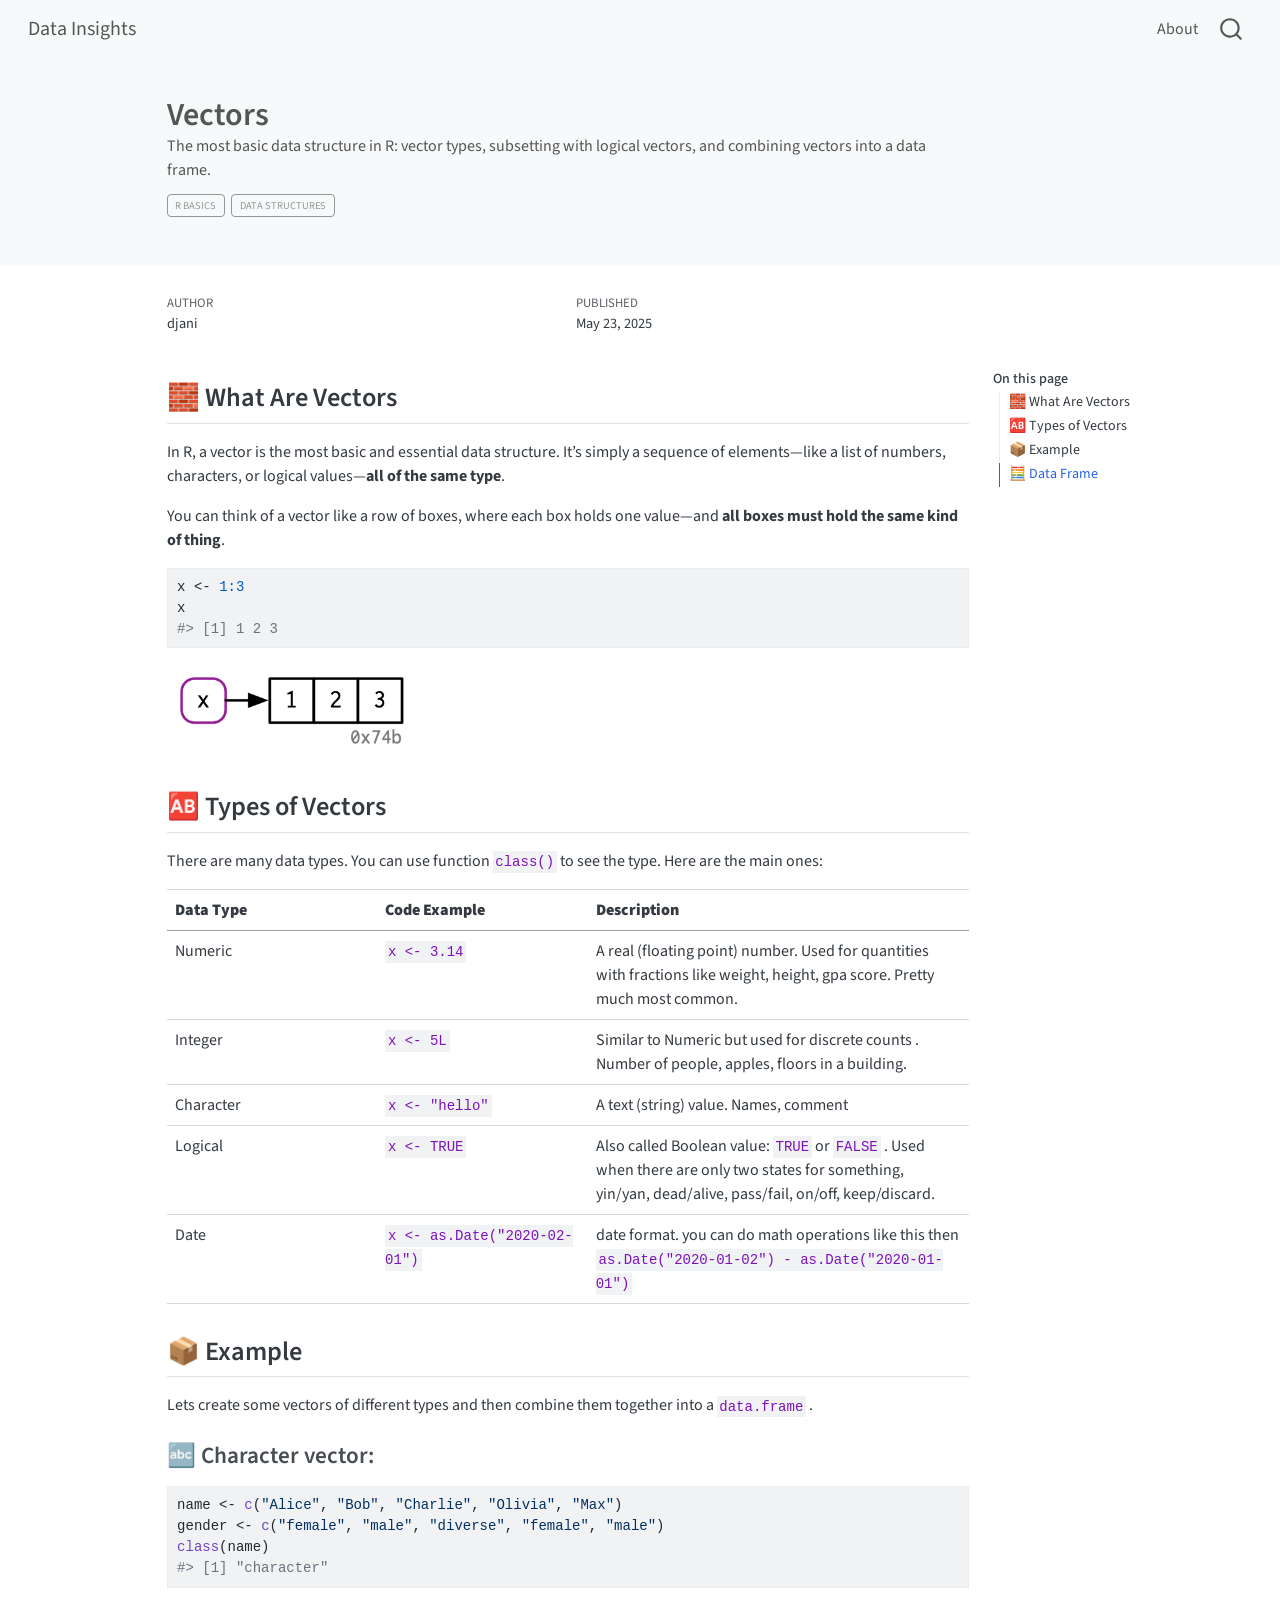
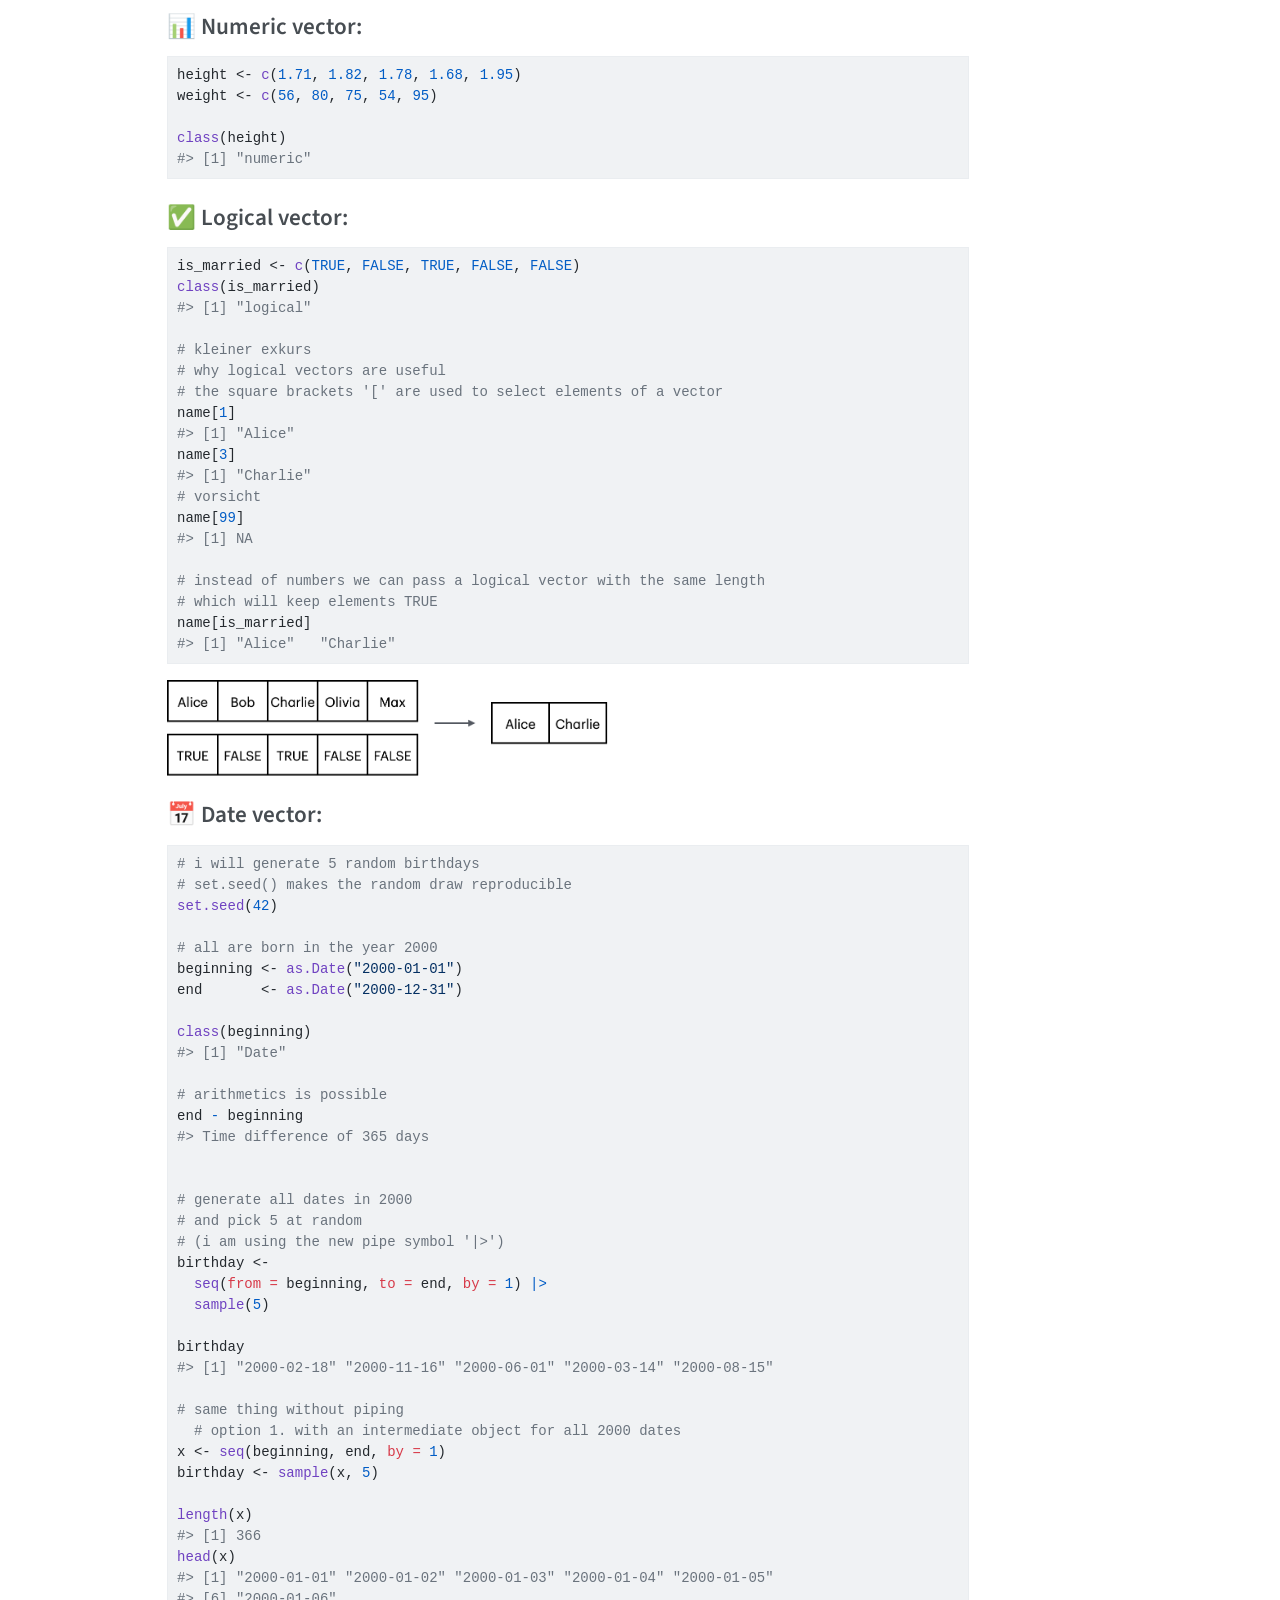
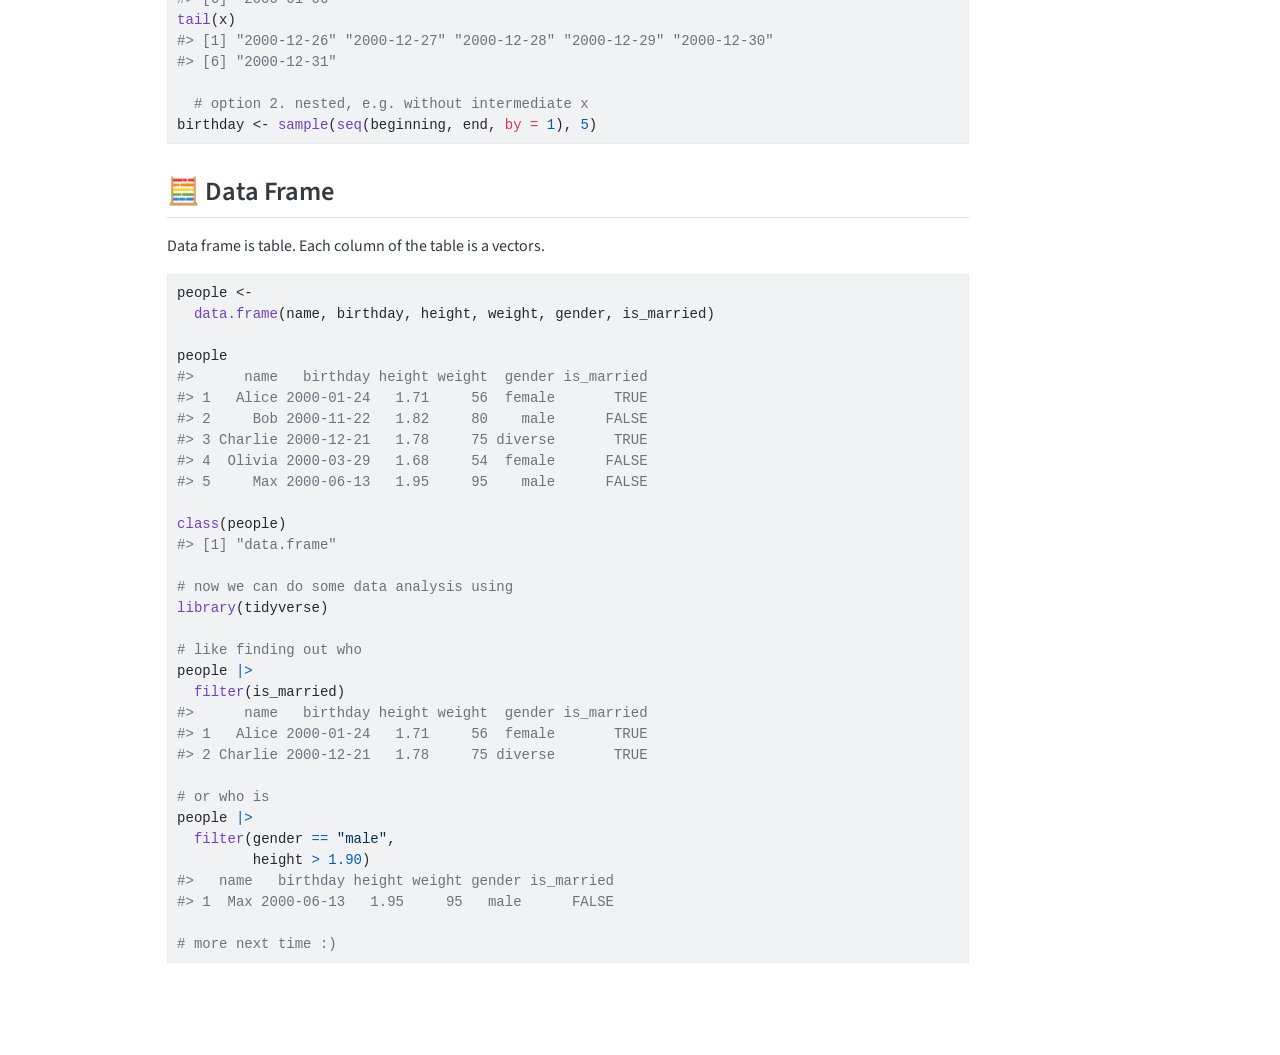
<file: posts/vectors/index.html>
<!DOCTYPE html>
<html xmlns="http://www.w3.org/1999/xhtml" lang="en" xml:lang="en"><head>

<meta charset="utf-8">
<meta name="generator" content="quarto-1.10.18">

<meta name="viewport" content="width=device-width, initial-scale=1.0, user-scalable=yes">

<meta name="author" content="djani">
<meta name="dcterms.date" content="2025-05-23">
<meta name="description" content="The most basic data structure in R: vector types, subsetting with logical vectors, and combining vectors into a data frame.">

<title>Vectors – Data Insights</title>
<style>
/* Default styles provided by pandoc.
** See https://pandoc.org/MANUAL.html#variables-for-html for config info.
*/
span.smallcaps{font-variant: small-caps;}
div.columns{display: flex; gap: 1.5em;}
div.column{flex: auto;}
@media screen {
div.columns{gap: min(4vw, 1.5em);}
div.column{overflow-x: auto;}
}
div.hanging-indent{margin-left: 1.5em; text-indent: -1.5em;}
ul.task-list{list-style: none;}
ul.task-list li input[type="checkbox"] {
  width: 0.8em;
  margin: 0 0.8em 0.2em -1em; /* quarto-specific, see https://github.com/quarto-dev/quarto-cli/issues/4556 */ 
  vertical-align: middle;
}
/* CSS for syntax highlighting */
html { -webkit-text-size-adjust: 100%; }
pre > code.sourceCode { white-space: pre; position: relative; }
pre > code.sourceCode > span { display: inline-block; line-height: 1.25; }
pre > code.sourceCode > span:empty { height: 1.2em; }
.sourceCode { overflow: visible; }
code.sourceCode > span { color: inherit; text-decoration: inherit; }
div.sourceCode { margin: 1em 0; }
pre.sourceCode { margin: 0; }
@media screen {
div.sourceCode { overflow: auto; }
}
@media print {
pre > code.sourceCode { white-space: pre-wrap; }
pre > code.sourceCode > span { text-indent: -5em; padding-left: 5em; }
}
pre.numberSource code
  { counter-reset: source-line 0; }
pre.numberSource code > span
  { position: relative; left: -4em; counter-increment: source-line; }
pre.numberSource code > span > a:first-child::before
  { content: counter(source-line);
    position: relative; left: -1em; text-align: right; vertical-align: baseline;
    border: none; display: inline-block;
    -webkit-touch-callout: none; -webkit-user-select: none;
    -khtml-user-select: none; -moz-user-select: none;
    -ms-user-select: none; user-select: none;
    padding: 0 4px; width: 4em;
  }
pre.numberSource { margin-left: 3em;  padding-left: 4px; }
div.sourceCode
  {   }
@media screen {
pre > code.sourceCode > span > a:first-child::before { text-decoration: underline; }
}
</style>


<script src="../../site_libs/quarto-nav/quarto-nav.js"></script>
<script src="../../site_libs/quarto-nav/headroom.min.js"></script>
<script src="../../site_libs/clipboard/clipboard.min.js"></script>
<script src="../../site_libs/quarto-search/autocomplete.umd.js"></script>
<script src="../../site_libs/quarto-search/fuse.min.js"></script>
<script src="../../site_libs/quarto-search/quarto-search.js"></script>
<meta name="quarto:offset" content="../../">
<script src="../../site_libs/quarto-html/quarto.js" type="module"></script>
<script src="../../site_libs/quarto-html/tabsets/tabsets.js" type="module"></script>
<script src="../../site_libs/quarto-html/popper.min.js"></script>
<script src="../../site_libs/quarto-html/tippy.umd.min.js"></script>
<script src="../../site_libs/quarto-html/anchor.min.js"></script>
<link href="../../site_libs/quarto-html/tippy.css" rel="stylesheet">
<link href="../../site_libs/quarto-html/quarto-syntax-highlighting-bb62276ab45c84d9efd712f51ff97b5a.css" rel="stylesheet" id="quarto-text-highlighting-styles">
<script src="../../site_libs/bootstrap/bootstrap.min.js"></script>
<link href="../../site_libs/bootstrap/bootstrap-icons.css" rel="stylesheet">
<link href="../../site_libs/bootstrap/bootstrap-7f65150fa192e550e46a5ff0d318a8e5.min.css" rel="stylesheet" append-hash="true" id="quarto-bootstrap" data-mode="light">
<script id="quarto-search-options" type="application/json">{
  "location": "navbar",
  "copy-button": false,
  "collapse-after": 3,
  "panel-placement": "end",
  "type": "overlay",
  "limit": 50,
  "keyboard-shortcut": [
    "f",
    "/",
    "s"
  ],
  "show-item-context": false,
  "language": {
    "search-no-results-text": "No results",
    "search-matching-documents-text": "matching documents",
    "search-copy-link-title": "Copy link to search",
    "search-hide-matches-text": "Hide additional matches",
    "search-more-match-text": "more match in this document",
    "search-more-matches-text": "more matches in this document",
    "search-clear-button-title": "Clear",
    "search-text-placeholder": "",
    "search-detached-cancel-button-title": "Cancel",
    "search-submit-button-title": "Submit",
    "search-label": "Search"
  }
}</script>


<link rel="stylesheet" href="../../styles.css">
</head>

<body class="nav-fixed quarto-light">

<div id="quarto-search-results"></div>
  <header id="quarto-header" class="headroom fixed-top quarto-banner">
    <nav class="navbar navbar-expand-lg " data-bs-theme="dark">
      <div class="navbar-container container-fluid">
      <div class="navbar-brand-container mx-auto">
    <a class="navbar-brand" href="../../index.html">
    <span class="navbar-title">Data Insights</span>
    </a>
  </div>
            <div id="quarto-search" class="" title="Search"></div>
          <button class="navbar-toggler" type="button" data-bs-toggle="collapse" data-bs-target="#navbarCollapse" aria-controls="navbarCollapse" role="menu" aria-expanded="false" aria-label="Toggle navigation" onclick="if (window.quartoToggleHeadroom) { window.quartoToggleHeadroom(); }">
  <span class="navbar-toggler-icon"></span>
</button>
          <div class="collapse navbar-collapse" id="navbarCollapse">
            <ul class="navbar-nav navbar-nav-scroll ms-auto">
  <li class="nav-item">
    <a class="nav-link" href="../../about.html"> 
<span class="menu-text">About</span></a>
  </li>  
</ul>
          </div> <!-- /navcollapse -->
            <div class="quarto-navbar-tools">
</div>
      </div> <!-- /container-fluid -->
    </nav>
</header>
<!-- content -->
<header id="title-block-header" class="quarto-title-block default page-columns page-full">
  <div class="quarto-title-banner page-columns page-full">
    <div class="quarto-title column-body">
      <h1 class="title">Vectors</h1>
                  <div>
        <div class="description">
          The most basic data structure in R: vector types, subsetting with logical vectors, and combining vectors into a data frame.
        </div>
      </div>
                          <div class="quarto-categories">
                <div class="quarto-category">R basics</div>
                <div class="quarto-category">data structures</div>
              </div>
                  </div>
  </div>
    
  
  <div class="quarto-title-meta">

      <div>
      <div class="quarto-title-meta-heading">Author</div>
      <div class="quarto-title-meta-contents">
               <p>djani </p>
            </div>
    </div>
      
      <div>
      <div class="quarto-title-meta-heading">Published</div>
      <div class="quarto-title-meta-contents">
        <p class="date">May 23, 2025</p>
      </div>
    </div>
    
      
    </div>
    
  
  </header><div id="quarto-content" class="quarto-container page-columns page-rows-contents page-layout-article page-navbar">
<!-- sidebar -->
<!-- margin-sidebar -->
    <div id="quarto-margin-sidebar" class="sidebar margin-sidebar">
        <nav id="TOC" role="doc-toc" class="toc-active">
    <h2 id="toc-title">On this page</h2>
   
  <ul class="collapse">
  <li><a href="#what-are-vectors" id="toc-what-are-vectors" class="nav-link active" data-scroll-target="#what-are-vectors">🧱 What Are Vectors</a></li>
  <li><a href="#types-of-vectors" id="toc-types-of-vectors" class="nav-link" data-scroll-target="#types-of-vectors">🆎 Types of Vectors</a></li>
  <li><a href="#example" id="toc-example" class="nav-link" data-scroll-target="#example">📦 Example</a></li>
  <li><a href="#data-frame" id="toc-data-frame" class="nav-link" data-scroll-target="#data-frame">🧮 Data Frame</a></li>
  </ul>
</nav>
    </div>
<!-- main -->
<main class="content quarto-banner-title-block" id="quarto-document-content">





<section id="what-are-vectors" class="level2">
<h2 class="anchored" data-anchor-id="what-are-vectors">🧱 What Are Vectors</h2>
<p>In R, a vector is the most basic and essential data structure. It’s simply a sequence of elements—like a list of numbers, characters, or logical values—<strong>all of the same type</strong>.</p>
<p>You can think of a vector like a row of boxes, where each box holds one value—and <strong>all boxes must hold the same kind of thing</strong>.</p>
<div class="cell">
<div class="code-copy-outer-scaffold"><div class="sourceCode cell-code" id="cb1"><pre class="sourceCode r code-with-copy"><code class="sourceCode r"><span id="cb1-1"><a href="#cb1-1" aria-hidden="true" tabindex="-1"></a>x <span class="ot">&lt;-</span> <span class="dv">1</span><span class="sc">:</span><span class="dv">3</span></span>
<span id="cb1-2"><a href="#cb1-2" aria-hidden="true" tabindex="-1"></a>x</span>
<span id="cb1-3"><a href="#cb1-3" aria-hidden="true" tabindex="-1"></a><span class="co">#&gt; [1] 1 2 3</span></span></code></pre></div><button title="Copy to Clipboard" class="code-copy-button"><i class="bi"></i></button></div>
</div>
<p><img src="unbinding-1.png" class="img-fluid" width="249"></p>
</section>
<section id="types-of-vectors" class="level2">
<h2 class="anchored" data-anchor-id="types-of-vectors">🆎 Types of Vectors</h2>
<p>There are many data types. You can use function <code>class()</code> to see the type. Here are the main ones:</p>
<table class="caption-top table">
<colgroup>
<col style="width: 26%">
<col style="width: 26%">
<col style="width: 47%">
</colgroup>
<thead>
<tr class="header">
<th style="text-align: left;"><strong>Data Type</strong></th>
<th style="text-align: left;"><strong>Code Example</strong></th>
<th style="text-align: left;"><strong>Description</strong></th>
</tr>
</thead>
<tbody>
<tr class="odd">
<td style="text-align: left;">Numeric</td>
<td style="text-align: left;"><code>x &lt;- 3.14</code></td>
<td style="text-align: left;">A real (floating point) number. Used for quantities with fractions like weight, height, gpa score. Pretty much most common.</td>
</tr>
<tr class="even">
<td style="text-align: left;">Integer</td>
<td style="text-align: left;"><code>x &lt;- 5L</code></td>
<td style="text-align: left;">Similar to Numeric but used for discrete counts . Number of people, apples, floors in a building.</td>
</tr>
<tr class="odd">
<td style="text-align: left;">Character</td>
<td style="text-align: left;"><code>x &lt;- "hello"</code></td>
<td style="text-align: left;">A text (string) value. Names, comment</td>
</tr>
<tr class="even">
<td style="text-align: left;">Logical</td>
<td style="text-align: left;"><code>x &lt;- TRUE</code></td>
<td style="text-align: left;">Also called Boolean value: <code>TRUE</code> or <code>FALSE</code> . Used when there are only two states for something, yin/yan, dead/alive, pass/fail, on/off, keep/discard.</td>
</tr>
<tr class="odd">
<td style="text-align: left;">Date</td>
<td style="text-align: left;"><code>x &lt;- as.Date("2020-02-01")</code></td>
<td style="text-align: left;">date format. you can do math operations like this then <code>as.Date("2020-01-02") - as.Date("2020-01-01")</code></td>
</tr>
</tbody>
</table>
</section>
<section id="example" class="level2">
<h2 class="anchored" data-anchor-id="example">📦 Example</h2>
<p>Lets create some vectors of different types and then combine them together into a <code>data.frame</code> .</p>
<section id="character-vector" class="level3">
<h3 class="anchored" data-anchor-id="character-vector">🔤 Character vector:</h3>
<div class="cell">
<div class="code-copy-outer-scaffold"><div class="sourceCode cell-code" id="cb2"><pre class="sourceCode r code-with-copy"><code class="sourceCode r"><span id="cb2-1"><a href="#cb2-1" aria-hidden="true" tabindex="-1"></a>name <span class="ot">&lt;-</span> <span class="fu">c</span>(<span class="st">"Alice"</span>, <span class="st">"Bob"</span>, <span class="st">"Charlie"</span>, <span class="st">"Olivia"</span>, <span class="st">"Max"</span>)</span>
<span id="cb2-2"><a href="#cb2-2" aria-hidden="true" tabindex="-1"></a>gender <span class="ot">&lt;-</span> <span class="fu">c</span>(<span class="st">"female"</span>, <span class="st">"male"</span>, <span class="st">"diverse"</span>, <span class="st">"female"</span>, <span class="st">"male"</span>)</span>
<span id="cb2-3"><a href="#cb2-3" aria-hidden="true" tabindex="-1"></a><span class="fu">class</span>(name)</span>
<span id="cb2-4"><a href="#cb2-4" aria-hidden="true" tabindex="-1"></a><span class="co">#&gt; [1] "character"</span></span></code></pre></div><button title="Copy to Clipboard" class="code-copy-button"><i class="bi"></i></button></div>
</div>
</section>
<section id="numeric-vector" class="level3">
<h3 class="anchored" data-anchor-id="numeric-vector">📊 Numeric vector:</h3>
<div class="cell">
<div class="code-copy-outer-scaffold"><div class="sourceCode cell-code" id="cb3"><pre class="sourceCode r code-with-copy"><code class="sourceCode r"><span id="cb3-1"><a href="#cb3-1" aria-hidden="true" tabindex="-1"></a>height <span class="ot">&lt;-</span> <span class="fu">c</span>(<span class="fl">1.71</span>, <span class="fl">1.82</span>, <span class="fl">1.78</span>, <span class="fl">1.68</span>, <span class="fl">1.95</span>)</span>
<span id="cb3-2"><a href="#cb3-2" aria-hidden="true" tabindex="-1"></a>weight <span class="ot">&lt;-</span> <span class="fu">c</span>(<span class="dv">56</span>, <span class="dv">80</span>, <span class="dv">75</span>, <span class="dv">54</span>, <span class="dv">95</span>)</span>
<span id="cb3-3"><a href="#cb3-3" aria-hidden="true" tabindex="-1"></a></span>
<span id="cb3-4"><a href="#cb3-4" aria-hidden="true" tabindex="-1"></a><span class="fu">class</span>(height)</span>
<span id="cb3-5"><a href="#cb3-5" aria-hidden="true" tabindex="-1"></a><span class="co">#&gt; [1] "numeric"</span></span></code></pre></div><button title="Copy to Clipboard" class="code-copy-button"><i class="bi"></i></button></div>
</div>
</section>
<section id="logical-vector" class="level3">
<h3 class="anchored" data-anchor-id="logical-vector">✅ Logical vector:</h3>
<div class="cell">
<div class="code-copy-outer-scaffold"><div class="sourceCode cell-code" id="cb4"><pre class="sourceCode r code-with-copy"><code class="sourceCode r"><span id="cb4-1"><a href="#cb4-1" aria-hidden="true" tabindex="-1"></a>is_married <span class="ot">&lt;-</span> <span class="fu">c</span>(<span class="cn">TRUE</span>, <span class="cn">FALSE</span>, <span class="cn">TRUE</span>, <span class="cn">FALSE</span>, <span class="cn">FALSE</span>)</span>
<span id="cb4-2"><a href="#cb4-2" aria-hidden="true" tabindex="-1"></a><span class="fu">class</span>(is_married)</span>
<span id="cb4-3"><a href="#cb4-3" aria-hidden="true" tabindex="-1"></a><span class="co">#&gt; [1] "logical"</span></span>
<span id="cb4-4"><a href="#cb4-4" aria-hidden="true" tabindex="-1"></a></span>
<span id="cb4-5"><a href="#cb4-5" aria-hidden="true" tabindex="-1"></a><span class="co"># kleiner exkurs</span></span>
<span id="cb4-6"><a href="#cb4-6" aria-hidden="true" tabindex="-1"></a><span class="co"># why logical vectors are useful</span></span>
<span id="cb4-7"><a href="#cb4-7" aria-hidden="true" tabindex="-1"></a><span class="co"># the square brackets '[' are used to select elements of a vector</span></span>
<span id="cb4-8"><a href="#cb4-8" aria-hidden="true" tabindex="-1"></a>name[<span class="dv">1</span>]</span>
<span id="cb4-9"><a href="#cb4-9" aria-hidden="true" tabindex="-1"></a><span class="co">#&gt; [1] "Alice"</span></span>
<span id="cb4-10"><a href="#cb4-10" aria-hidden="true" tabindex="-1"></a>name[<span class="dv">3</span>]</span>
<span id="cb4-11"><a href="#cb4-11" aria-hidden="true" tabindex="-1"></a><span class="co">#&gt; [1] "Charlie"</span></span>
<span id="cb4-12"><a href="#cb4-12" aria-hidden="true" tabindex="-1"></a><span class="co"># vorsicht</span></span>
<span id="cb4-13"><a href="#cb4-13" aria-hidden="true" tabindex="-1"></a>name[<span class="dv">99</span>]</span>
<span id="cb4-14"><a href="#cb4-14" aria-hidden="true" tabindex="-1"></a><span class="co">#&gt; [1] NA</span></span>
<span id="cb4-15"><a href="#cb4-15" aria-hidden="true" tabindex="-1"></a></span>
<span id="cb4-16"><a href="#cb4-16" aria-hidden="true" tabindex="-1"></a><span class="co"># instead of numbers we can pass a logical vector with the same length</span></span>
<span id="cb4-17"><a href="#cb4-17" aria-hidden="true" tabindex="-1"></a><span class="co"># which will keep elements TRUE</span></span>
<span id="cb4-18"><a href="#cb4-18" aria-hidden="true" tabindex="-1"></a>name[is_married]</span>
<span id="cb4-19"><a href="#cb4-19" aria-hidden="true" tabindex="-1"></a><span class="co">#&gt; [1] "Alice"   "Charlie"</span></span></code></pre></div><button title="Copy to Clipboard" class="code-copy-button"><i class="bi"></i></button></div>
</div>
<p><img src="subsetting.png" class="img-fluid" width="441"></p>
</section>
<section id="date-vector" class="level3">
<h3 class="anchored" data-anchor-id="date-vector">📅 Date vector:</h3>
<div class="cell">
<div class="code-copy-outer-scaffold"><div class="sourceCode cell-code" id="cb5"><pre class="sourceCode r code-with-copy"><code class="sourceCode r"><span id="cb5-1"><a href="#cb5-1" aria-hidden="true" tabindex="-1"></a><span class="co"># i will generate 5 random birthdays</span></span>
<span id="cb5-2"><a href="#cb5-2" aria-hidden="true" tabindex="-1"></a><span class="co"># set.seed() makes the random draw reproducible</span></span>
<span id="cb5-3"><a href="#cb5-3" aria-hidden="true" tabindex="-1"></a><span class="fu">set.seed</span>(<span class="dv">42</span>)</span>
<span id="cb5-4"><a href="#cb5-4" aria-hidden="true" tabindex="-1"></a></span>
<span id="cb5-5"><a href="#cb5-5" aria-hidden="true" tabindex="-1"></a><span class="co"># all are born in the year 2000</span></span>
<span id="cb5-6"><a href="#cb5-6" aria-hidden="true" tabindex="-1"></a>beginning <span class="ot">&lt;-</span> <span class="fu">as.Date</span>(<span class="st">"2000-01-01"</span>)</span>
<span id="cb5-7"><a href="#cb5-7" aria-hidden="true" tabindex="-1"></a>end       <span class="ot">&lt;-</span> <span class="fu">as.Date</span>(<span class="st">"2000-12-31"</span>)</span>
<span id="cb5-8"><a href="#cb5-8" aria-hidden="true" tabindex="-1"></a></span>
<span id="cb5-9"><a href="#cb5-9" aria-hidden="true" tabindex="-1"></a><span class="fu">class</span>(beginning)</span>
<span id="cb5-10"><a href="#cb5-10" aria-hidden="true" tabindex="-1"></a><span class="co">#&gt; [1] "Date"</span></span>
<span id="cb5-11"><a href="#cb5-11" aria-hidden="true" tabindex="-1"></a></span>
<span id="cb5-12"><a href="#cb5-12" aria-hidden="true" tabindex="-1"></a><span class="co"># arithmetics is possible</span></span>
<span id="cb5-13"><a href="#cb5-13" aria-hidden="true" tabindex="-1"></a>end <span class="sc">-</span> beginning</span>
<span id="cb5-14"><a href="#cb5-14" aria-hidden="true" tabindex="-1"></a><span class="co">#&gt; Time difference of 365 days</span></span>
<span id="cb5-15"><a href="#cb5-15" aria-hidden="true" tabindex="-1"></a></span>
<span id="cb5-16"><a href="#cb5-16" aria-hidden="true" tabindex="-1"></a></span>
<span id="cb5-17"><a href="#cb5-17" aria-hidden="true" tabindex="-1"></a><span class="co"># generate all dates in 2000</span></span>
<span id="cb5-18"><a href="#cb5-18" aria-hidden="true" tabindex="-1"></a><span class="co"># and pick 5 at random</span></span>
<span id="cb5-19"><a href="#cb5-19" aria-hidden="true" tabindex="-1"></a><span class="co"># (i am using the new pipe symbol '|&gt;')</span></span>
<span id="cb5-20"><a href="#cb5-20" aria-hidden="true" tabindex="-1"></a>birthday <span class="ot">&lt;-</span> </span>
<span id="cb5-21"><a href="#cb5-21" aria-hidden="true" tabindex="-1"></a>  <span class="fu">seq</span>(<span class="at">from =</span> beginning, <span class="at">to =</span> end, <span class="at">by =</span> <span class="dv">1</span>) <span class="sc">|&gt;</span>  </span>
<span id="cb5-22"><a href="#cb5-22" aria-hidden="true" tabindex="-1"></a>  <span class="fu">sample</span>(<span class="dv">5</span>)</span>
<span id="cb5-23"><a href="#cb5-23" aria-hidden="true" tabindex="-1"></a></span>
<span id="cb5-24"><a href="#cb5-24" aria-hidden="true" tabindex="-1"></a>birthday</span>
<span id="cb5-25"><a href="#cb5-25" aria-hidden="true" tabindex="-1"></a><span class="co">#&gt; [1] "2000-02-18" "2000-11-16" "2000-06-01" "2000-03-14" "2000-08-15"</span></span>
<span id="cb5-26"><a href="#cb5-26" aria-hidden="true" tabindex="-1"></a></span>
<span id="cb5-27"><a href="#cb5-27" aria-hidden="true" tabindex="-1"></a><span class="co"># same thing without piping</span></span>
<span id="cb5-28"><a href="#cb5-28" aria-hidden="true" tabindex="-1"></a>  <span class="co"># option 1. with an intermediate object for all 2000 dates</span></span>
<span id="cb5-29"><a href="#cb5-29" aria-hidden="true" tabindex="-1"></a>x <span class="ot">&lt;-</span> <span class="fu">seq</span>(beginning, end, <span class="at">by =</span> <span class="dv">1</span>)</span>
<span id="cb5-30"><a href="#cb5-30" aria-hidden="true" tabindex="-1"></a>birthday <span class="ot">&lt;-</span> <span class="fu">sample</span>(x, <span class="dv">5</span>)</span>
<span id="cb5-31"><a href="#cb5-31" aria-hidden="true" tabindex="-1"></a></span>
<span id="cb5-32"><a href="#cb5-32" aria-hidden="true" tabindex="-1"></a><span class="fu">length</span>(x)</span>
<span id="cb5-33"><a href="#cb5-33" aria-hidden="true" tabindex="-1"></a><span class="co">#&gt; [1] 366</span></span>
<span id="cb5-34"><a href="#cb5-34" aria-hidden="true" tabindex="-1"></a><span class="fu">head</span>(x)</span>
<span id="cb5-35"><a href="#cb5-35" aria-hidden="true" tabindex="-1"></a><span class="co">#&gt; [1] "2000-01-01" "2000-01-02" "2000-01-03" "2000-01-04" "2000-01-05"</span></span>
<span id="cb5-36"><a href="#cb5-36" aria-hidden="true" tabindex="-1"></a><span class="co">#&gt; [6] "2000-01-06"</span></span>
<span id="cb5-37"><a href="#cb5-37" aria-hidden="true" tabindex="-1"></a><span class="fu">tail</span>(x)</span>
<span id="cb5-38"><a href="#cb5-38" aria-hidden="true" tabindex="-1"></a><span class="co">#&gt; [1] "2000-12-26" "2000-12-27" "2000-12-28" "2000-12-29" "2000-12-30"</span></span>
<span id="cb5-39"><a href="#cb5-39" aria-hidden="true" tabindex="-1"></a><span class="co">#&gt; [6] "2000-12-31"</span></span>
<span id="cb5-40"><a href="#cb5-40" aria-hidden="true" tabindex="-1"></a></span>
<span id="cb5-41"><a href="#cb5-41" aria-hidden="true" tabindex="-1"></a>  <span class="co"># option 2. nested, e.g. without intermediate x</span></span>
<span id="cb5-42"><a href="#cb5-42" aria-hidden="true" tabindex="-1"></a>birthday <span class="ot">&lt;-</span> <span class="fu">sample</span>(<span class="fu">seq</span>(beginning, end, <span class="at">by =</span> <span class="dv">1</span>), <span class="dv">5</span>)</span></code></pre></div><button title="Copy to Clipboard" class="code-copy-button"><i class="bi"></i></button></div>
</div>
</section>
</section>
<section id="data-frame" class="level2">
<h2 class="anchored" data-anchor-id="data-frame">🧮 Data Frame</h2>
<p>Data frame is table. Each column of the table is a vectors.</p>
<div class="cell">
<div class="code-copy-outer-scaffold"><div class="sourceCode cell-code" id="cb6"><pre class="sourceCode r code-with-copy"><code class="sourceCode r"><span id="cb6-1"><a href="#cb6-1" aria-hidden="true" tabindex="-1"></a>people <span class="ot">&lt;-</span> </span>
<span id="cb6-2"><a href="#cb6-2" aria-hidden="true" tabindex="-1"></a>  <span class="fu">data.frame</span>(name, birthday, height, weight, gender, is_married)</span>
<span id="cb6-3"><a href="#cb6-3" aria-hidden="true" tabindex="-1"></a></span>
<span id="cb6-4"><a href="#cb6-4" aria-hidden="true" tabindex="-1"></a>people</span>
<span id="cb6-5"><a href="#cb6-5" aria-hidden="true" tabindex="-1"></a><span class="co">#&gt;      name   birthday height weight  gender is_married</span></span>
<span id="cb6-6"><a href="#cb6-6" aria-hidden="true" tabindex="-1"></a><span class="co">#&gt; 1   Alice 2000-01-24   1.71     56  female       TRUE</span></span>
<span id="cb6-7"><a href="#cb6-7" aria-hidden="true" tabindex="-1"></a><span class="co">#&gt; 2     Bob 2000-11-22   1.82     80    male      FALSE</span></span>
<span id="cb6-8"><a href="#cb6-8" aria-hidden="true" tabindex="-1"></a><span class="co">#&gt; 3 Charlie 2000-12-21   1.78     75 diverse       TRUE</span></span>
<span id="cb6-9"><a href="#cb6-9" aria-hidden="true" tabindex="-1"></a><span class="co">#&gt; 4  Olivia 2000-03-29   1.68     54  female      FALSE</span></span>
<span id="cb6-10"><a href="#cb6-10" aria-hidden="true" tabindex="-1"></a><span class="co">#&gt; 5     Max 2000-06-13   1.95     95    male      FALSE</span></span>
<span id="cb6-11"><a href="#cb6-11" aria-hidden="true" tabindex="-1"></a></span>
<span id="cb6-12"><a href="#cb6-12" aria-hidden="true" tabindex="-1"></a><span class="fu">class</span>(people)</span>
<span id="cb6-13"><a href="#cb6-13" aria-hidden="true" tabindex="-1"></a><span class="co">#&gt; [1] "data.frame"</span></span>
<span id="cb6-14"><a href="#cb6-14" aria-hidden="true" tabindex="-1"></a></span>
<span id="cb6-15"><a href="#cb6-15" aria-hidden="true" tabindex="-1"></a><span class="co"># now we can do some data analysis using</span></span>
<span id="cb6-16"><a href="#cb6-16" aria-hidden="true" tabindex="-1"></a><span class="fu">library</span>(tidyverse)</span>
<span id="cb6-17"><a href="#cb6-17" aria-hidden="true" tabindex="-1"></a></span>
<span id="cb6-18"><a href="#cb6-18" aria-hidden="true" tabindex="-1"></a><span class="co"># like finding out who</span></span>
<span id="cb6-19"><a href="#cb6-19" aria-hidden="true" tabindex="-1"></a>people <span class="sc">|&gt;</span> </span>
<span id="cb6-20"><a href="#cb6-20" aria-hidden="true" tabindex="-1"></a>  <span class="fu">filter</span>(is_married)</span>
<span id="cb6-21"><a href="#cb6-21" aria-hidden="true" tabindex="-1"></a><span class="co">#&gt;      name   birthday height weight  gender is_married</span></span>
<span id="cb6-22"><a href="#cb6-22" aria-hidden="true" tabindex="-1"></a><span class="co">#&gt; 1   Alice 2000-01-24   1.71     56  female       TRUE</span></span>
<span id="cb6-23"><a href="#cb6-23" aria-hidden="true" tabindex="-1"></a><span class="co">#&gt; 2 Charlie 2000-12-21   1.78     75 diverse       TRUE</span></span>
<span id="cb6-24"><a href="#cb6-24" aria-hidden="true" tabindex="-1"></a></span>
<span id="cb6-25"><a href="#cb6-25" aria-hidden="true" tabindex="-1"></a><span class="co"># or who is</span></span>
<span id="cb6-26"><a href="#cb6-26" aria-hidden="true" tabindex="-1"></a>people <span class="sc">|&gt;</span> </span>
<span id="cb6-27"><a href="#cb6-27" aria-hidden="true" tabindex="-1"></a>  <span class="fu">filter</span>(gender <span class="sc">==</span> <span class="st">"male"</span>,</span>
<span id="cb6-28"><a href="#cb6-28" aria-hidden="true" tabindex="-1"></a>         height <span class="sc">&gt;</span> <span class="fl">1.90</span>)</span>
<span id="cb6-29"><a href="#cb6-29" aria-hidden="true" tabindex="-1"></a><span class="co">#&gt;   name   birthday height weight gender is_married</span></span>
<span id="cb6-30"><a href="#cb6-30" aria-hidden="true" tabindex="-1"></a><span class="co">#&gt; 1  Max 2000-06-13   1.95     95   male      FALSE</span></span>
<span id="cb6-31"><a href="#cb6-31" aria-hidden="true" tabindex="-1"></a></span>
<span id="cb6-32"><a href="#cb6-32" aria-hidden="true" tabindex="-1"></a><span class="co"># more next time :)</span></span></code></pre></div><button title="Copy to Clipboard" class="code-copy-button"><i class="bi"></i></button></div>
</div>


</section>

</main> <!-- /main -->
<script id="quarto-html-after-body" type="application/javascript">
  window.document.addEventListener("DOMContentLoaded", function (event) {
    const icon = "";
    const anchorJS = new window.AnchorJS();
    anchorJS.options = {
      placement: 'right',
      icon: icon
    };
    anchorJS.add('.anchored');
    const isCodeAnnotation = (el) => {
      for (const clz of el.classList) {
        if (clz.startsWith('code-annotation-')) {                     
          return true;
        }
      }
      return false;
    }
    const onCopySuccess = function(e) {
      // button target
      const button = e.trigger;
      // don't keep focus
      button.blur();
      // flash "checked"
      button.classList.add('code-copy-button-checked');
      var currentTitle = button.getAttribute("title");
      button.setAttribute("title", "Copied!");
      let tooltip;
      if (window.bootstrap) {
        button.setAttribute("data-bs-toggle", "tooltip");
        button.setAttribute("data-bs-placement", "left");
        button.setAttribute("data-bs-title", "Copied!");
        tooltip = new bootstrap.Tooltip(button, 
          { trigger: "manual", 
            customClass: "code-copy-button-tooltip",
            offset: [0, -8]});
        tooltip.show();    
      }
      setTimeout(function() {
        if (tooltip) {
          tooltip.hide();
          button.removeAttribute("data-bs-title");
          button.removeAttribute("data-bs-toggle");
          button.removeAttribute("data-bs-placement");
        }
        button.setAttribute("title", currentTitle);
        button.classList.remove('code-copy-button-checked');
      }, 1000);
      // clear code selection
      e.clearSelection();
    }
    const getTextToCopy = function(trigger) {
      const outerScaffold = trigger.parentElement.cloneNode(true);
      const codeEl = outerScaffold.querySelector('code');
      for (const childEl of codeEl.children) {
        if (isCodeAnnotation(childEl)) {
          childEl.remove();
        }
      }
      return codeEl.innerText;
    }
    const clipboard = new window.ClipboardJS('.code-copy-button:not([data-in-quarto-modal])', {
      text: getTextToCopy
    });
    clipboard.on('success', onCopySuccess);
    if (window.document.getElementById('quarto-embedded-source-code-modal')) {
      const clipboardModal = new window.ClipboardJS('.code-copy-button[data-in-quarto-modal]', {
        text: getTextToCopy,
        container: window.document.getElementById('quarto-embedded-source-code-modal')
      });
      clipboardModal.on('success', onCopySuccess);
    }
      var localhostRegex = new RegExp(/^(?:http|https):\/\/localhost\:?[0-9]*\//);
      var mailtoRegex = new RegExp(/^mailto:/);
        var filterRegex = new RegExp('/' + window.location.host + '/');
      var isInternal = (href) => {
          return filterRegex.test(href) || localhostRegex.test(href) || mailtoRegex.test(href);
      }
      // Inspect non-navigation links and adorn them if external
     var links = window.document.querySelectorAll('a[href]:not(.nav-link):not(.navbar-brand):not(.toc-action):not(.sidebar-link):not(.sidebar-item-toggle):not(.pagination-link):not(.no-external):not([aria-hidden]):not(.dropdown-item):not(.quarto-navigation-tool):not(.about-link)');
      for (var i=0; i<links.length; i++) {
        const link = links[i];
        if (!isInternal(link.href)) {
          // undo the damage that might have been done by quarto-nav.js in the case of
          // links that we want to consider external
          if (link.dataset.originalHref !== undefined) {
            link.href = link.dataset.originalHref;
          }
        }
      }
    function tippyHover(el, contentFn, onTriggerFn, onUntriggerFn) {
      const config = {
        allowHTML: true,
        maxWidth: 500,
        delay: 100,
        arrow: false,
        appendTo: function(el) {
            return el.parentElement;
        },
        interactive: true,
        interactiveBorder: 10,
        theme: 'quarto',
        placement: 'bottom-start',
      };
      if (contentFn) {
        config.content = contentFn;
      }
      if (onTriggerFn) {
        config.onTrigger = onTriggerFn;
      }
      if (onUntriggerFn) {
        config.onUntrigger = onUntriggerFn;
      }
      window.tippy(el, config); 
    }
    const noterefs = window.document.querySelectorAll('a[role="doc-noteref"]');
    for (var i=0; i<noterefs.length; i++) {
      const ref = noterefs[i];
      tippyHover(ref, function() {
        // use id or data attribute instead here
        let href = ref.getAttribute('data-footnote-href') || ref.getAttribute('href');
        try { href = new URL(href).hash; } catch {}
        const id = href.replace(/^#\/?/, "");
        const note = window.document.getElementById(id);
        if (note) {
          return note.innerHTML;
        } else {
          return "";
        }
      });
    }
    const xrefs = window.document.querySelectorAll('a.quarto-xref');
    const processXRef = (id, note) => {
      // Strip column container classes
      const stripColumnClz = (el) => {
        el.classList.remove("page-full", "page-columns");
        if (el.children) {
          for (const child of el.children) {
            stripColumnClz(child);
          }
        }
      }
      stripColumnClz(note)
      if (id === null || id.startsWith('sec-')) {
        // Special case sections, only their first couple elements
        const container = document.createElement("div");
        if (note.children && note.children.length > 2) {
          container.appendChild(note.children[0].cloneNode(true));
          for (let i = 1; i < note.children.length; i++) {
            const child = note.children[i];
            if (child.tagName === "P" && child.innerText === "") {
              continue;
            } else {
              container.appendChild(child.cloneNode(true));
              break;
            }
          }
          if (window.Quarto?.typesetMath) {
            window.Quarto.typesetMath(container);
          }
          return container.innerHTML
        } else {
          if (window.Quarto?.typesetMath) {
            window.Quarto.typesetMath(note);
          }
          return note.innerHTML;
        }
      } else {
        // Remove any anchor links if they are present
        const anchorLink = note.querySelector('a.anchorjs-link');
        if (anchorLink) {
          anchorLink.remove();
        }
        if (window.Quarto?.typesetMath) {
          window.Quarto.typesetMath(note);
        }
        if (note.classList.contains("callout")) {
          return note.outerHTML;
        } else {
          return note.innerHTML;
        }
      }
    }
    for (var i=0; i<xrefs.length; i++) {
      const xref = xrefs[i];
      tippyHover(xref, undefined, function(instance) {
        instance.disable();
        let url = xref.getAttribute('href');
        let hash = undefined; 
        if (url.startsWith('#')) {
          hash = url;
        } else {
          try { hash = new URL(url).hash; } catch {}
        }
        if (hash) {
          const id = hash.replace(/^#\/?/, "");
          const note = window.document.getElementById(id);
          if (note !== null) {
            try {
              const html = processXRef(id, note.cloneNode(true));
              instance.setContent(html);
            } finally {
              instance.enable();
              instance.show();
            }
          } else {
            // See if we can fetch this
            fetch(url.split('#')[0])
            .then(res => res.text())
            .then(html => {
              const parser = new DOMParser();
              const htmlDoc = parser.parseFromString(html, "text/html");
              const note = htmlDoc.getElementById(id);
              if (note !== null) {
                const html = processXRef(id, note);
                instance.setContent(html);
              } 
            }).finally(() => {
              instance.enable();
              instance.show();
            });
          }
        } else {
          // See if we can fetch a full url (with no hash to target)
          // This is a special case and we should probably do some content thinning / targeting
          fetch(url)
          .then(res => res.text())
          .then(html => {
            const parser = new DOMParser();
            const htmlDoc = parser.parseFromString(html, "text/html");
            const note = htmlDoc.querySelector('main.content');
            if (note !== null) {
              // This should only happen for chapter cross references
              // (since there is no id in the URL)
              // remove the first header
              if (note.children.length > 0 && note.children[0].tagName === "HEADER") {
                note.children[0].remove();
              }
              const html = processXRef(null, note);
              instance.setContent(html);
            } 
          }).finally(() => {
            instance.enable();
            instance.show();
          });
        }
      }, function(instance) {
      });
    }
        let selectedAnnoteEl;
        const selectorForAnnotation = ( cell, annotation) => {
          let cellAttr = 'data-code-cell="' + cell + '"';
          let lineAttr = 'data-code-annotation="' +  annotation + '"';
          const selector = 'span[' + cellAttr + '][' + lineAttr + ']';
          return selector;
        }
        const selectCodeLines = (annoteEl) => {
          const doc = window.document;
          const targetCell = annoteEl.getAttribute("data-target-cell");
          const targetAnnotation = annoteEl.getAttribute("data-target-annotation");
          const annoteSpan = window.document.querySelector(selectorForAnnotation(targetCell, targetAnnotation));
          const lines = annoteSpan.getAttribute("data-code-lines").split(",");
          const lineIds = lines.map((line) => {
            return targetCell + "-" + line;
          })
          let top = null;
          let height = null;
          let parent = null;
          if (lineIds.length > 0) {
              //compute the position of the single el (top and bottom and make a div)
              const el = window.document.getElementById(lineIds[0]);
              top = el.offsetTop;
              height = el.offsetHeight;
              parent = el.parentElement.parentElement;
            if (lineIds.length > 1) {
              const lastEl = window.document.getElementById(lineIds[lineIds.length - 1]);
              const bottom = lastEl.offsetTop + lastEl.offsetHeight;
              height = bottom - top;
            }
            if (top !== null && height !== null && parent !== null) {
              // cook up a div (if necessary) and position it 
              let div = window.document.getElementById("code-annotation-line-highlight");
              if (div === null) {
                div = window.document.createElement("div");
                div.setAttribute("id", "code-annotation-line-highlight");
                div.style.position = 'absolute';
                parent.appendChild(div);
              }
              div.style.top = top - 2 + "px";
              div.style.height = height + 4 + "px";
              div.style.left = 0;
              let gutterDiv = window.document.getElementById("code-annotation-line-highlight-gutter");
              if (gutterDiv === null) {
                gutterDiv = window.document.createElement("div");
                gutterDiv.setAttribute("id", "code-annotation-line-highlight-gutter");
                gutterDiv.style.position = 'absolute';
                const codeCell = window.document.getElementById(targetCell);
                const gutter = codeCell.querySelector('.code-annotation-gutter');
                gutter.appendChild(gutterDiv);
              }
              gutterDiv.style.top = top - 2 + "px";
              gutterDiv.style.height = height + 4 + "px";
            }
            selectedAnnoteEl = annoteEl;
          }
        };
        const unselectCodeLines = () => {
          const elementsIds = ["code-annotation-line-highlight", "code-annotation-line-highlight-gutter"];
          elementsIds.forEach((elId) => {
            const div = window.document.getElementById(elId);
            if (div) {
              div.remove();
            }
          });
          selectedAnnoteEl = undefined;
        };
          // Handle positioning of the toggle
      window.addEventListener(
        "resize",
        throttle(() => {
          elRect = undefined;
          if (selectedAnnoteEl) {
            selectCodeLines(selectedAnnoteEl);
          }
        }, 10)
      );
      function throttle(fn, ms) {
      let throttle = false;
      let timer;
        return (...args) => {
          if(!throttle) { // first call gets through
              fn.apply(this, args);
              throttle = true;
          } else { // all the others get throttled
              if(timer) clearTimeout(timer); // cancel #2
              timer = setTimeout(() => {
                fn.apply(this, args);
                timer = throttle = false;
              }, ms);
          }
        };
      }
        // Attach click handler to the DT
        const annoteDls = window.document.querySelectorAll('dt[data-target-cell]');
        for (const annoteDlNode of annoteDls) {
          annoteDlNode.addEventListener('click', (event) => {
            const clickedEl = event.target;
            if (clickedEl !== selectedAnnoteEl) {
              unselectCodeLines();
              const activeEl = window.document.querySelector('dt[data-target-cell].code-annotation-active');
              if (activeEl) {
                activeEl.classList.remove('code-annotation-active');
              }
              selectCodeLines(clickedEl);
              clickedEl.classList.add('code-annotation-active');
            } else {
              // Unselect the line
              unselectCodeLines();
              clickedEl.classList.remove('code-annotation-active');
            }
          });
        }
    const findCites = (el) => {
      const parentEl = el.parentElement;
      if (parentEl) {
        const cites = parentEl.dataset.cites;
        if (cites) {
          return {
            el,
            cites: cites.split(' ')
          };
        } else {
          return findCites(el.parentElement)
        }
      } else {
        return undefined;
      }
    };
    var bibliorefs = window.document.querySelectorAll('a[role="doc-biblioref"]');
    for (var i=0; i<bibliorefs.length; i++) {
      const ref = bibliorefs[i];
      const citeInfo = findCites(ref);
      if (citeInfo) {
        tippyHover(citeInfo.el, function() {
          var popup = window.document.createElement('div');
          citeInfo.cites.forEach(function(cite) {
            var citeDiv = window.document.createElement('div');
            citeDiv.classList.add('hanging-indent');
            citeDiv.classList.add('csl-entry');
            var biblioDiv = window.document.getElementById('ref-' + cite);
            if (biblioDiv) {
              citeDiv.innerHTML = biblioDiv.innerHTML;
            }
            popup.appendChild(citeDiv);
          });
          return popup.innerHTML;
        });
      }
    }
  });
  </script>
</div> <!-- /content -->




</body></html>
</file>
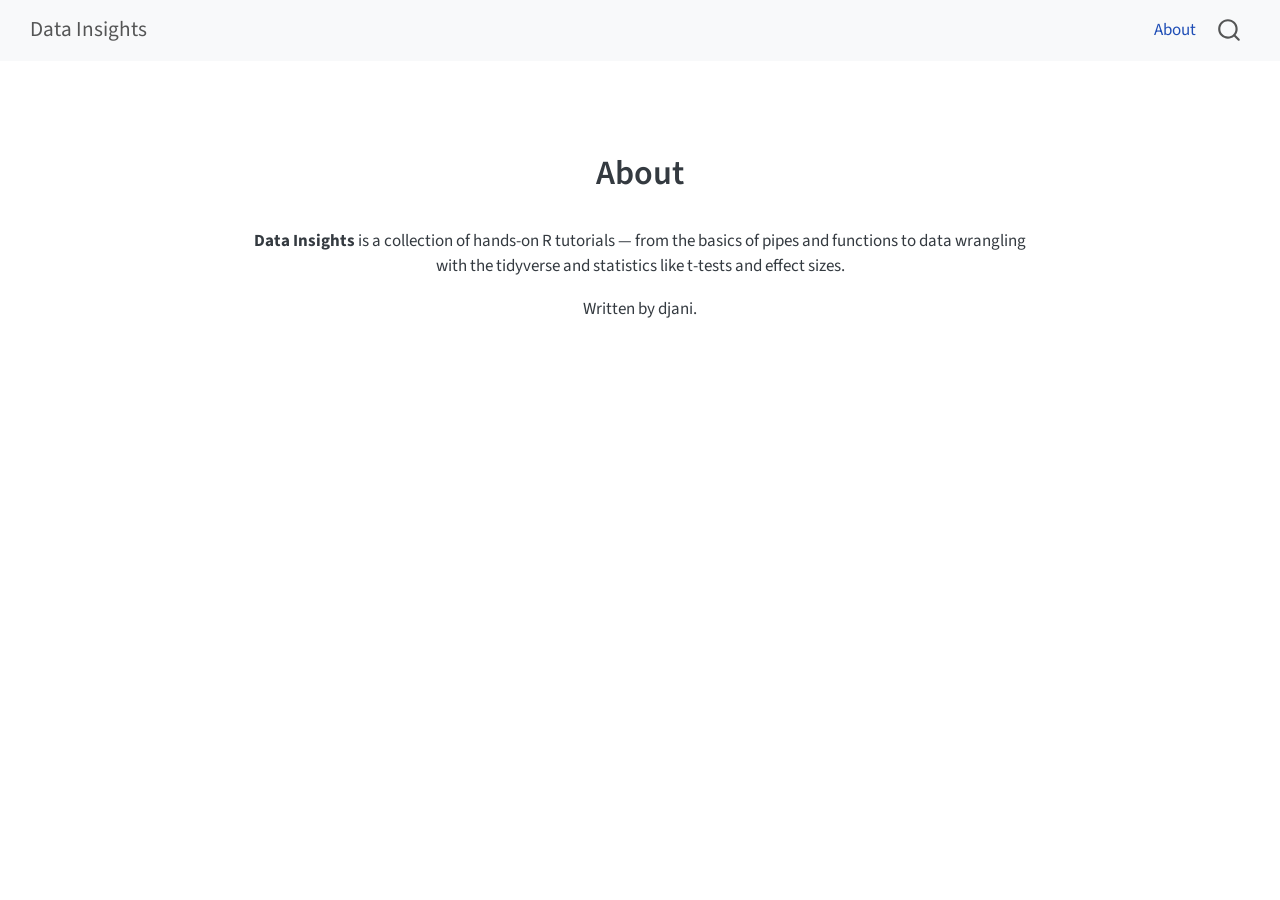
<file: about.html>
<!DOCTYPE html>
<html xmlns="http://www.w3.org/1999/xhtml" lang="en" xml:lang="en"><head>

<meta charset="utf-8">
<meta name="generator" content="quarto-1.10.18">

<meta name="viewport" content="width=device-width, initial-scale=1.0, user-scalable=yes">


<title>About – Data Insights</title>
<style>
/* Default styles provided by pandoc.
** See https://pandoc.org/MANUAL.html#variables-for-html for config info.
*/
span.smallcaps{font-variant: small-caps;}
div.columns{display: flex; gap: 1.5em;}
div.column{flex: auto;}
@media screen {
div.columns{gap: min(4vw, 1.5em);}
div.column{overflow-x: auto;}
}
div.hanging-indent{margin-left: 1.5em; text-indent: -1.5em;}
ul.task-list{list-style: none;}
ul.task-list li input[type="checkbox"] {
  width: 0.8em;
  margin: 0 0.8em 0.2em -1em; /* quarto-specific, see https://github.com/quarto-dev/quarto-cli/issues/4556 */ 
  vertical-align: middle;
}
</style>


<script src="site_libs/quarto-nav/quarto-nav.js"></script>
<script src="site_libs/quarto-nav/headroom.min.js"></script>
<script src="site_libs/clipboard/clipboard.min.js"></script>
<script src="site_libs/quarto-search/autocomplete.umd.js"></script>
<script src="site_libs/quarto-search/fuse.min.js"></script>
<script src="site_libs/quarto-search/quarto-search.js"></script>
<meta name="quarto:offset" content="./">
<script src="site_libs/quarto-html/quarto.js" type="module"></script>
<script src="site_libs/quarto-html/tabsets/tabsets.js" type="module"></script>
<script src="site_libs/quarto-html/popper.min.js"></script>
<script src="site_libs/quarto-html/tippy.umd.min.js"></script>
<link href="site_libs/quarto-html/tippy.css" rel="stylesheet">
<link href="site_libs/quarto-html/quarto-syntax-highlighting-bb62276ab45c84d9efd712f51ff97b5a.css" rel="stylesheet" id="quarto-text-highlighting-styles">
<script src="site_libs/bootstrap/bootstrap.min.js"></script>
<link href="site_libs/bootstrap/bootstrap-icons.css" rel="stylesheet">
<link href="site_libs/bootstrap/bootstrap-101545cf1cd2d34117649106470ec2fa.min.css" rel="stylesheet" append-hash="true" id="quarto-bootstrap" data-mode="light">
<script id="quarto-search-options" type="application/json">{
  "location": "navbar",
  "copy-button": false,
  "collapse-after": 3,
  "panel-placement": "end",
  "type": "overlay",
  "limit": 50,
  "keyboard-shortcut": [
    "f",
    "/",
    "s"
  ],
  "show-item-context": false,
  "language": {
    "search-no-results-text": "No results",
    "search-matching-documents-text": "matching documents",
    "search-copy-link-title": "Copy link to search",
    "search-hide-matches-text": "Hide additional matches",
    "search-more-match-text": "more match in this document",
    "search-more-matches-text": "more matches in this document",
    "search-clear-button-title": "Clear",
    "search-text-placeholder": "",
    "search-detached-cancel-button-title": "Cancel",
    "search-submit-button-title": "Submit",
    "search-label": "Search"
  }
}</script>


<link rel="stylesheet" href="styles.css">
</head>

<body class="nav-fixed fullcontent quarto-light">

<div id="quarto-search-results"></div>
  <header id="quarto-header" class="headroom fixed-top">
    <nav class="navbar navbar-expand-lg " data-bs-theme="dark">
      <div class="navbar-container container-fluid">
      <div class="navbar-brand-container mx-auto">
    <a class="navbar-brand" href="./index.html">
    <span class="navbar-title">Data Insights</span>
    </a>
  </div>
            <div id="quarto-search" class="" title="Search"></div>
          <button class="navbar-toggler" type="button" data-bs-toggle="collapse" data-bs-target="#navbarCollapse" aria-controls="navbarCollapse" role="menu" aria-expanded="false" aria-label="Toggle navigation" onclick="if (window.quartoToggleHeadroom) { window.quartoToggleHeadroom(); }">
  <span class="navbar-toggler-icon"></span>
</button>
          <div class="collapse navbar-collapse" id="navbarCollapse">
            <ul class="navbar-nav navbar-nav-scroll ms-auto">
  <li class="nav-item">
    <a class="nav-link active" href="./about.html" aria-current="page"> 
<span class="menu-text">About</span></a>
  </li>  
</ul>
          </div> <!-- /navcollapse -->
            <div class="quarto-navbar-tools">
</div>
      </div> <!-- /container-fluid -->
    </nav>
</header>
<!-- content -->
<div id="quarto-content" class="quarto-container page-columns page-rows-contents page-layout-article page-navbar">
<!-- sidebar -->
<!-- margin-sidebar -->
    
<!-- main -->
<div class="quarto-about-jolla">
 <header id="title-block-header" class="quarto-title-block default">
<div class="quarto-title">
<h1 class="title">About</h1>
</div>
<div class="quarto-title-meta">
  </div>
</header><main class="content" id="quarto-document-content">
<p><strong>Data Insights</strong> is a collection of hands-on R tutorials — from the basics of pipes and functions to data wrangling with the tidyverse and statistics like t-tests and effect sizes.</p>
<p>Written by djani.</p>


</main>  
</div>
 <!-- /main -->
<script id="quarto-html-after-body" type="application/javascript">
  window.document.addEventListener("DOMContentLoaded", function (event) {
    const isCodeAnnotation = (el) => {
      for (const clz of el.classList) {
        if (clz.startsWith('code-annotation-')) {                     
          return true;
        }
      }
      return false;
    }
    const onCopySuccess = function(e) {
      // button target
      const button = e.trigger;
      // don't keep focus
      button.blur();
      // flash "checked"
      button.classList.add('code-copy-button-checked');
      var currentTitle = button.getAttribute("title");
      button.setAttribute("title", "Copied!");
      let tooltip;
      if (window.bootstrap) {
        button.setAttribute("data-bs-toggle", "tooltip");
        button.setAttribute("data-bs-placement", "left");
        button.setAttribute("data-bs-title", "Copied!");
        tooltip = new bootstrap.Tooltip(button, 
          { trigger: "manual", 
            customClass: "code-copy-button-tooltip",
            offset: [0, -8]});
        tooltip.show();    
      }
      setTimeout(function() {
        if (tooltip) {
          tooltip.hide();
          button.removeAttribute("data-bs-title");
          button.removeAttribute("data-bs-toggle");
          button.removeAttribute("data-bs-placement");
        }
        button.setAttribute("title", currentTitle);
        button.classList.remove('code-copy-button-checked');
      }, 1000);
      // clear code selection
      e.clearSelection();
    }
    const getTextToCopy = function(trigger) {
      const outerScaffold = trigger.parentElement.cloneNode(true);
      const codeEl = outerScaffold.querySelector('code');
      for (const childEl of codeEl.children) {
        if (isCodeAnnotation(childEl)) {
          childEl.remove();
        }
      }
      return codeEl.innerText;
    }
    const clipboard = new window.ClipboardJS('.code-copy-button:not([data-in-quarto-modal])', {
      text: getTextToCopy
    });
    clipboard.on('success', onCopySuccess);
    if (window.document.getElementById('quarto-embedded-source-code-modal')) {
      const clipboardModal = new window.ClipboardJS('.code-copy-button[data-in-quarto-modal]', {
        text: getTextToCopy,
        container: window.document.getElementById('quarto-embedded-source-code-modal')
      });
      clipboardModal.on('success', onCopySuccess);
    }
      var localhostRegex = new RegExp(/^(?:http|https):\/\/localhost\:?[0-9]*\//);
      var mailtoRegex = new RegExp(/^mailto:/);
        var filterRegex = new RegExp('/' + window.location.host + '/');
      var isInternal = (href) => {
          return filterRegex.test(href) || localhostRegex.test(href) || mailtoRegex.test(href);
      }
      // Inspect non-navigation links and adorn them if external
     var links = window.document.querySelectorAll('a[href]:not(.nav-link):not(.navbar-brand):not(.toc-action):not(.sidebar-link):not(.sidebar-item-toggle):not(.pagination-link):not(.no-external):not([aria-hidden]):not(.dropdown-item):not(.quarto-navigation-tool):not(.about-link)');
      for (var i=0; i<links.length; i++) {
        const link = links[i];
        if (!isInternal(link.href)) {
          // undo the damage that might have been done by quarto-nav.js in the case of
          // links that we want to consider external
          if (link.dataset.originalHref !== undefined) {
            link.href = link.dataset.originalHref;
          }
        }
      }
    function tippyHover(el, contentFn, onTriggerFn, onUntriggerFn) {
      const config = {
        allowHTML: true,
        maxWidth: 500,
        delay: 100,
        arrow: false,
        appendTo: function(el) {
            return el.parentElement;
        },
        interactive: true,
        interactiveBorder: 10,
        theme: 'quarto',
        placement: 'bottom-start',
      };
      if (contentFn) {
        config.content = contentFn;
      }
      if (onTriggerFn) {
        config.onTrigger = onTriggerFn;
      }
      if (onUntriggerFn) {
        config.onUntrigger = onUntriggerFn;
      }
      window.tippy(el, config); 
    }
    const noterefs = window.document.querySelectorAll('a[role="doc-noteref"]');
    for (var i=0; i<noterefs.length; i++) {
      const ref = noterefs[i];
      tippyHover(ref, function() {
        // use id or data attribute instead here
        let href = ref.getAttribute('data-footnote-href') || ref.getAttribute('href');
        try { href = new URL(href).hash; } catch {}
        const id = href.replace(/^#\/?/, "");
        const note = window.document.getElementById(id);
        if (note) {
          return note.innerHTML;
        } else {
          return "";
        }
      });
    }
    const xrefs = window.document.querySelectorAll('a.quarto-xref');
    const processXRef = (id, note) => {
      // Strip column container classes
      const stripColumnClz = (el) => {
        el.classList.remove("page-full", "page-columns");
        if (el.children) {
          for (const child of el.children) {
            stripColumnClz(child);
          }
        }
      }
      stripColumnClz(note)
      if (id === null || id.startsWith('sec-')) {
        // Special case sections, only their first couple elements
        const container = document.createElement("div");
        if (note.children && note.children.length > 2) {
          container.appendChild(note.children[0].cloneNode(true));
          for (let i = 1; i < note.children.length; i++) {
            const child = note.children[i];
            if (child.tagName === "P" && child.innerText === "") {
              continue;
            } else {
              container.appendChild(child.cloneNode(true));
              break;
            }
          }
          if (window.Quarto?.typesetMath) {
            window.Quarto.typesetMath(container);
          }
          return container.innerHTML
        } else {
          if (window.Quarto?.typesetMath) {
            window.Quarto.typesetMath(note);
          }
          return note.innerHTML;
        }
      } else {
        // Remove any anchor links if they are present
        const anchorLink = note.querySelector('a.anchorjs-link');
        if (anchorLink) {
          anchorLink.remove();
        }
        if (window.Quarto?.typesetMath) {
          window.Quarto.typesetMath(note);
        }
        if (note.classList.contains("callout")) {
          return note.outerHTML;
        } else {
          return note.innerHTML;
        }
      }
    }
    for (var i=0; i<xrefs.length; i++) {
      const xref = xrefs[i];
      tippyHover(xref, undefined, function(instance) {
        instance.disable();
        let url = xref.getAttribute('href');
        let hash = undefined; 
        if (url.startsWith('#')) {
          hash = url;
        } else {
          try { hash = new URL(url).hash; } catch {}
        }
        if (hash) {
          const id = hash.replace(/^#\/?/, "");
          const note = window.document.getElementById(id);
          if (note !== null) {
            try {
              const html = processXRef(id, note.cloneNode(true));
              instance.setContent(html);
            } finally {
              instance.enable();
              instance.show();
            }
          } else {
            // See if we can fetch this
            fetch(url.split('#')[0])
            .then(res => res.text())
            .then(html => {
              const parser = new DOMParser();
              const htmlDoc = parser.parseFromString(html, "text/html");
              const note = htmlDoc.getElementById(id);
              if (note !== null) {
                const html = processXRef(id, note);
                instance.setContent(html);
              } 
            }).finally(() => {
              instance.enable();
              instance.show();
            });
          }
        } else {
          // See if we can fetch a full url (with no hash to target)
          // This is a special case and we should probably do some content thinning / targeting
          fetch(url)
          .then(res => res.text())
          .then(html => {
            const parser = new DOMParser();
            const htmlDoc = parser.parseFromString(html, "text/html");
            const note = htmlDoc.querySelector('main.content');
            if (note !== null) {
              // This should only happen for chapter cross references
              // (since there is no id in the URL)
              // remove the first header
              if (note.children.length > 0 && note.children[0].tagName === "HEADER") {
                note.children[0].remove();
              }
              const html = processXRef(null, note);
              instance.setContent(html);
            } 
          }).finally(() => {
            instance.enable();
            instance.show();
          });
        }
      }, function(instance) {
      });
    }
        let selectedAnnoteEl;
        const selectorForAnnotation = ( cell, annotation) => {
          let cellAttr = 'data-code-cell="' + cell + '"';
          let lineAttr = 'data-code-annotation="' +  annotation + '"';
          const selector = 'span[' + cellAttr + '][' + lineAttr + ']';
          return selector;
        }
        const selectCodeLines = (annoteEl) => {
          const doc = window.document;
          const targetCell = annoteEl.getAttribute("data-target-cell");
          const targetAnnotation = annoteEl.getAttribute("data-target-annotation");
          const annoteSpan = window.document.querySelector(selectorForAnnotation(targetCell, targetAnnotation));
          const lines = annoteSpan.getAttribute("data-code-lines").split(",");
          const lineIds = lines.map((line) => {
            return targetCell + "-" + line;
          })
          let top = null;
          let height = null;
          let parent = null;
          if (lineIds.length > 0) {
              //compute the position of the single el (top and bottom and make a div)
              const el = window.document.getElementById(lineIds[0]);
              top = el.offsetTop;
              height = el.offsetHeight;
              parent = el.parentElement.parentElement;
            if (lineIds.length > 1) {
              const lastEl = window.document.getElementById(lineIds[lineIds.length - 1]);
              const bottom = lastEl.offsetTop + lastEl.offsetHeight;
              height = bottom - top;
            }
            if (top !== null && height !== null && parent !== null) {
              // cook up a div (if necessary) and position it 
              let div = window.document.getElementById("code-annotation-line-highlight");
              if (div === null) {
                div = window.document.createElement("div");
                div.setAttribute("id", "code-annotation-line-highlight");
                div.style.position = 'absolute';
                parent.appendChild(div);
              }
              div.style.top = top - 2 + "px";
              div.style.height = height + 4 + "px";
              div.style.left = 0;
              let gutterDiv = window.document.getElementById("code-annotation-line-highlight-gutter");
              if (gutterDiv === null) {
                gutterDiv = window.document.createElement("div");
                gutterDiv.setAttribute("id", "code-annotation-line-highlight-gutter");
                gutterDiv.style.position = 'absolute';
                const codeCell = window.document.getElementById(targetCell);
                const gutter = codeCell.querySelector('.code-annotation-gutter');
                gutter.appendChild(gutterDiv);
              }
              gutterDiv.style.top = top - 2 + "px";
              gutterDiv.style.height = height + 4 + "px";
            }
            selectedAnnoteEl = annoteEl;
          }
        };
        const unselectCodeLines = () => {
          const elementsIds = ["code-annotation-line-highlight", "code-annotation-line-highlight-gutter"];
          elementsIds.forEach((elId) => {
            const div = window.document.getElementById(elId);
            if (div) {
              div.remove();
            }
          });
          selectedAnnoteEl = undefined;
        };
          // Handle positioning of the toggle
      window.addEventListener(
        "resize",
        throttle(() => {
          elRect = undefined;
          if (selectedAnnoteEl) {
            selectCodeLines(selectedAnnoteEl);
          }
        }, 10)
      );
      function throttle(fn, ms) {
      let throttle = false;
      let timer;
        return (...args) => {
          if(!throttle) { // first call gets through
              fn.apply(this, args);
              throttle = true;
          } else { // all the others get throttled
              if(timer) clearTimeout(timer); // cancel #2
              timer = setTimeout(() => {
                fn.apply(this, args);
                timer = throttle = false;
              }, ms);
          }
        };
      }
        // Attach click handler to the DT
        const annoteDls = window.document.querySelectorAll('dt[data-target-cell]');
        for (const annoteDlNode of annoteDls) {
          annoteDlNode.addEventListener('click', (event) => {
            const clickedEl = event.target;
            if (clickedEl !== selectedAnnoteEl) {
              unselectCodeLines();
              const activeEl = window.document.querySelector('dt[data-target-cell].code-annotation-active');
              if (activeEl) {
                activeEl.classList.remove('code-annotation-active');
              }
              selectCodeLines(clickedEl);
              clickedEl.classList.add('code-annotation-active');
            } else {
              // Unselect the line
              unselectCodeLines();
              clickedEl.classList.remove('code-annotation-active');
            }
          });
        }
    const findCites = (el) => {
      const parentEl = el.parentElement;
      if (parentEl) {
        const cites = parentEl.dataset.cites;
        if (cites) {
          return {
            el,
            cites: cites.split(' ')
          };
        } else {
          return findCites(el.parentElement)
        }
      } else {
        return undefined;
      }
    };
    var bibliorefs = window.document.querySelectorAll('a[role="doc-biblioref"]');
    for (var i=0; i<bibliorefs.length; i++) {
      const ref = bibliorefs[i];
      const citeInfo = findCites(ref);
      if (citeInfo) {
        tippyHover(citeInfo.el, function() {
          var popup = window.document.createElement('div');
          citeInfo.cites.forEach(function(cite) {
            var citeDiv = window.document.createElement('div');
            citeDiv.classList.add('hanging-indent');
            citeDiv.classList.add('csl-entry');
            var biblioDiv = window.document.getElementById('ref-' + cite);
            if (biblioDiv) {
              citeDiv.innerHTML = biblioDiv.innerHTML;
            }
            popup.appendChild(citeDiv);
          });
          return popup.innerHTML;
        });
      }
    }
  });
  </script>
</div> <!-- /content -->




</body></html>
</file>
<file: site_libs/quarto-html/tippy.css>
.tippy-box[data-animation=fade][data-state=hidden]{opacity:0}[data-tippy-root]{max-width:calc(100vw - 10px)}.tippy-box{position:relative;background-color:#333;color:#fff;border-radius:4px;font-size:14px;line-height:1.4;white-space:normal;outline:0;transition-property:transform,visibility,opacity}.tippy-box[data-placement^=top]>.tippy-arrow{bottom:0}.tippy-box[data-placement^=top]>.tippy-arrow:before{bottom:-7px;left:0;border-width:8px 8px 0;border-top-color:initial;transform-origin:center top}.tippy-box[data-placement^=bottom]>.tippy-arrow{top:0}.tippy-box[data-placement^=bottom]>.tippy-arrow:before{top:-7px;left:0;border-width:0 8px 8px;border-bottom-color:initial;transform-origin:center bottom}.tippy-box[data-placement^=left]>.tippy-arrow{right:0}.tippy-box[data-placement^=left]>.tippy-arrow:before{border-width:8px 0 8px 8px;border-left-color:initial;right:-7px;transform-origin:center left}.tippy-box[data-placement^=right]>.tippy-arrow{left:0}.tippy-box[data-placement^=right]>.tippy-arrow:before{left:-7px;border-width:8px 8px 8px 0;border-right-color:initial;transform-origin:center right}.tippy-box[data-inertia][data-state=visible]{transition-timing-function:cubic-bezier(.54,1.5,.38,1.11)}.tippy-arrow{width:16px;height:16px;color:#333}.tippy-arrow:before{content:"";position:absolute;border-color:transparent;border-style:solid}.tippy-content{position:relative;padding:5px 9px;z-index:1}
</file>
<file: site_libs/quarto-html/quarto-syntax-highlighting-bb62276ab45c84d9efd712f51ff97b5a.css>
/* quarto syntax highlight colors */
:root {
  --quarto-hl-al-color: #ff5555;
  --quarto-hl-an-color: #6a737d;
  --quarto-hl-at-color: #d73a49;
  --quarto-hl-bn-color: #005cc5;
  --quarto-hl-bu-color: #d73a49;
  --quarto-hl-ch-color: #032f62;
  --quarto-hl-co-color: #6a737d;
  --quarto-hl-cv-color: #6a737d;
  --quarto-hl-cn-color: #005cc5;
  --quarto-hl-cf-color: #d73a49;
  --quarto-hl-dt-color: #d73a49;
  --quarto-hl-dv-color: #005cc5;
  --quarto-hl-do-color: #6a737d;
  --quarto-hl-er-color: #ff5555;
  --quarto-hl-ex-color: #d73a49;
  --quarto-hl-fl-color: #005cc5;
  --quarto-hl-fu-color: #6f42c1;
  --quarto-hl-im-color: #032f62;
  --quarto-hl-in-color: #6a737d;
  --quarto-hl-kw-color: #d73a49;
  --quarto-hl-op-color: #24292e;
  --quarto-hl-pp-color: #d73a49;
  --quarto-hl-re-color: #6a737d;
  --quarto-hl-sc-color: #005cc5;
  --quarto-hl-ss-color: #032f62;
  --quarto-hl-st-color: #032f62;
  --quarto-hl-va-color: #e36209;
  --quarto-hl-vs-color: #032f62;
  --quarto-hl-wa-color: #ff5555;
}

/* other quarto variables */
:root {
  --quarto-font-monospace: SFMono-Regular, Menlo, Monaco, Consolas, "Liberation Mono", "Courier New", monospace;
}

/* syntax highlight based on Pandoc's rules */
pre > code.sourceCode > span {
  color: #24292e;
}

code.sourceCode > span {
  color: #24292e;
}

div.sourceCode,
div.sourceCode pre.sourceCode {
  color: #24292e;
}

/* Normal */
code span {
  color: #24292e;
}

/* Alert */
code span.al {
  font-weight: bold;
  color: #ff5555;
}

/* Annotation */
code span.an {
  color: #6a737d;
}

/* Attribute */
code span.at {
  color: #d73a49;
}

/* BaseN */
code span.bn {
  color: #005cc5;
}

/* BuiltIn */
code span.bu {
  color: #d73a49;
}

/* ControlFlow */
code span.cf {
  color: #d73a49;
}

/* Char */
code span.ch {
  color: #032f62;
}

/* Constant */
code span.cn {
  color: #005cc5;
}

/* Comment */
code span.co {
  color: #6a737d;
}

/* CommentVar */
code span.cv {
  color: #6a737d;
}

/* Documentation */
code span.do {
  color: #6a737d;
}

/* DataType */
code span.dt {
  color: #d73a49;
}

/* DecVal */
code span.dv {
  color: #005cc5;
}

/* Error */
code span.er {
  color: #ff5555;
  text-decoration: underline;
}

/* Extension */
code span.ex {
  font-weight: bold;
  color: #d73a49;
}

/* Float */
code span.fl {
  color: #005cc5;
}

/* Function */
code span.fu {
  color: #6f42c1;
}

/* Import */
code span.im {
  color: #032f62;
}

/* Information */
code span.in {
  color: #6a737d;
}

/* Keyword */
code span.kw {
  color: #d73a49;
}

/* Operator */
code span.op {
  color: #24292e;
}

/* Preprocessor */
code span.pp {
  color: #d73a49;
}

/* RegionMarker */
code span.re {
  color: #6a737d;
}

/* SpecialChar */
code span.sc {
  color: #005cc5;
}

/* SpecialString */
code span.ss {
  color: #032f62;
}

/* String */
code span.st {
  color: #032f62;
}

/* Variable */
code span.va {
  color: #e36209;
}

/* VerbatimString */
code span.vs {
  color: #032f62;
}

/* Warning */
code span.wa {
  color: #ff5555;
}

.prevent-inlining {
  content: "</";
}

/*# sourceMappingURL=9fff47f1860eaa1c7b80d8cbc12525ed.css.map */
</file>
<file: styles.css>
/* css styles */
</file>
